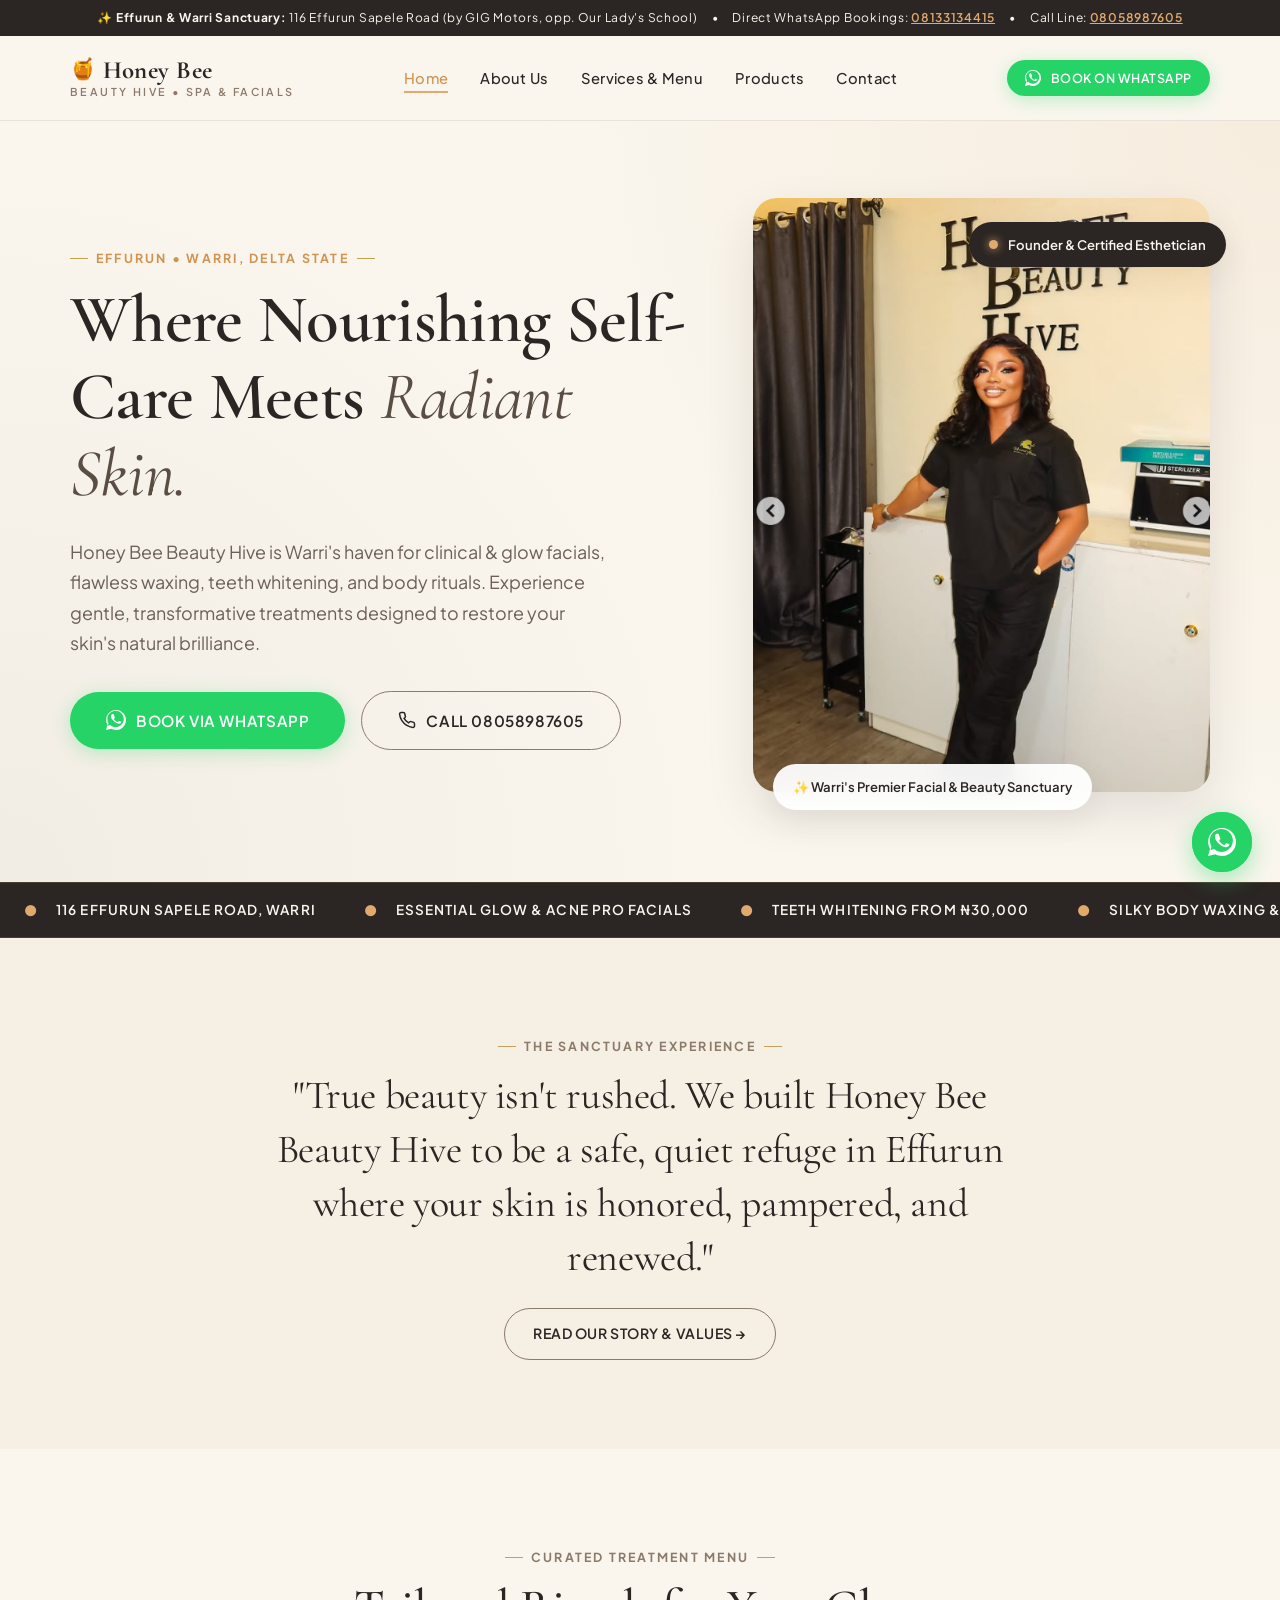
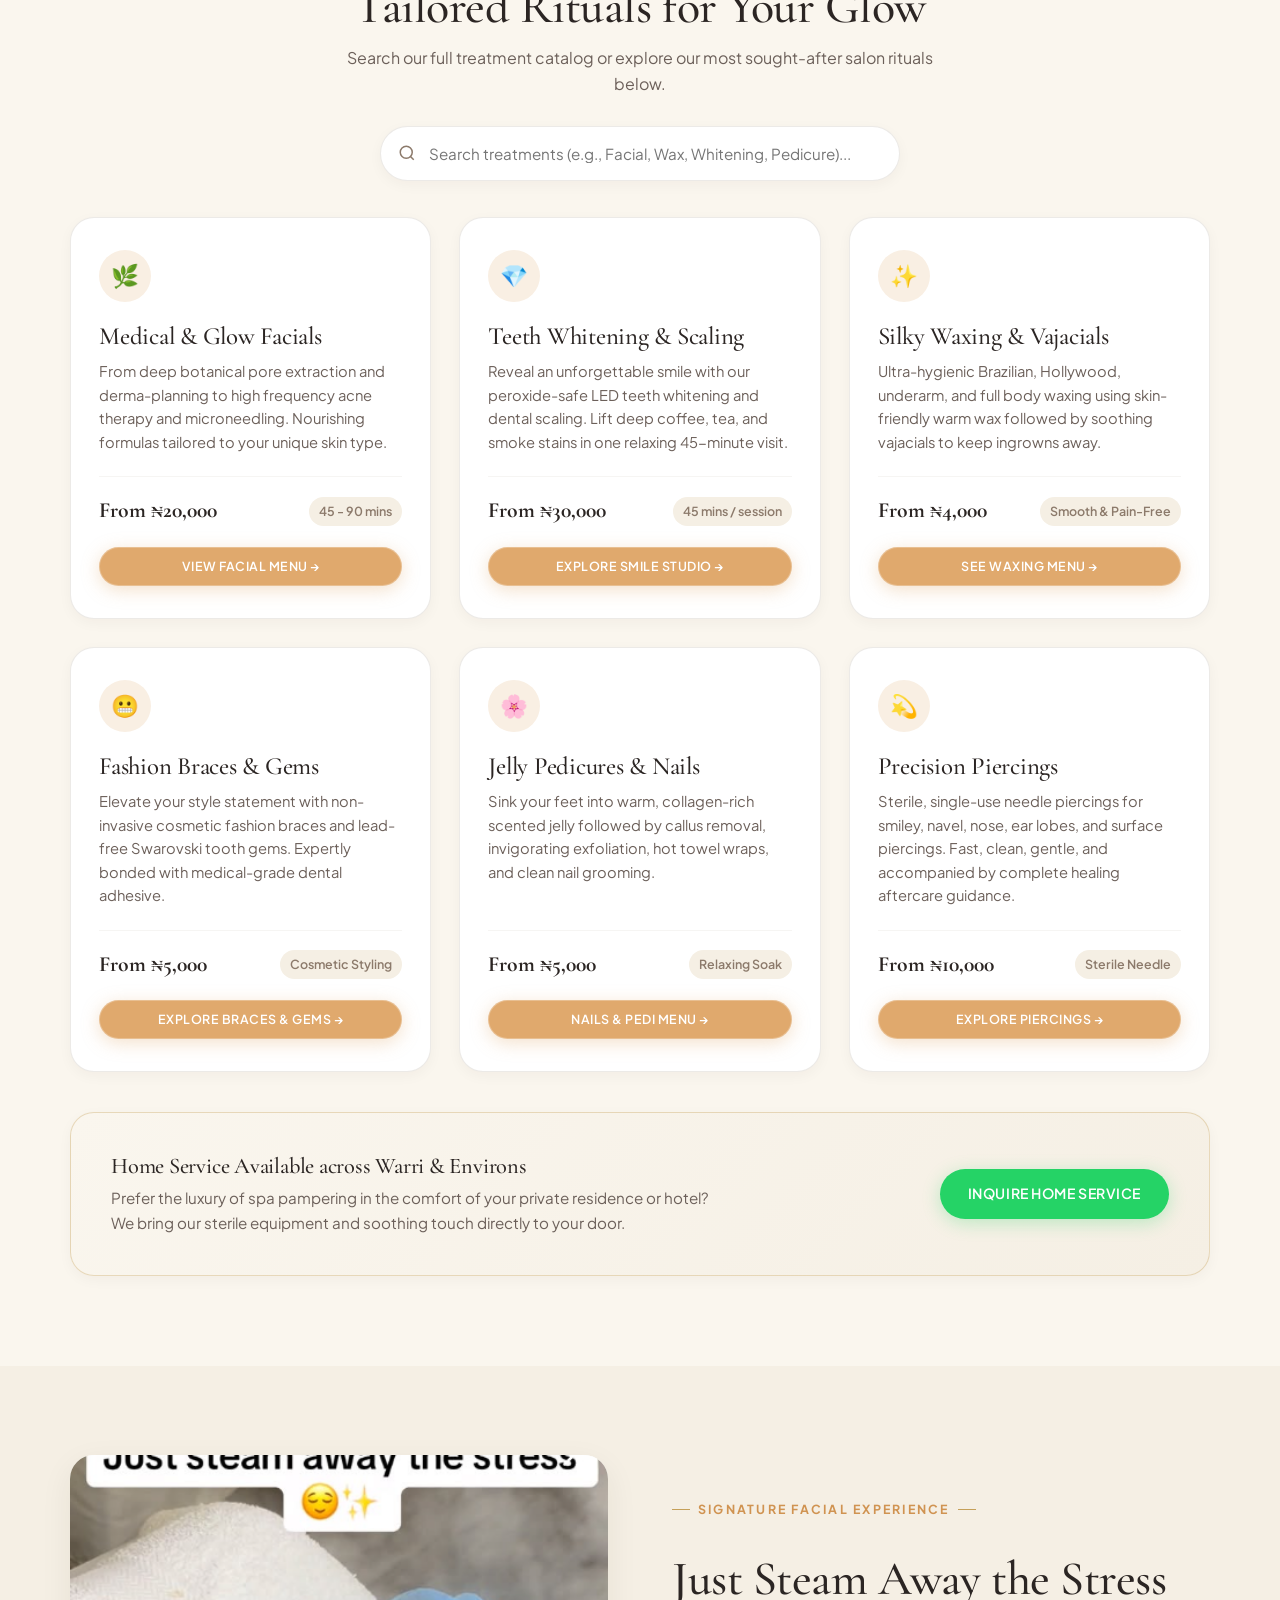
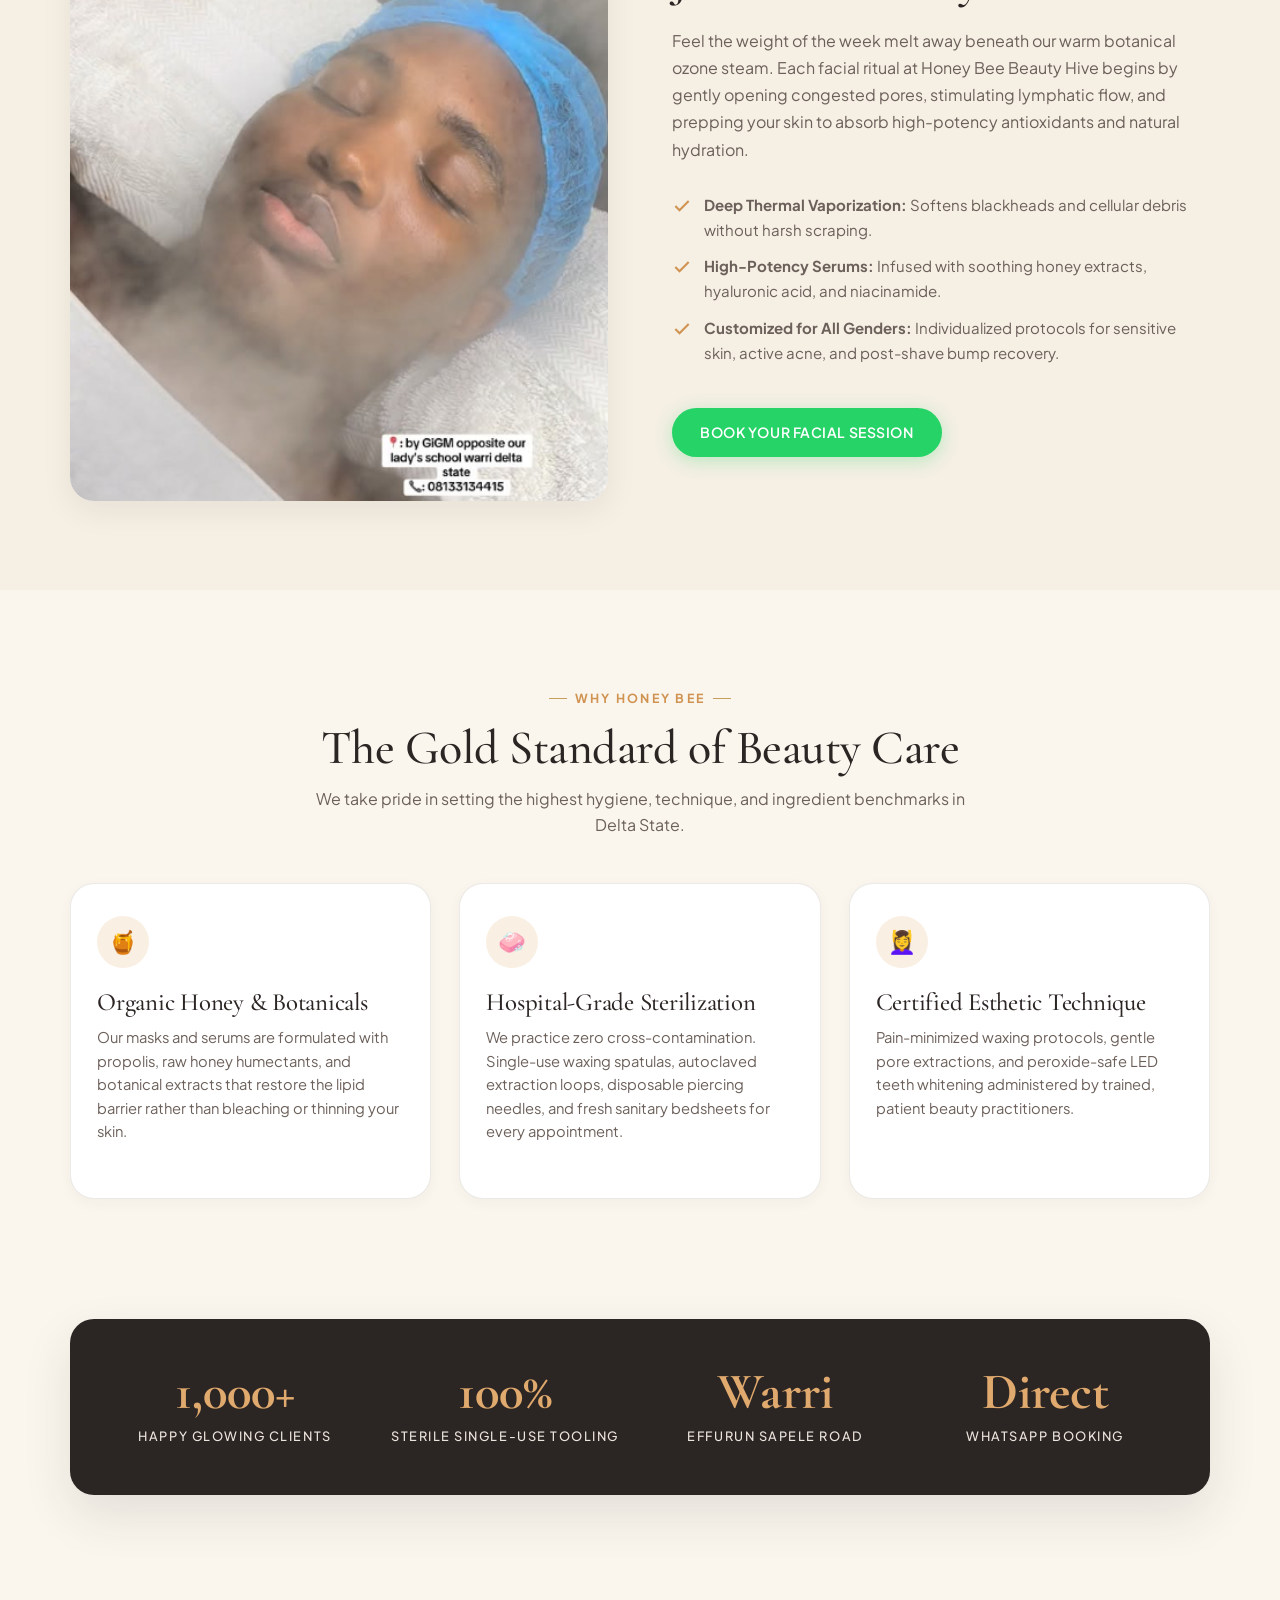
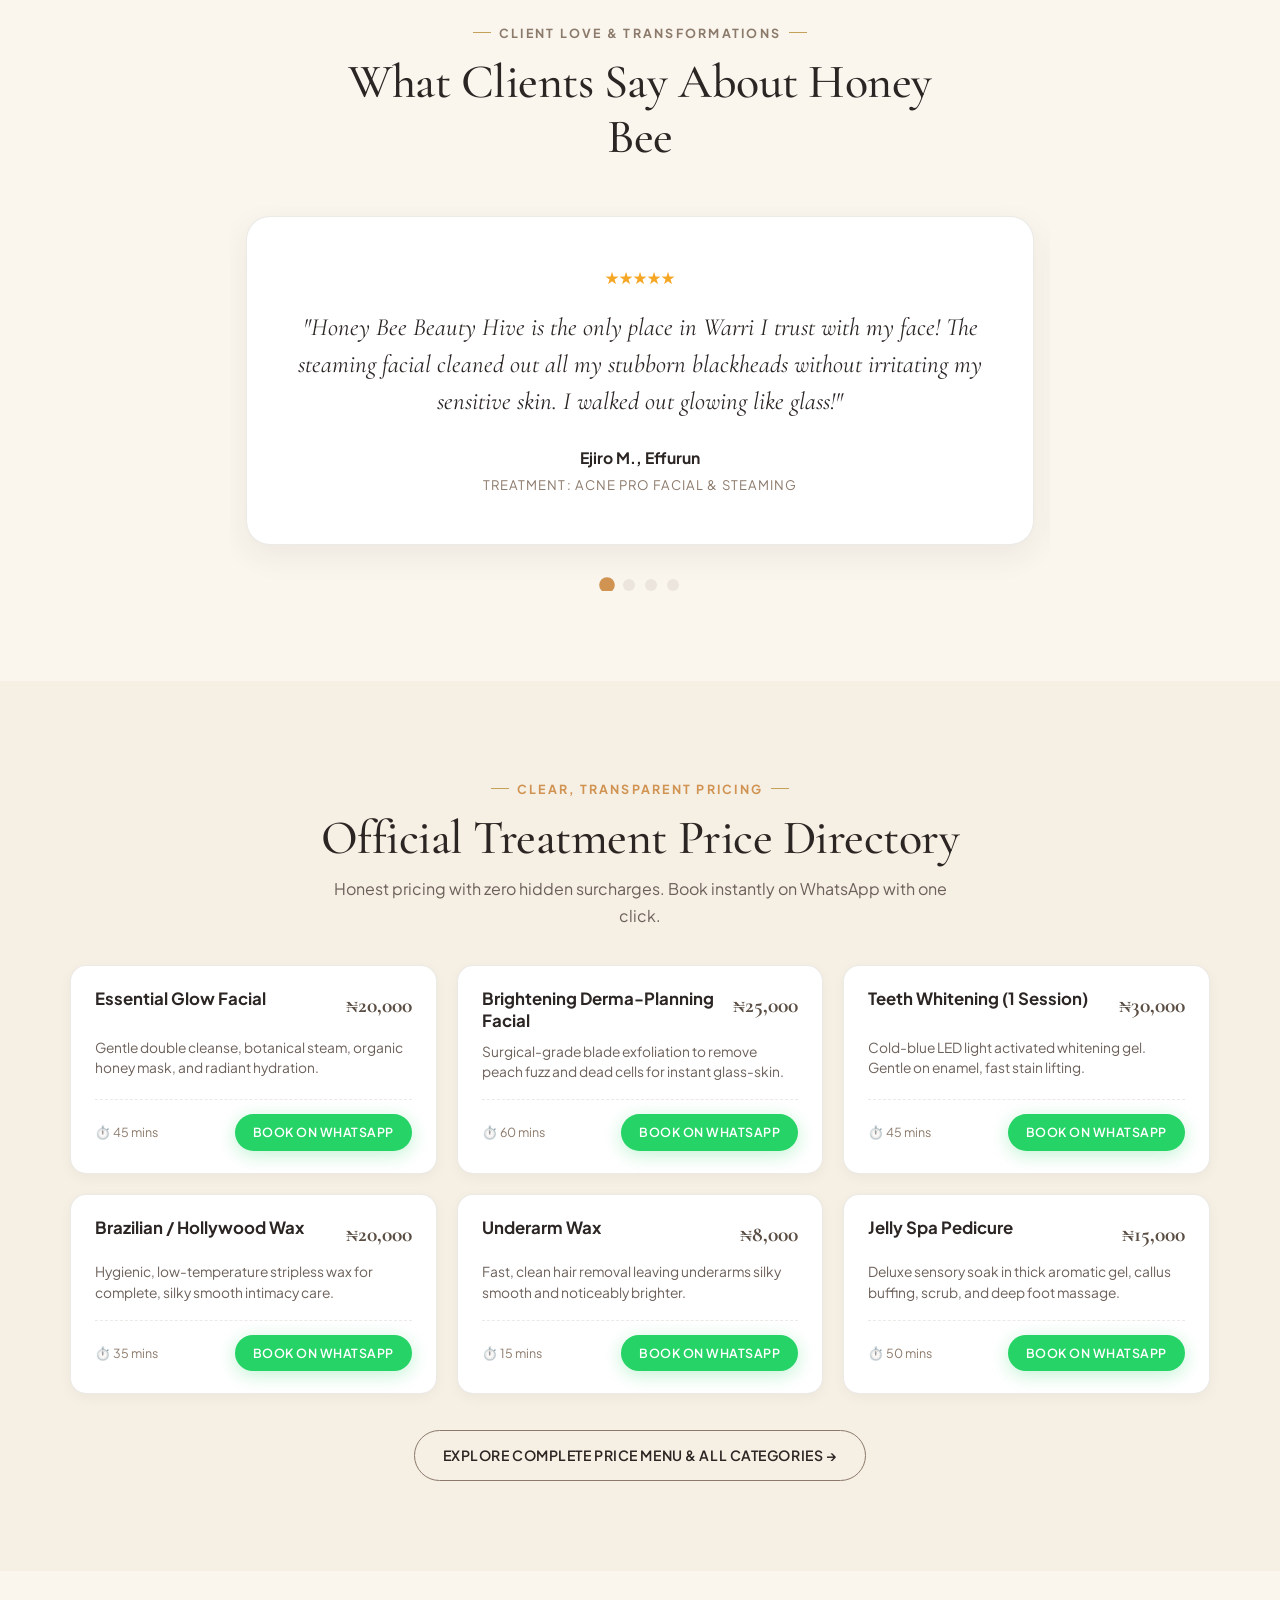
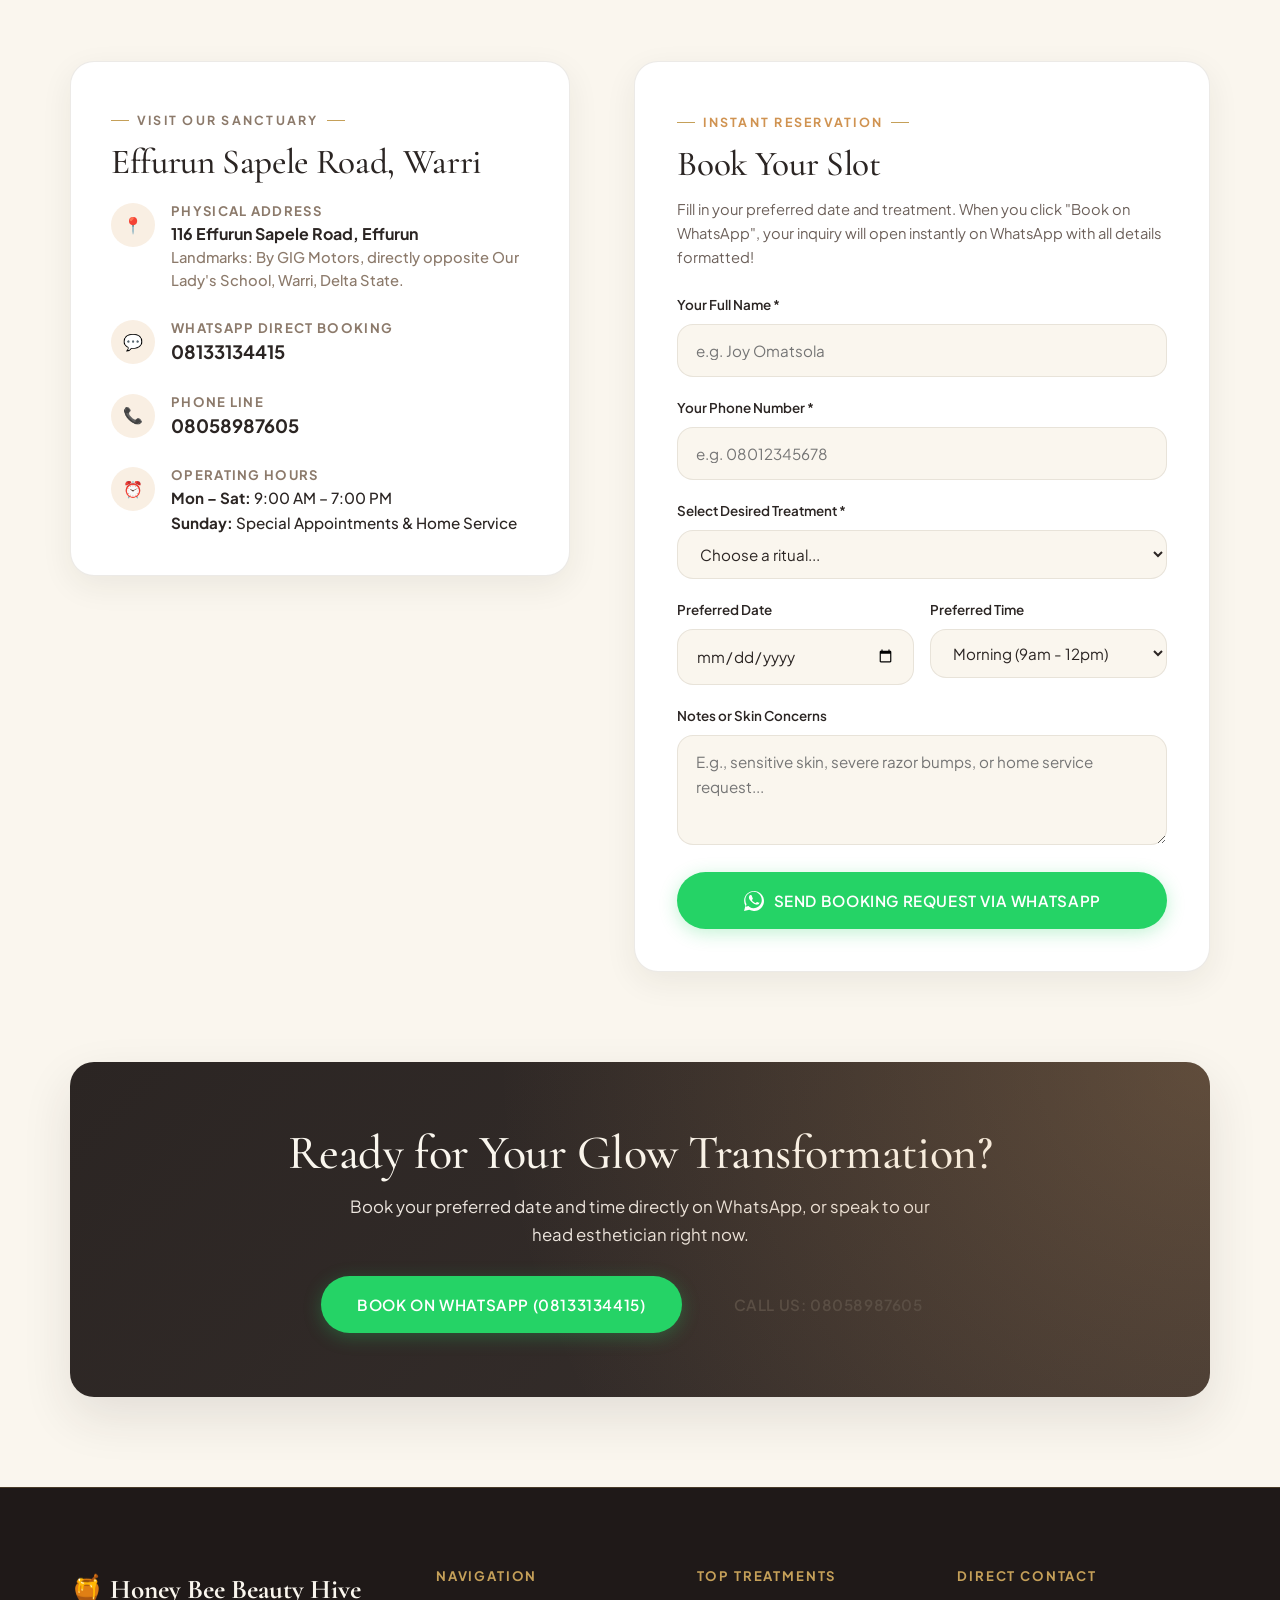
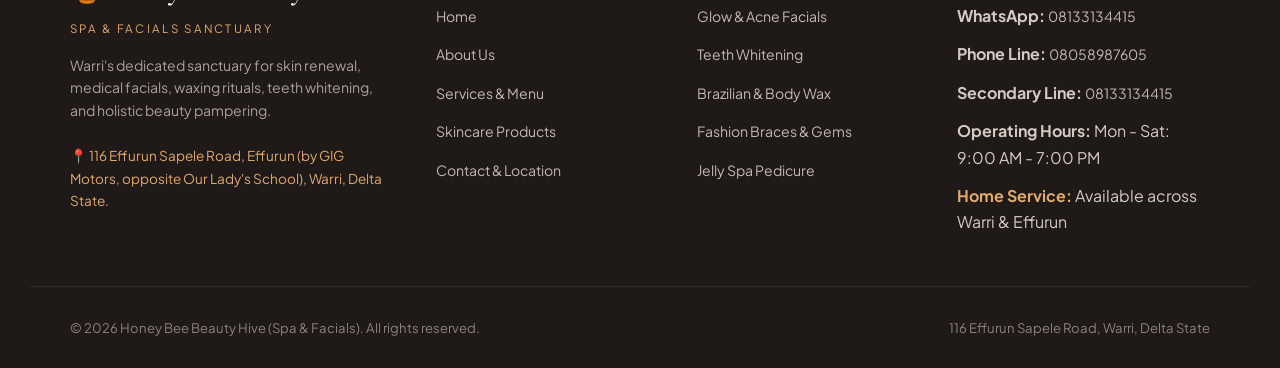
<file: index.html>
<!DOCTYPE html>
<html lang="en">
<head>
  <meta charset="UTF-8" />
  <meta name="viewport" content="width=device-width, initial-scale=1.0" />
  <title>Honey Bee Beauty Hive | Luxury Spa, Facials & Teeth Whitening in Warri, Delta State</title>
  <meta name="description" content="Honey Bee Beauty Hive (Spa & Facials) — Warri's serene beauty sanctuary for medical facials, waxing, teeth whitening, fashion braces, body care, and piercings. Located at 116 Effurun Sapele Road, Effurun, Warri." />
  <meta name="keywords" content="best facial spa in Warri, skincare spa Effurun, teeth whitening Warri, waxing in Delta State, Brazilian wax Warri, Honey Bee Beauty Hive" />
  <meta name="theme-color" content="#FAF6EE" />
  
  <!-- Favicon / Brand Icon -->
  <link rel="icon" href="data:image/svg+xml,<svg xmlns=%22http://www.w3.org/2000/svg%22 viewBox=%220 0 100 100%22><text y=%22.9em%22 font-size=%2290%22>🍯</text></svg>">
  
  <!-- CSS Stylesheet -->
  <link rel="stylesheet" href="assets/css/styles.css" />
</head>
<body>

  <!-- Top Announcement Bar -->
  <aside class="top-notice-bar" aria-label="Announcement">
    <div class="container top-notice-content">
      <span>✨ <strong>Effurun &amp; Warri Sanctuary:</strong> 116 Effurun Sapele Road (by GIG Motors, opp. Our Lady's School)</span>
      <span>•</span>
      <span>Direct WhatsApp Bookings: <a href="https://wa.me/2348133134415" target="_blank" rel="noopener">08133134415</a></span>
      <span>•</span>
      <span>Call Line: <a href="tel:+2348058987605">08058987605</a></span>
    </div>
  </aside>

  <!-- Sticky Luxury Header Navigation -->
  <header class="site-header">
    <div class="container nav-row">
      <a class="logo-lockup" href="index.html" aria-label="Honey Bee Beauty Hive Home">
        <span class="brand-title">
          <span class="bee-icon">🍯</span> Honey Bee
        </span>
        <span class="brand-tagline">Beauty Hive • Spa &amp; Facials</span>
      </a>

      <!-- Desktop Navigation -->
      <nav class="desktop-nav" aria-label="Main Navigation">
        <ul>
          <li><a class="active" href="index.html">Home</a></li>
          <li><a href="about.html">About Us</a></li>
          <li><a href="services.html">Services &amp; Menu</a></li>
          <li><a href="products.html">Products</a></li>
          <li><a href="contact.html">Contact</a></li>
        </ul>
      </nav>

      <!-- Header Direct Actions -->
      <div class="header-actions">
        <a class="btn btn-whatsapp btn-sm" href="https://wa.me/2348133134415?text=Hello%20Honey%20Bee%20Beauty%20Hive,%20I%20would%20like%20to%20book%20an%20appointment%20for%20a%20facial/spa%20treatment." target="_blank" rel="noopener">
          <svg width="16" height="16" viewBox="0 0 24 24" fill="currentColor" aria-hidden="true"><path d="M.057 24l1.687-6.163c-1.041-1.804-1.588-3.849-1.587-5.946C.06 5.348 5.397.01 12.008.01c3.202.001 6.212 1.243 8.477 3.513 2.266 2.27 3.507 5.28 3.505 8.484-.004 6.657-5.34 11.997-11.953 11.997-2.005-.001-3.973-.502-5.724-1.457L0 24zm6.59-4.846c1.6.95 3.188 1.449 4.825 1.451 5.436 0 9.86-4.37 9.864-9.799.002-2.63-1.023-5.101-2.885-6.97C16.638 1.966 14.122.94 11.5.942 6.066.942 1.642 5.312 1.637 10.742c-.002 1.772.464 3.506 1.352 5.04l-.841 3.076 3.199-.824zm11.383-5.05c-.3-.15-1.764-.87-2.038-.97-.274-.1-.474-.15-.674.15-.2.3-.77.97-.945 1.17-.175.2-.35.225-.65.075-.3-.15-1.263-.465-2.407-1.485-.89-.794-1.49-1.775-1.665-2.075-.175-.3-.019-.462.13-.611.135-.135.3-.35.45-.525.15-.175.2-.3.3-.5s.05-.375-.025-.525C10.044 7.6 9.4 6.035 9.13 5.39c-.26-.63-.53-.54-.73-.55-.19-.01-.41-.01-.61-.01-.2 0-.53.075-.81.375-.28.3-1.07 1.05-1.07 2.56 0 1.51 1.1 2.97 1.25 3.17.15.2 2.165 3.31 5.245 4.64.733.317 1.306.505 1.751.646.737.234 1.41.201 1.942.122.593-.088 1.764-.72 2.014-1.415.25-.695.25-1.29.175-1.415-.075-.125-.275-.2-.575-.35z"/></svg>
          Book on WhatsApp
        </a>
        <button id="menu-toggle" class="menu-toggle" aria-label="Toggle navigation menu">
          <svg width="26" height="26" viewBox="0 0 24 24" fill="none" stroke="currentColor" stroke-width="2"><line x1="3" y1="6" x2="21" y2="6"/><line x1="3" y1="12" x2="21" y2="12"/><line x1="3" y1="18" x2="21" y2="18"/></svg>
        </button>
      </div>
    </div>
  </header>

  <!-- Mobile Drawer Menu -->
  <aside class="mobile-drawer" id="mobile-drawer" aria-label="Mobile Navigation Drawer">
    <div class="overlay"></div>
    <div class="panel">
      <div class="drawer-top">
        <span class="logo-lockup">
          <span class="brand-title"><span class="bee-icon">🍯</span> Honey Bee</span>
          <span class="brand-tagline">Spa &amp; Facials</span>
        </span>
        <button id="drawer-close" aria-label="Close navigation menu" style="font-size:30px;line-height:1;color:var(--text-main);">&times;</button>
      </div>
      <nav class="drawer-nav">
        <ul>
          <li><a class="active" href="index.html">Home</a></li>
          <li><a href="about.html">About Us</a></li>
          <li><a href="services.html">Services &amp; Menu</a></li>
          <li><a href="products.html">Skincare Products</a></li>
          <li><a href="contact.html">Contact &amp; Visit</a></li>
        </ul>
      </nav>
      <div class="drawer-footer">
        <a class="btn btn-whatsapp" href="https://wa.me/2348133134415?text=Hello%20Honey%20Bee%20Beauty%20Hive,%20I%20would%20like%20to%20book%20an%20appointment." target="_blank" rel="noopener">Book via WhatsApp</a>
        <a class="btn btn-outline" href="tel:+2348058987605">Call 08058987605</a>
        <div class="drawer-loc">
          116 Effurun Sapele Road, Effurun (by GIG Motors, opp. Our Lady's School), Warri, Delta State
        </div>
      </div>
    </div>
  </aside>

  <!-- Hero Section -->
  <main>
    <section class="hero">
      <div class="container hero-grid">
        <div class="hero-copy">
          <div>
            <span class="eyebrow eyebrow-honey">Effurun • Warri, Delta State</span>
            <h1>Where Nourishing Self-Care Meets <em>Radiant Skin.</em></h1>
          </div>
          <p class="hero-sub">
            Honey Bee Beauty Hive is Warri's haven for clinical &amp; glow facials, flawless waxing, teeth whitening, and body rituals. Experience gentle, transformative treatments designed to restore your skin's natural brilliance.
          </p>
          <div class="hero-ctas">
            <a class="btn btn-whatsapp btn-lg" href="https://wa.me/2348133134415?text=Hello%20Honey%20Bee%20Beauty%20Hive,%20I%20would%20like%20to%20book%20an%20appointment%20for%20a%20facial/spa%20treatment." target="_blank" rel="noopener">
              <svg width="20" height="20" viewBox="0 0 24 24" fill="currentColor" aria-hidden="true"><path d="M.057 24l1.687-6.163c-1.041-1.804-1.588-3.849-1.587-5.946C.06 5.348 5.397.01 12.008.01c3.202.001 6.212 1.243 8.477 3.513 2.266 2.27 3.507 5.28 3.505 8.484-.004 6.657-5.34 11.997-11.953 11.997-2.005-.001-3.973-.502-5.724-1.457L0 24zm6.59-4.846c1.6.95 3.188 1.449 4.825 1.451 5.436 0 9.86-4.37 9.864-9.799.002-2.63-1.023-5.101-2.885-6.97C16.638 1.966 14.122.94 11.5.942 6.066.942 1.642 5.312 1.637 10.742c-.002 1.772.464 3.506 1.352 5.04l-.841 3.076 3.199-.824zm11.383-5.05c-.3-.15-1.764-.87-2.038-.97-.274-.1-.474-.15-.674.15-.2.3-.77.97-.945 1.17-.175.2-.35.225-.65.075-.3-.15-1.263-.465-2.407-1.485-.89-.794-1.49-1.775-1.665-2.075-.175-.3-.019-.462.13-.611.135-.135.3-.35.45-.525.15-.175.2-.3.3-.5s.05-.375-.025-.525C10.044 7.6 9.4 6.035 9.13 5.39c-.26-.63-.53-.54-.73-.55-.19-.01-.41-.01-.61-.01-.2 0-.53.075-.81.375-.28.3-1.07 1.05-1.07 2.56 0 1.51 1.1 2.97 1.25 3.17.15.2 2.165 3.31 5.245 4.64.733.317 1.306.505 1.751.646.737.234 1.41.201 1.942.122.593-.088 1.764-.72 2.014-1.415.25-.695.25-1.29.175-1.415-.075-.125-.275-.2-.575-.35z"/></svg>
              Book via WhatsApp
            </a>
            <a class="btn btn-outline btn-lg" href="tel:+2348058987605">
              <svg width="18" height="18" viewBox="0 0 24 24" fill="none" stroke="currentColor" stroke-width="2" aria-hidden="true"><path d="M22 16.92v3a2 2 0 0 1-2.18 2 19.79 19.79 0 0 1-8.63-3.07 19.5 19.5 0 0 1-6-6 19.79 19.79 0 0 1-3.07-8.67A2 2 0 0 1 4.11 2h3a2 2 0 0 1 2 1.72 12.84 12.84 0 0 0 .7 2.81 2 2 0 0 1-.45 2.11L8.09 9.91a16 16 0 0 0 6 6l1.27-1.27a2 2 0 0 1 2.11-.45 12.84 12.84 0 0 0 2.81.7A2 2 0 0 1 22 16.92z"></path></svg>
              Call 08058987605
            </a>
          </div>
        </div>

        <!-- Hero Featured Media (Founder & Studio Main Picture) -->
        <div class="hero-img-wrap">
          <div class="badge-float badge-float-top">
            <span class="badge-dot"></span>
            Founder &amp; Certified Esthetician
          </div>
          <div class="hero-img-frame">
            <img src="assets/images/founder.png?v=20261025" alt="Honey Bee Beauty Hive Founder &amp; Lead Esthetician at Warri Studio" width="600" height="780" fetchpriority="high" />
          </div>
          <div class="badge-float badge-float-bottom">
            <span>✨ Warri's Premier Facial &amp; Beauty Sanctuary</span>
          </div>
        </div>
      </div>
    </section>

    <!-- Animated Luxury Marquee Ticker -->
    <div class="ticker-band" aria-hidden="true">
      <div class="ticker-track">
        <span class="ticker-item"><span class="dot">●</span> 116 Effurun Sapele Road, Warri</span>
        <span class="ticker-item"><span class="dot">●</span> Essential Glow &amp; Acne Pro Facials</span>
        <span class="ticker-item"><span class="dot">●</span> Teeth Whitening from ₦30,000</span>
        <span class="ticker-item"><span class="dot">●</span> Silky Body Waxing &amp; Vajacials</span>
        <span class="ticker-item"><span class="dot">●</span> Jelly Spa Pedicures &amp; Manicures</span>
        <span class="ticker-item"><span class="dot">●</span> Fashion Braces &amp; Tooth Gems</span>
        <span class="ticker-item"><span class="dot">●</span> Instant WhatsApp Booking</span>
        
        <!-- Duplicated for seamless loop -->
        <span class="ticker-item"><span class="dot">●</span> 116 Effurun Sapele Road, Warri</span>
        <span class="ticker-item"><span class="dot">●</span> Essential Glow &amp; Acne Pro Facials</span>
        <span class="ticker-item"><span class="dot">●</span> Teeth Whitening from ₦30,000</span>
        <span class="ticker-item"><span class="dot">●</span> Silky Body Waxing &amp; Vajacials</span>
        <span class="ticker-item"><span class="dot">●</span> Jelly Spa Pedicures &amp; Manicures</span>
        <span class="ticker-item"><span class="dot">●</span> Fashion Braces &amp; Tooth Gems</span>
        <span class="ticker-item"><span class="dot">●</span> Instant WhatsApp Booking</span>
      </div>
    </div>

    <!-- The Sanctuary Hook Section -->
    <section class="section section-warm">
      <div class="container story-hook-wrap">
        <span class="eyebrow">The Sanctuary Experience</span>
        <h2 class="story-hook-quote">
          "True beauty isn't rushed. We built Honey Bee Beauty Hive to be a safe, quiet refuge in Effurun where your skin is honored, pampered, and renewed."
        </h2>
        <div style="margin-top:24px;">
          <a class="btn btn-outline" href="about.html">Read Our Story &amp; Values →</a>
        </div>
      </div>
    </section>

    <!-- Interactive Search & Featured Services Preview -->
    <section class="section">
      <div class="container">
        <div class="text-center" style="max-width:620px;margin:0 auto 28px;">
          <span class="eyebrow">Curated Treatment Menu</span>
          <h2>Tailored Rituals for Your Glow</h2>
          <p style="color:var(--text-muted);margin-top:10px;">Search our full treatment catalog or explore our most sought-after salon rituals below.</p>
        </div>

        <!-- Interactive Treatment Search (Inspired by annie-aesthetics) -->
        <div class="search-filter-wrap">
          <div class="search-input-box">
            <svg class="search-icon" width="18" height="18" viewBox="0 0 24 24" fill="none" stroke="currentColor" stroke-width="2"><circle cx="11" cy="11" r="8"/><line x1="21" y1="21" x2="16.65" y2="16.65"/></svg>
            <input type="search" id="home-search" placeholder="Search treatments (e.g., Facial, Wax, Whitening, Pedicure)..." autocomplete="off" />
          </div>
          <div class="search-results-dropdown" id="home-search-results"></div>
        </div>

        <!-- Featured Service Cards Grid -->
        <div class="services-grid">
          
          <!-- Card 1: Facials -->
          <article class="service-card">
            <div class="service-card-icon">🌿</div>
            <h3>Medical &amp; Glow Facials</h3>
            <p>From deep botanical pore extraction and derma-planning to high frequency acne therapy and microneedling. Nourishing formulas tailored to your unique skin type.</p>
            <div class="service-card-meta">
              <span class="price-tag">From ₦20,000</span>
              <span class="duration-tag">45 - 90 mins</span>
            </div>
            <a class="btn btn-primary btn-sm" href="services.html#facials">View Facial Menu →</a>
          </article>

          <!-- Card 2: Teeth Aesthetics -->
          <article class="service-card">
            <div class="service-card-icon">💎</div>
            <h3>Teeth Whitening &amp; Scaling</h3>
            <p>Reveal an unforgettable smile with our peroxide-safe LED teeth whitening and dental scaling. Lift deep coffee, tea, and smoke stains in one relaxing 45-minute visit.</p>
            <div class="service-card-meta">
              <span class="price-tag">From ₦30,000</span>
              <span class="duration-tag">45 mins / session</span>
            </div>
            <a class="btn btn-primary btn-sm" href="services.html#teeth">Explore Smile Studio →</a>
          </article>

          <!-- Card 3: Silky Waxing -->
          <article class="service-card">
            <div class="service-card-icon">✨</div>
            <h3>Silky Waxing &amp; Vajacials</h3>
            <p>Ultra-hygienic Brazilian, Hollywood, underarm, and full body waxing using skin-friendly warm wax followed by soothing vajacials to keep ingrowns away.</p>
            <div class="service-card-meta">
              <span class="price-tag">From ₦4,000</span>
              <span class="duration-tag">Smooth &amp; Pain-Free</span>
            </div>
            <a class="btn btn-primary btn-sm" href="services.html#waxing">See Waxing Menu →</a>
          </article>

          <!-- Card 4: Fashion Braces & Gems -->
          <article class="service-card">
            <div class="service-card-icon">😬</div>
            <h3>Fashion Braces &amp; Gems</h3>
            <p>Elevate your style statement with non-invasive cosmetic fashion braces and lead-free Swarovski tooth gems. Expertly bonded with medical-grade dental adhesive.</p>
            <div class="service-card-meta">
              <span class="price-tag">From ₦5,000</span>
              <span class="duration-tag">Cosmetic Styling</span>
            </div>
            <a class="btn btn-primary btn-sm" href="services.html#braces">Explore Braces &amp; Gems →</a>
          </article>

          <!-- Card 5: Pedicure & Manicure -->
          <article class="service-card">
            <div class="service-card-icon">🌸</div>
            <h3>Jelly Pedicures &amp; Nails</h3>
            <p>Sink your feet into warm, collagen-rich scented jelly followed by callus removal, invigorating exfoliation, hot towel wraps, and clean nail grooming.</p>
            <div class="service-card-meta">
              <span class="price-tag">From ₦5,000</span>
              <span class="duration-tag">Relaxing Soak</span>
            </div>
            <a class="btn btn-primary btn-sm" href="services.html#pedicure">Nails &amp; Pedi Menu →</a>
          </article>

          <!-- Card 6: Studio Piercings -->
          <article class="service-card">
            <div class="service-card-icon">💫</div>
            <h3>Precision Piercings</h3>
            <p>Sterile, single-use needle piercings for smiley, navel, nose, ear lobes, and surface piercings. Fast, clean, gentle, and accompanied by complete healing aftercare guidance.</p>
            <div class="service-card-meta">
              <span class="price-tag">From ₦10,000</span>
              <span class="duration-tag">Sterile Needle</span>
            </div>
            <a class="btn btn-primary btn-sm" href="services.html#piercings">Explore Piercings →</a>
          </article>

        </div>

        <!-- Benchmark Feature: Home Service Box -->
        <div class="home-service-banner">
          <div class="home-service-text">
            <h4>Home Service Available across Warri &amp; Environs</h4>
            <p>Prefer the luxury of spa pampering in the comfort of your private residence or hotel? We bring our sterile equipment and soothing touch directly to your door.</p>
          </div>
          <a class="btn btn-whatsapp" href="https://wa.me/2348133134415?text=Hello%20Honey%20Bee%20Beauty%20Hive,%20I%20am%20inquiring%20about%20Home%20Service%20availability%20in%20Warri." target="_blank" rel="noopener">Inquire Home Service</a>
        </div>
      </div>
    </section>

    <!-- Visual Spotlight: Facial Steaming Ritual (User Photo 2) -->
    <section class="section section-warm">
      <div class="container spotlight-grid">
        <div class="spotlight-img-frame">
          <img src="assets/images/facial-steam.png" alt="Steam away stress with our warm facial hydration at Honey Bee Beauty Hive" width="560" height="700" loading="lazy" />
        </div>
        <div class="spotlight-copy">
          <span class="eyebrow eyebrow-honey">Signature Facial Experience</span>
          <h2>Just Steam Away the Stress</h2>
          <p style="color:var(--text-muted);line-height:1.7;">
            Feel the weight of the week melt away beneath our warm botanical ozone steam. Each facial ritual at Honey Bee Beauty Hive begins by gently opening congested pores, stimulating lymphatic flow, and prepping your skin to absorb high-potency antioxidants and natural hydration.
          </p>
          <div class="spotlight-points">
            <div class="spotlight-point">
              <svg width="20" height="20" viewBox="0 0 24 24" fill="none" stroke="currentColor" stroke-width="2.5"><polyline points="20 6 9 17 4 12"/></svg>
              <span><strong>Deep Thermal Vaporization:</strong> Softens blackheads and cellular debris without harsh scraping.</span>
            </div>
            <div class="spotlight-point">
              <svg width="20" height="20" viewBox="0 0 24 24" fill="none" stroke="currentColor" stroke-width="2.5"><polyline points="20 6 9 17 4 12"/></svg>
              <span><strong>High-Potency Serums:</strong> Infused with soothing honey extracts, hyaluronic acid, and niacinamide.</span>
            </div>
            <div class="spotlight-point">
              <svg width="20" height="20" viewBox="0 0 24 24" fill="none" stroke="currentColor" stroke-width="2.5"><polyline points="20 6 9 17 4 12"/></svg>
              <span><strong>Customized for All Genders:</strong> Individualized protocols for sensitive skin, active acne, and post-shave bump recovery.</span>
            </div>
          </div>
          <div style="margin-top:12px;">
            <a class="btn btn-whatsapp" href="https://wa.me/2348133134415?text=Hello%20Honey%20Bee%20Beauty%20Hive,%20I%20would%20like%20to%20book%20a%20Steaming%20Glow%20Facial%20session." target="_blank" rel="noopener">Book Your Facial Session</a>
          </div>
        </div>
      </div>
    </section>

    <!-- Why Choose Us / Benefits Section -->
    <section class="section">
      <div class="container">
        <div class="text-center" style="max-width:650px;margin:0 auto 44px;">
          <span class="eyebrow eyebrow-honey">Why Honey Bee</span>
          <h2>The Gold Standard of Beauty Care</h2>
          <p style="color:var(--text-muted);margin-top:10px;">We take pride in setting the highest hygiene, technique, and ingredient benchmarks in Delta State.</p>
        </div>

        <div class="services-grid">
          <div class="service-card" style="padding:32px 26px;">
            <div class="service-card-icon">🍯</div>
            <h3>Organic Honey &amp; Botanicals</h3>
            <p>Our masks and serums are formulated with propolis, raw honey humectants, and botanical extracts that restore the lipid barrier rather than bleaching or thinning your skin.</p>
          </div>

          <div class="service-card" style="padding:32px 26px;">
            <div class="service-card-icon">🧼</div>
            <h3>Hospital-Grade Sterilization</h3>
            <p>We practice zero cross-contamination. Single-use waxing spatulas, autoclaved extraction loops, disposable piercing needles, and fresh sanitary bedsheets for every appointment.</p>
          </div>

          <div class="service-card" style="padding:32px 26px;">
            <div class="service-card-icon">💆‍♀️</div>
            <h3>Certified Esthetic Technique</h3>
            <p>Pain-minimized waxing protocols, gentle pore extractions, and peroxide-safe LED teeth whitening administered by trained, patient beauty practitioners.</p>
          </div>
        </div>
      </div>
    </section>

    <!-- Key Statistics Row -->
    <section class="container" style="padding-top:10px;padding-bottom:10px;">
      <div class="stats-banner">
        <div class="stats-grid">
          <div>
            <div class="stat-num">1,000+</div>
            <div class="stat-label">Happy Glowing Clients</div>
          </div>
          <div>
            <div class="stat-num">100%</div>
            <div class="stat-label">Sterile Single-Use Tooling</div>
          </div>
          <div>
            <div class="stat-num">Warri</div>
            <div class="stat-label">Effurun Sapele Road</div>
          </div>
          <div>
            <div class="stat-num">Direct</div>
            <div class="stat-label">WhatsApp Booking</div>
          </div>
        </div>
      </div>
    </section>

    <!-- Verified Client Reviews & Testimonials Carousel -->
    <section class="section reviews-section">
      <div class="container">
        <div class="text-center" style="max-width:600px;margin:0 auto;">
          <span class="eyebrow">Client Love &amp; Transformations</span>
          <h2>What Clients Say About Honey Bee</h2>
        </div>

        <div class="review-slider-wrap">
          <div class="review-track" id="review-track">
            
            <!-- Slide 1 -->
            <div class="review-slide">
              <div class="review-card">
                <div class="review-stars">★★★★★</div>
                <blockquote class="review-quote">
                  "Honey Bee Beauty Hive is the only place in Warri I trust with my face! The steaming facial cleaned out all my stubborn blackheads without irritating my sensitive skin. I walked out glowing like glass!"
                </blockquote>
                <div class="review-meta">
                  <span class="author-name">Ejiro M., Effurun</span>
                  <span class="service-booked">Treatment: Acne Pro Facial &amp; Steaming</span>
                </div>
              </div>
            </div>

            <!-- Slide 2 -->
            <div class="review-slide">
              <div class="review-card">
                <div class="review-stars">★★★★★</div>
                <blockquote class="review-quote">
                  "My underarms have never felt this smooth! Their waxing is fast, neat, and virtually painless. Plus, the location by GIG Motors opposite Our Lady's School is super accessible with safe parking."
                </blockquote>
                <div class="review-meta">
                  <span class="author-name">Blessing O., Warri</span>
                  <span class="service-booked">Treatment: Underarm Waxing &amp; Vajacial</span>
                </div>
              </div>
            </div>

            <!-- Slide 3 -->
            <div class="review-slide">
              <div class="review-card">
                <div class="review-stars">★★★★★</div>
                <blockquote class="review-quote">
                  "I was nervous about teeth whitening because of sensitivity, but 45 minutes with Honey Bee gave me 3 shades brighter smile without any ache. Truly top-tier luxury in Delta State."
                </blockquote>
                <div class="review-meta">
                  <span class="author-name">David T., Enerhen</span>
                  <span class="service-booked">Treatment: 45-Min Teeth Whitening Session</span>
                </div>
              </div>
            </div>

            <!-- Slide 4 -->
            <div class="review-slide">
              <div class="review-card">
                <div class="review-stars">★★★★★</div>
                <blockquote class="review-quote">
                  "As a man, finding a spa where you feel comfortable and properly cared for is rare. The beards and bumps treatment cleared my razor bumps within 10 days. Exceptional professionalism!"
                </blockquote>
                <div class="review-meta">
                  <span class="author-name">Kelvin A., Warri</span>
                  <span class="service-booked">Treatment: Men's Facial &amp; Beard Treatment</span>
                </div>
              </div>
            </div>

          </div>
          <div class="review-dots" id="review-dots"></div>
        </div>
      </div>
    </section>

    <!-- Master Price Menu Preview Section (Strictly Separated from Photos) -->
    <section class="section section-warm">
      <div class="container">
        <div class="text-center" style="max-width:650px;margin:0 auto 36px;">
          <span class="eyebrow eyebrow-honey">Clear, Transparent Pricing</span>
          <h2>Official Treatment Price Directory</h2>
          <p style="color:var(--text-muted);margin-top:10px;">Honest pricing with zero hidden surcharges. Book instantly on WhatsApp with one click.</p>
        </div>

        <div class="pricing-list-grid">
          
          <!-- Item 1 -->
          <div class="pricing-item-card">
            <div class="pricing-item-top">
              <div class="pricing-item-name">Essential Glow Facial</div>
              <div class="pricing-item-price">₦20,000</div>
            </div>
            <p class="pricing-item-desc">Gentle double cleanse, botanical steam, organic honey mask, and radiant hydration.</p>
            <div class="pricing-item-actions">
              <span class="pricing-duration">⏱️ 45 mins</span>
              <a class="btn btn-whatsapp btn-sm" href="https://wa.me/2348133134415?text=Hello%20Honey%20Bee,%20I%20would%20like%20to%20book%20the%20Essential%20Glow%20Facial%20(₦20,000)." target="_blank" rel="noopener">Book on WhatsApp</a>
            </div>
          </div>

          <!-- Item 2 -->
          <div class="pricing-item-card">
            <div class="pricing-item-top">
              <div class="pricing-item-name">Brightening Derma-Planning Facial</div>
              <div class="pricing-item-price">₦25,000</div>
            </div>
            <p class="pricing-item-desc">Surgical-grade blade exfoliation to remove peach fuzz and dead cells for instant glass-skin.</p>
            <div class="pricing-item-actions">
              <span class="pricing-duration">⏱️ 60 mins</span>
              <a class="btn btn-whatsapp btn-sm" href="https://wa.me/2348133134415?text=Hello%20Honey%20Bee,%20I%20would%20like%20to%20book%20the%20Brightening%20Derma-planning%20Facial%20(₦25,000)." target="_blank" rel="noopener">Book on WhatsApp</a>
            </div>
          </div>

          <!-- Item 3 -->
          <div class="pricing-item-card">
            <div class="pricing-item-top">
              <div class="pricing-item-name">Teeth Whitening (1 Session)</div>
              <div class="pricing-item-price">₦30,000</div>
            </div>
            <p class="pricing-item-desc">Cold-blue LED light activated whitening gel. Gentle on enamel, fast stain lifting.</p>
            <div class="pricing-item-actions">
              <span class="pricing-duration">⏱️ 45 mins</span>
              <a class="btn btn-whatsapp btn-sm" href="https://wa.me/2348133134415?text=Hello%20Honey%20Bee,%20I%20would%20like%20to%20book%20Teeth%20Whitening%201%20Session%20(₦30,000)." target="_blank" rel="noopener">Book on WhatsApp</a>
            </div>
          </div>

          <!-- Item 4 -->
          <div class="pricing-item-card">
            <div class="pricing-item-top">
              <div class="pricing-item-name">Brazilian / Hollywood Wax</div>
              <div class="pricing-item-price">₦20,000</div>
            </div>
            <p class="pricing-item-desc">Hygienic, low-temperature stripless wax for complete, silky smooth intimacy care.</p>
            <div class="pricing-item-actions">
              <span class="pricing-duration">⏱️ 35 mins</span>
              <a class="btn btn-whatsapp btn-sm" href="https://wa.me/2348133134415?text=Hello%20Honey%20Bee,%20I%20would%20like%20to%20book%20Brazilian/Hollywood%20Wax%20(₦20,000)." target="_blank" rel="noopener">Book on WhatsApp</a>
            </div>
          </div>

          <!-- Item 5 -->
          <div class="pricing-item-card">
            <div class="pricing-item-top">
              <div class="pricing-item-name">Underarm Wax</div>
              <div class="pricing-item-price">₦8,000</div>
            </div>
            <p class="pricing-item-desc">Fast, clean hair removal leaving underarms silky smooth and noticeably brighter.</p>
            <div class="pricing-item-actions">
              <span class="pricing-duration">⏱️ 15 mins</span>
              <a class="btn btn-whatsapp btn-sm" href="https://wa.me/2348133134415?text=Hello%20Honey%20Bee,%20I%20would%20like%20to%20book%20Underarm%20Wax%20(₦8,000)." target="_blank" rel="noopener">Book on WhatsApp</a>
            </div>
          </div>

          <!-- Item 6 -->
          <div class="pricing-item-card">
            <div class="pricing-item-top">
              <div class="pricing-item-name">Jelly Spa Pedicure</div>
              <div class="pricing-item-price">₦15,000</div>
            </div>
            <p class="pricing-item-desc">Deluxe sensory soak in thick aromatic gel, callus buffing, scrub, and deep foot massage.</p>
            <div class="pricing-item-actions">
              <span class="pricing-duration">⏱️ 50 mins</span>
              <a class="btn btn-whatsapp btn-sm" href="https://wa.me/2348133134415?text=Hello%20Honey%20Bee,%20I%20would%20like%20to%20book%20the%20Jelly%20Pedicure%20(₦15,000)." target="_blank" rel="noopener">Book on WhatsApp</a>
            </div>
          </div>

        </div>

        <div class="text-center" style="margin-top:36px;">
          <a class="btn btn-outline" href="services.html">Explore Complete Price Menu &amp; All Categories →</a>
        </div>
      </div>
    </section>

    <!-- On-Page Quick WhatsApp Booking Form & Direct Contact -->
    <section class="section">
      <div class="container contact-grid">
        
        <!-- Sanctuary Location Info -->
        <div class="contact-info-card">
          <span class="eyebrow">Visit Our Sanctuary</span>
          <h2 style="font-size:2.2rem;margin-bottom:20px;">Effurun Sapele Road, Warri</h2>
          
          <div class="contact-detail-row">
            <div class="contact-icon-box">📍</div>
            <div class="contact-text-box">
              <h5>Physical Address</h5>
              <p>
                <strong>116 Effurun Sapele Road, Effurun</strong><br>
                <span style="color:var(--brand-taupe);font-size:0.92rem;">Landmarks: By GIG Motors, directly opposite Our Lady's School, Warri, Delta State.</span>
              </p>
            </div>
          </div>

          <div class="contact-detail-row">
            <div class="contact-icon-box">💬</div>
            <div class="contact-text-box">
              <h5>WhatsApp Direct Booking</h5>
              <p>
                <a href="https://wa.me/2348133134415?text=Hello%20Honey%20Bee%20Beauty%20Hive,%20I%20would%20like%20to%20book%20an%20appointment." target="_blank" rel="noopener" style="font-weight:700;color:var(--text-main);font-size:1.15rem;">
                  08133134415
                </a>
              </p>
            </div>
          </div>

          <div class="contact-detail-row">
            <div class="contact-icon-box">📞</div>
            <div class="contact-text-box">
              <h5>Phone Line</h5>
              <p>
                <a href="tel:+2348058987605" style="font-weight:700;color:var(--text-main);font-size:1.15rem;">
                  08058987605
                </a>
              </p>
            </div>
          </div>

          <div class="contact-detail-row" style="margin-bottom:0;">
            <div class="contact-icon-box">⏰</div>
            <div class="contact-text-box">
              <h5>Operating Hours</h5>
              <p style="font-size:0.95rem;line-height:1.6;">
                <strong>Mon – Sat:</strong> 9:00 AM – 7:00 PM<br>
                <strong>Sunday:</strong> Special Appointments &amp; Home Service
              </p>
            </div>
          </div>
        </div>

        <!-- Direct WhatsApp Booking Form -->
        <div class="booking-form-card">
          <span class="eyebrow eyebrow-honey">Instant Reservation</span>
          <h2 style="font-size:2.2rem;margin-bottom:12px;">Book Your Slot</h2>
          <p style="color:var(--text-muted);font-size:0.92rem;margin-bottom:24px;">
            Fill in your preferred date and treatment. When you click "Book on WhatsApp", your inquiry will open instantly on WhatsApp with all details formatted!
          </p>

          <form id="appointment-inquiry-form">
            <div class="form-group">
              <label for="client-name">Your Full Name *</label>
              <input type="text" id="client-name" class="form-control" placeholder="e.g. Joy Omatsola" required />
            </div>

            <div class="form-group">
              <label for="client-phone">Your Phone Number *</label>
              <input type="tel" id="client-phone" class="form-control" placeholder="e.g. 08012345678" required />
            </div>

            <div class="form-group">
              <label for="treatment-selected">Select Desired Treatment *</label>
              <select id="treatment-selected" class="form-control" required>
                <option value="" disabled selected>Choose a ritual...</option>
                <option value="Essential Glow Facial (₦20,000)">Essential Glow Facial — ₦20,000</option>
                <option value="Brightening Derma-planning Facial (₦25,000)">Brightening Derma-planning Facial — ₦25,000</option>
                <option value="High Frequency Acne Facial (₦30,000)">High Frequency Acne Facial — ₦30,000</option>
                <option value="Acne Pro Clinical Facial (₦40,000)">Acne Pro Clinical Facial — ₦40,000</option>
                <option value="Teeth Whitening 1 Session (₦30,000)">Teeth Whitening 1 Session — ₦30,000</option>
                <option value="Teeth Whitening 2 Sessions (₦55,000)">Teeth Whitening 2 Sessions — ₦55,000</option>
                <option value="Teeth Whitening 3 Sessions (₦80,000)">Teeth Whitening 3 Sessions — ₦80,000</option>
                <option value="Teeth Scaling & Polishing (₦20,000+)">Teeth Scaling & Polishing — ₦20,000+</option>
                <option value="Cosmetic Fashion Braces (₦40,000)">Fashion Braces — ₦40,000</option>
                <option value="Tooth Gems (₦5,000+)">Tooth Gems — ₦5,000+</option>
                <option value="Brazilian / Hollywood Wax (₦20,000)">Brazilian / Hollywood Wax — ₦20,000</option>
                <option value="Underarm Wax (₦8,000)">Underarm Wax — ₦8,000</option>
                <option value="Vajacial & Brazilian Wax Combo (₦30,000)">Vajacial & Brazilian Wax Combo — ₦30,000</option>
                <option value="Full Body Wax (₦80,000)">Full Body Wax — ₦80,000</option>
                <option value="Full Body Wax & Vajacials (₦90,000)">Full Body Wax & Vajacials — ₦90,000</option>
                <option value="Beards / Bumps Treatment (₦20,000)">Beards & Bumps Treatment — ₦20,000</option>
                <option value="Jelly Spa Pedicure (₦15,000)">Jelly Spa Pedicure — ₦15,000</option>
                <option value="Basic Pedicure (₦12,000)">Basic Pedicure — ₦12,000</option>
                <option value="Manicure Care (₦5,000)">Manicure Care — ₦5,000</option>
                <option value="Smiley / Navel / Nose / Ear Piercing (₦10,000)">Piercing — From ₦10,000</option>
              </select>
            </div>

            <div style="display:grid;grid-template-columns:1fr 1fr;gap:16px;">
              <div class="form-group">
                <label for="preferred-date">Preferred Date</label>
                <input type="date" id="preferred-date" class="form-control" />
              </div>

              <div class="form-group">
                <label for="preferred-time">Preferred Time</label>
                <select id="preferred-time" class="form-control">
                  <option value="Morning (9am - 12pm)">Morning (9am - 12pm)</option>
                  <option value="Afternoon (12pm - 3pm)">Afternoon (12pm - 3pm)</option>
                  <option value="Evening (3pm - 6:30pm)">Evening (3pm - 6:30pm)</option>
                  <option value="Flexible">Flexible</option>
                </select>
              </div>
            </div>

            <div class="form-group">
              <label for="client-notes">Notes or Skin Concerns</label>
              <textarea id="client-notes" class="form-control" placeholder="E.g., sensitive skin, severe razor bumps, or home service request..."></textarea>
            </div>

            <button type="submit" class="btn btn-whatsapp btn-lg" style="width:100%;">
              <svg width="20" height="20" viewBox="0 0 24 24" fill="currentColor"><path d="M.057 24l1.687-6.163c-1.041-1.804-1.588-3.849-1.587-5.946C.06 5.348 5.397.01 12.008.01c3.202.001 6.212 1.243 8.477 3.513 2.266 2.27 3.507 5.28 3.505 8.484-.004 6.657-5.34 11.997-11.953 11.997-2.005-.001-3.973-.502-5.724-1.457L0 24zm6.59-4.846c1.6.95 3.188 1.449 4.825 1.451 5.436 0 9.86-4.37 9.864-9.799.002-2.63-1.023-5.101-2.885-6.97C16.638 1.966 14.122.94 11.5.942 6.066.942 1.642 5.312 1.637 10.742c-.002 1.772.464 3.506 1.352 5.04l-.841 3.076 3.199-.824zm11.383-5.05c-.3-.15-1.764-.87-2.038-.97-.274-.1-.474-.15-.674.15-.2.3-.77.97-.945 1.17-.175.2-.35.225-.65.075-.3-.15-1.263-.465-2.407-1.485-.89-.794-1.49-1.775-1.665-2.075-.175-.3-.019-.462.13-.611.135-.135.3-.35.45-.525.15-.175.2-.3.3-.5s.05-.375-.025-.525C10.044 7.6 9.4 6.035 9.13 5.39c-.26-.63-.53-.54-.73-.55-.19-.01-.41-.01-.61-.01-.2 0-.53.075-.81.375-.28.3-1.07 1.05-1.07 2.56 0 1.51 1.1 2.97 1.25 3.17.15.2 2.165 3.31 5.245 4.64.733.317 1.306.505 1.751.646.737.234 1.41.201 1.942.122.593-.088 1.764-.72 2.014-1.415.25-.695.25-1.29.175-1.415-.075-.125-.275-.2-.575-.35z"/></svg>
              Send Booking Request via WhatsApp
            </button>
          </form>
        </div>

      </div>
    </section>

    <!-- Call-to-Action Band -->
    <section class="section" style="padding-top:0;">
      <div class="container">
        <div class="cta-band">
          <h2>Ready for Your Glow Transformation?</h2>
          <p>Book your preferred date and time directly on WhatsApp, or speak to our head esthetician right now.</p>
          <div class="cta-band-btns">
            <a class="btn btn-whatsapp btn-lg" href="https://wa.me/2348133134415?text=Hello%20Honey%20Bee%20Beauty%20Hive,%20I%20would%20like%20to%20reserve%20an%20appointment%20this%20week." target="_blank" rel="noopener">
              Book on WhatsApp (08133134415)
            </a>
            <a class="btn btn-outline-gold btn-lg" href="tel:+2348058987605">
              Call Us: 08058987605
            </a>
          </div>
        </div>
      </div>
    </section>
  </main>

  <!-- Luxury Footer -->
  <footer class="site-footer">
    <div class="container footer-grid">
      <div class="footer-brand">
        <div class="brand-title">🍯 Honey Bee Beauty Hive</div>
        <div class="brand-tagline">Spa &amp; Facials Sanctuary</div>
        <p>Warri's dedicated sanctuary for skin renewal, medical facials, waxing rituals, teeth whitening, and holistic beauty pampering.</p>
        <div style="font-size:0.85rem;color:var(--brand-honey);">
          📍 116 Effurun Sapele Road, Effurun (by GIG Motors, opposite Our Lady's School), Warri, Delta State.
        </div>
      </div>

      <div class="footer-col">
        <h4>Navigation</h4>
        <ul>
          <li><a href="index.html">Home</a></li>
          <li><a href="about.html">About Us</a></li>
          <li><a href="services.html">Services &amp; Menu</a></li>
          <li><a href="products.html">Skincare Products</a></li>
          <li><a href="contact.html">Contact &amp; Location</a></li>
        </ul>
      </div>

      <div class="footer-col">
        <h4>Top Treatments</h4>
        <ul>
          <li><a href="services.html#facials">Glow &amp; Acne Facials</a></li>
          <li><a href="services.html#teeth">Teeth Whitening</a></li>
          <li><a href="services.html#waxing">Brazilian &amp; Body Wax</a></li>
          <li><a href="services.html#braces">Fashion Braces &amp; Gems</a></li>
          <li><a href="services.html#pedicure">Jelly Spa Pedicure</a></li>
        </ul>
      </div>

      <div class="footer-col">
        <h4>Direct Contact</h4>
        <ul>
          <li><strong>WhatsApp:</strong> <a href="https://wa.me/2348133134415" target="_blank" rel="noopener">08133134415</a></li>
          <li><strong>Phone Line:</strong> <a href="tel:+2348058987605">08058987605</a></li>
          <li><strong>Secondary Line:</strong> <a href="tel:+2348133134415">08133134415</a></li>
          <li><strong>Operating Hours:</strong> Mon - Sat: 9:00 AM - 7:00 PM</li>
          <li><strong style="color:var(--brand-honey);">Home Service:</strong> Available across Warri &amp; Effurun</li>
        </ul>
      </div>
    </div>

    <div class="container footer-bottom">
      <span>&copy; 2026 Honey Bee Beauty Hive (Spa &amp; Facials). All rights reserved.</span>
      <span>116 Effurun Sapele Road, Warri, Delta State</span>
    </div>
  </footer>

  <!-- Floating Direct WhatsApp Button -->
  <a class="wa-fab" href="https://wa.me/2348133134415?text=Hello%20Honey%20Bee%20Beauty%20Hive,%20I%20would%20like%20to%20book%20an%20appointment." target="_blank" rel="noopener" aria-label="Chat with Honey Bee Beauty Hive on WhatsApp">
    <div class="wa-fab-pulse"></div>
    <svg width="28" height="28" viewBox="0 0 24 24" fill="currentColor" aria-hidden="true"><path d="M.057 24l1.687-6.163c-1.041-1.804-1.588-3.849-1.587-5.946C.06 5.348 5.397.01 12.008.01c3.202.001 6.212 1.243 8.477 3.513 2.266 2.27 3.507 5.28 3.505 8.484-.004 6.657-5.34 11.997-11.953 11.997-2.005-.001-3.973-.502-5.724-1.457L0 24zm6.59-4.846c1.6.95 3.188 1.449 4.825 1.451 5.436 0 9.86-4.37 9.864-9.799.002-2.63-1.023-5.101-2.885-6.97C16.638 1.966 14.122.94 11.5.942 6.066.942 1.642 5.312 1.637 10.742c-.002 1.772.464 3.506 1.352 5.04l-.841 3.076 3.199-.824zm11.383-5.05c-.3-.15-1.764-.87-2.038-.97-.274-.1-.474-.15-.674.15-.2.3-.77.97-.945 1.17-.175.2-.35.225-.65.075-.3-.15-1.263-.465-2.407-1.485-.89-.794-1.49-1.775-1.665-2.075-.175-.3-.019-.462.13-.611.135-.135.3-.35.45-.525.15-.175.2-.3.3-.5s.05-.375-.025-.525C10.044 7.6 9.4 6.035 9.13 5.39c-.26-.63-.53-.54-.73-.55-.19-.01-.41-.01-.61-.01-.2 0-.53.075-.81.375-.28.3-1.07 1.05-1.07 2.56 0 1.51 1.1 2.97 1.25 3.17.15.2 2.165 3.31 5.245 4.64.733.317 1.306.505 1.751.646.737.234 1.41.201 1.942.122.593-.088 1.764-.72 2.014-1.415.25-.695.25-1.29.175-1.415-.075-.125-.275-.2-.575-.35z"/></svg>
  </a>

  <!-- Back to Top Button -->
  <button id="back-to-top" aria-label="Back to top">
    <svg width="20" height="20" viewBox="0 0 24 24" fill="none" stroke="currentColor" stroke-width="2"><polyline points="18 15 12 9 6 15"/></svg>
  </button>

  <!-- JavaScript -->
  <script src="assets/js/main.js"></script>
</body>
</html>
</file>
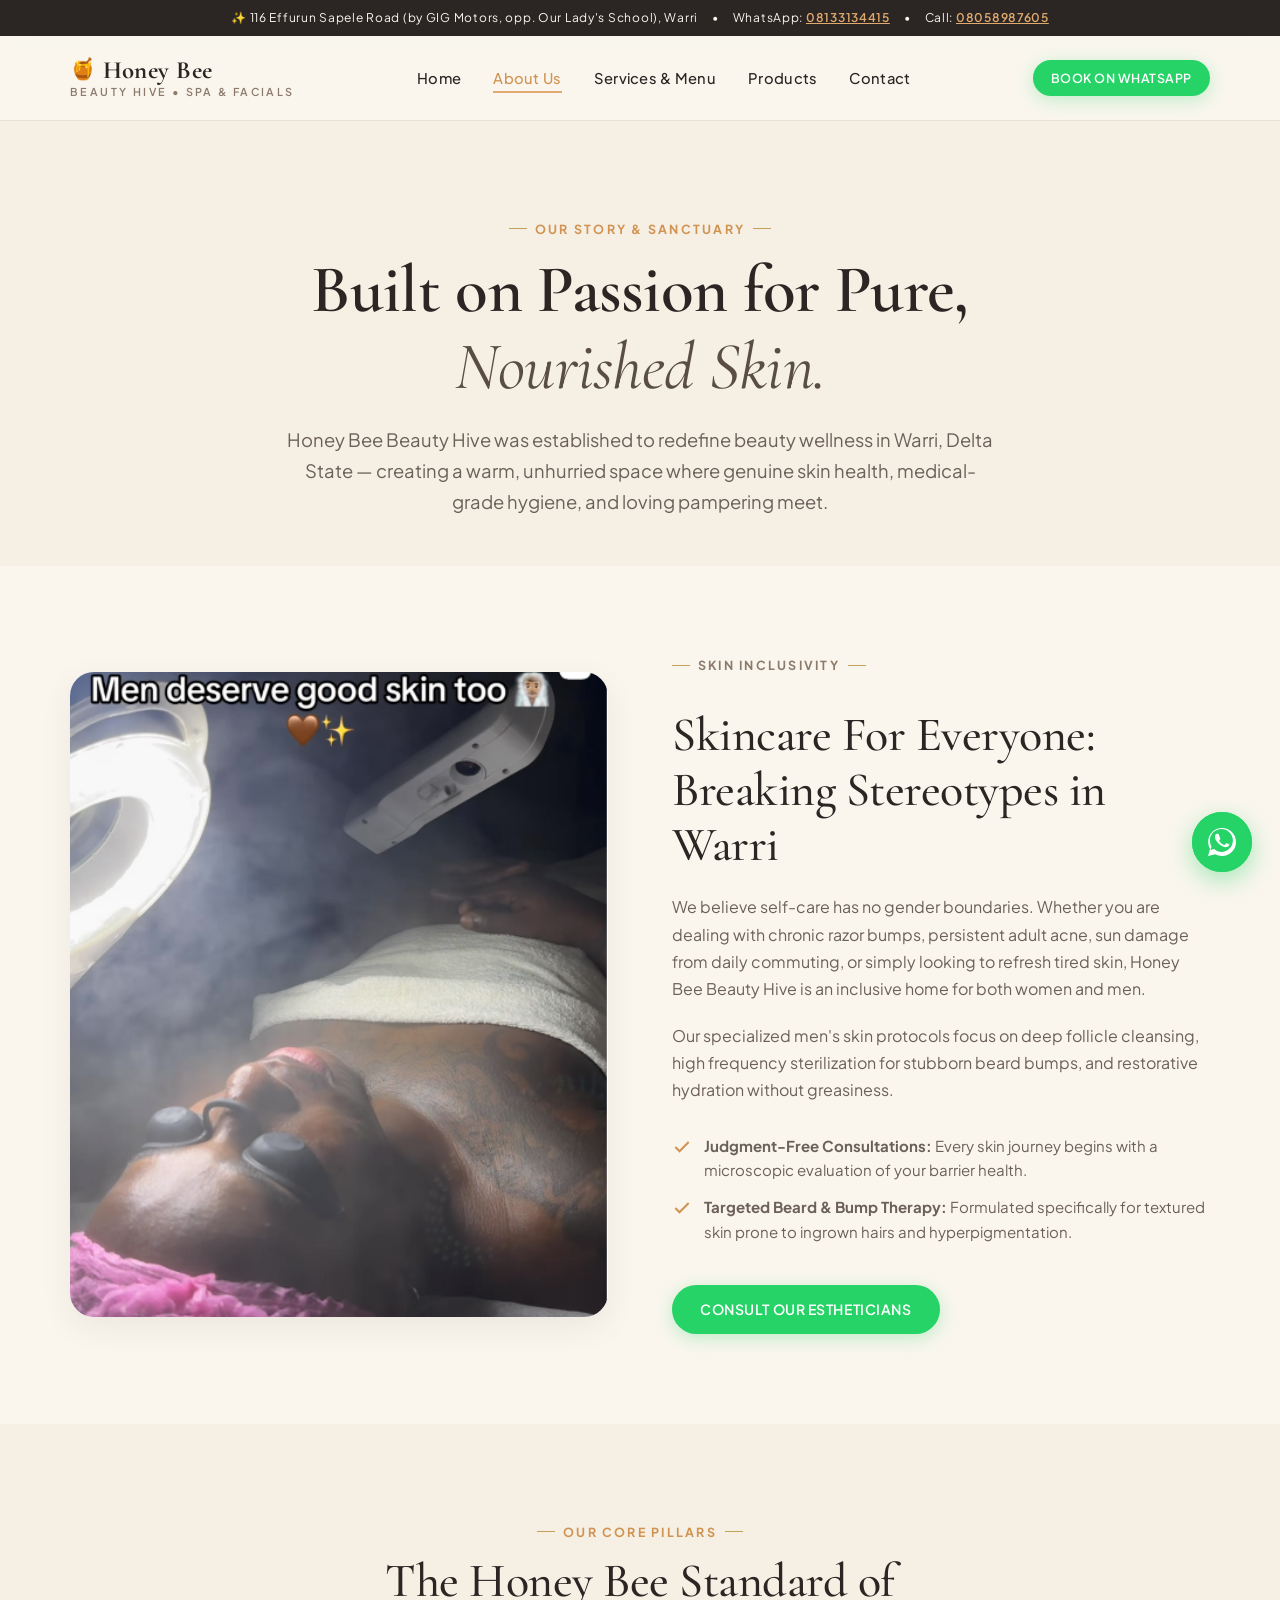
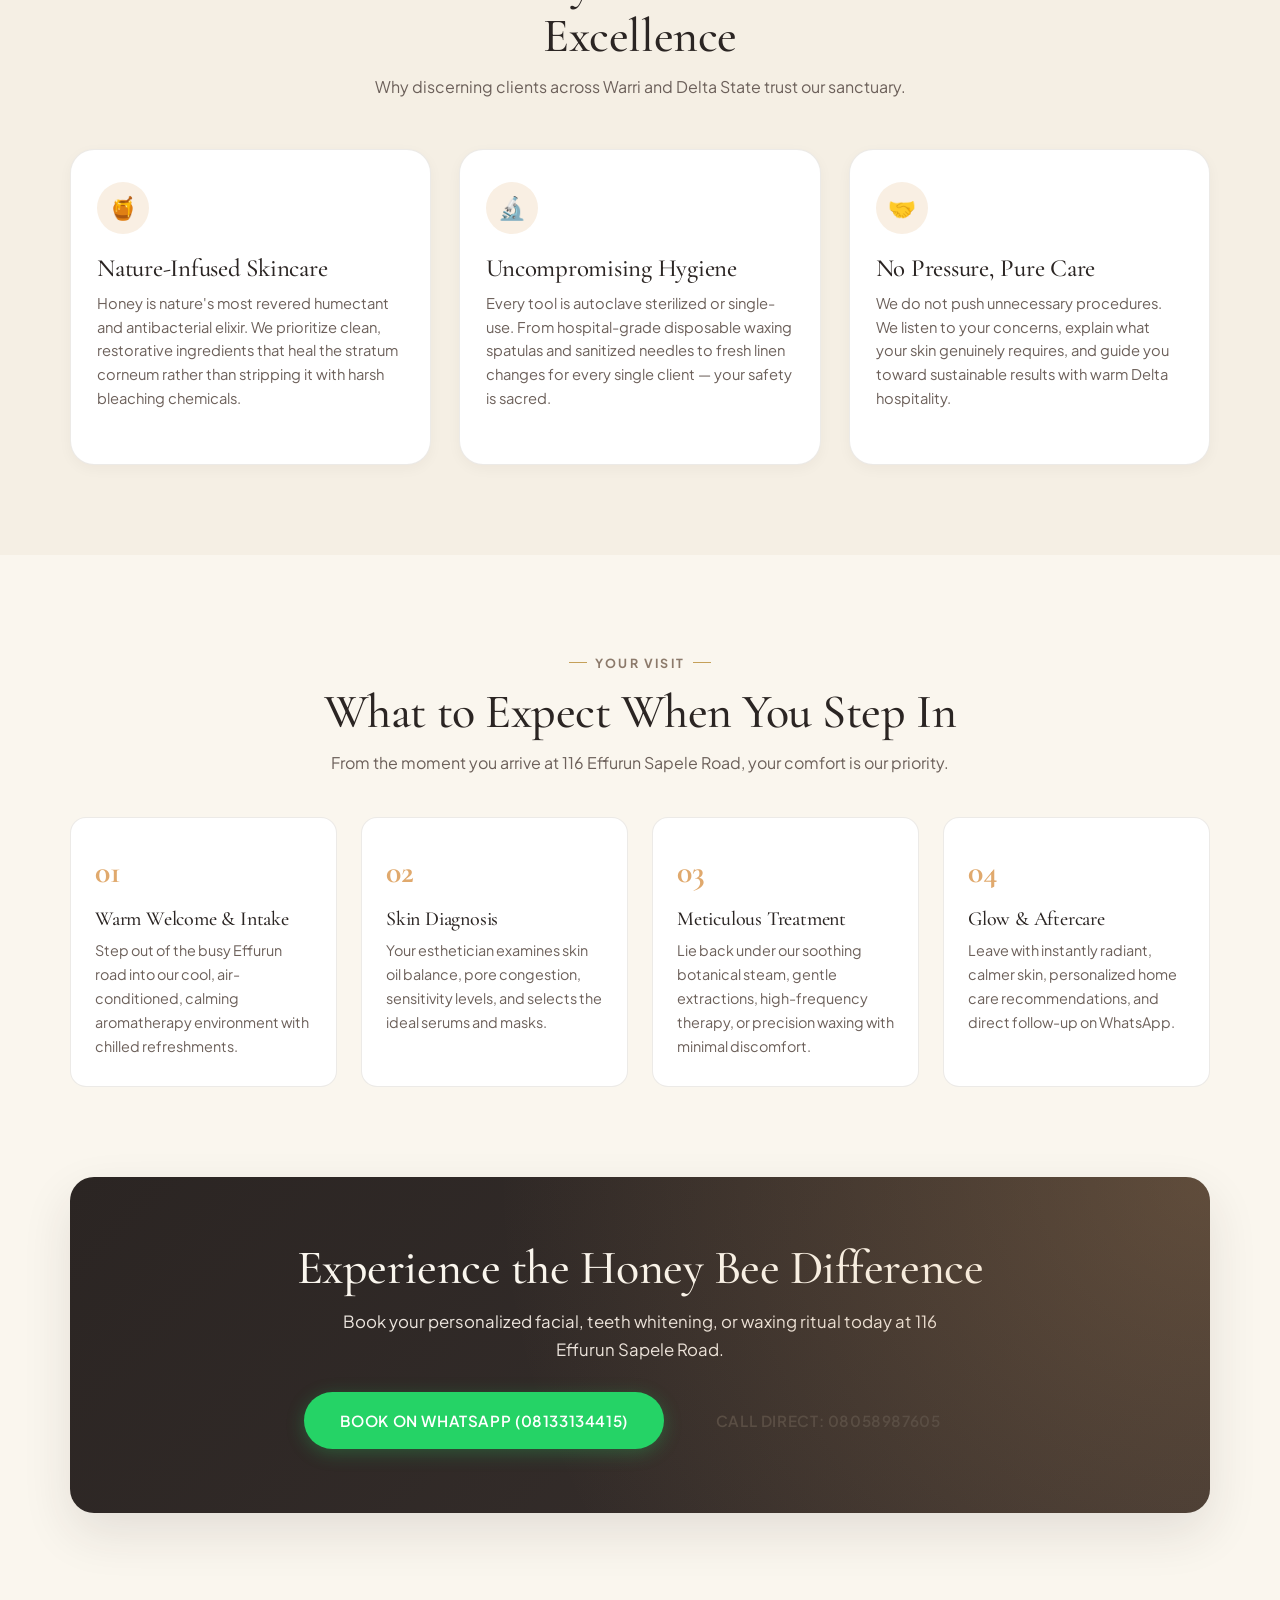
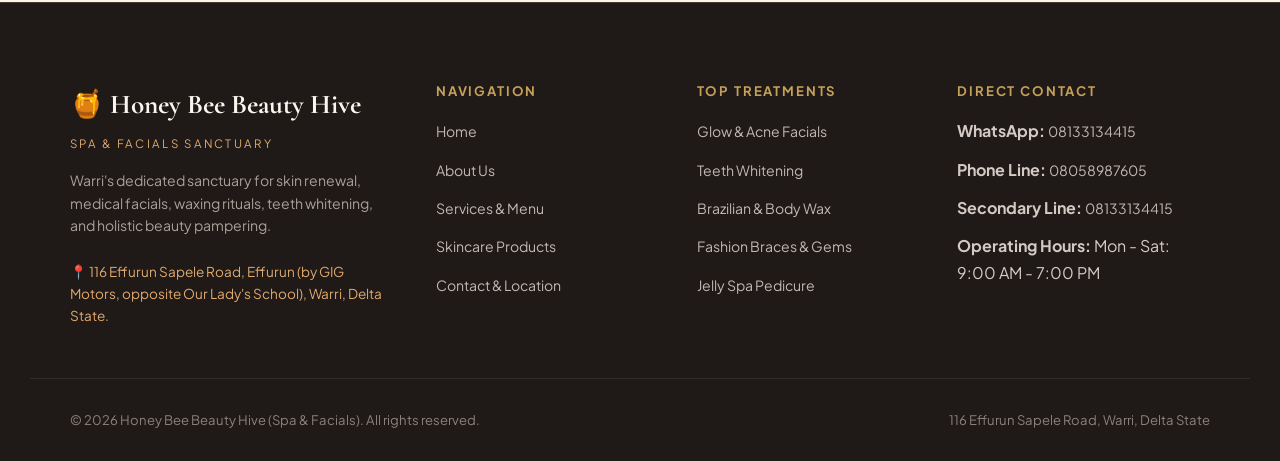
<file: about.html>
<!DOCTYPE html>
<html lang="en">
<head>
  <meta charset="UTF-8" />
  <meta name="viewport" content="width=device-width, initial-scale=1.0" />
  <title>About Us | Honey Bee Beauty Hive (Spa & Facials) Warri, Delta State</title>
  <meta name="description" content="Learn the story, mission, and philosophy behind Honey Bee Beauty Hive — a sanctuary dedicated to skin health, non-invasive facial therapy, and relaxation in Effurun, Warri." />
  <meta name="theme-color" content="#FAF6EE" />
  <link rel="icon" href="data:image/svg+xml,<svg xmlns=%22http://www.w3.org/2000/svg%22 viewBox=%220 0 100 100%22><text y=%22.9em%22 font-size=%2290%22>🍯</text></svg>">
  <link rel="stylesheet" href="assets/css/styles.css" />
</head>
<body>

  <!-- Top Announcement Bar -->
  <aside class="top-notice-bar">
    <div class="container top-notice-content">
      <span>✨ 116 Effurun Sapele Road (by GIG Motors, opp. Our Lady's School), Warri</span>
      <span>•</span>
      <span>WhatsApp: <a href="https://wa.me/2348133134415" target="_blank" rel="noopener">08133134415</a></span>
      <span>•</span>
      <span>Call: <a href="tel:+2348058987605">08058987605</a></span>
    </div>
  </aside>

  <!-- Sticky Luxury Header Navigation -->
  <header class="site-header">
    <div class="container nav-row">
      <a class="logo-lockup" href="index.html">
        <span class="brand-title"><span class="bee-icon">🍯</span> Honey Bee</span>
        <span class="brand-tagline">Beauty Hive • Spa &amp; Facials</span>
      </a>

      <nav class="desktop-nav">
        <ul>
          <li><a href="index.html">Home</a></li>
          <li><a class="active" href="about.html">About Us</a></li>
          <li><a href="services.html">Services &amp; Menu</a></li>
          <li><a href="products.html">Products</a></li>
          <li><a href="contact.html">Contact</a></li>
        </ul>
      </nav>

      <div class="header-actions">
        <a class="btn btn-whatsapp btn-sm" href="https://wa.me/2348133134415?text=Hello%20Honey%20Bee%20Beauty%20Hive,%20I%20would%20like%20to%20learn%20more%20about%20your%20services%20and%20book." target="_blank" rel="noopener">
          Book on WhatsApp
        </a>
        <button id="menu-toggle" class="menu-toggle" aria-label="Toggle navigation menu">
          <svg width="26" height="26" viewBox="0 0 24 24" fill="none" stroke="currentColor" stroke-width="2"><line x1="3" y1="6" x2="21" y2="6"/><line x1="3" y1="12" x2="21" y2="12"/><line x1="3" y1="18" x2="21" y2="18"/></svg>
        </button>
      </div>
    </div>
  </header>

  <!-- Mobile Drawer Menu -->
  <aside class="mobile-drawer" id="mobile-drawer">
    <div class="overlay"></div>
    <div class="panel">
      <div class="drawer-top">
        <span class="logo-lockup">
          <span class="brand-title"><span class="bee-icon">🍯</span> Honey Bee</span>
          <span class="brand-tagline">Spa &amp; Facials</span>
        </span>
        <button id="drawer-close" style="font-size:30px;line-height:1;color:var(--text-main);">&times;</button>
      </div>
      <nav class="drawer-nav">
        <ul>
          <li><a href="index.html">Home</a></li>
          <li><a class="active" href="about.html">About Us</a></li>
          <li><a href="services.html">Services &amp; Menu</a></li>
          <li><a href="products.html">Skincare Products</a></li>
          <li><a href="contact.html">Contact &amp; Visit</a></li>
        </ul>
      </nav>
      <div class="drawer-footer">
        <a class="btn btn-whatsapp" href="https://wa.me/2348133134415?text=Hello%20Honey%20Bee%20Beauty%20Hive,%20I%20would%20like%20to%20book%20an%20appointment." target="_blank" rel="noopener">Book via WhatsApp</a>
        <a class="btn btn-outline" href="tel:+2348058987605">Call 08058987605</a>
        <div class="drawer-loc">
          116 Effurun Sapele Road, Effurun (by GIG Motors, opp. Our Lady's School), Warri, Delta State
        </div>
      </div>
    </div>
  </aside>

  <main>
    <!-- About Hero Banner -->
    <section class="section section-warm text-center" style="padding-bottom:3rem;">
      <div class="container" style="max-width:800px;">
        <span class="eyebrow eyebrow-honey">Our Story &amp; Sanctuary</span>
        <h1 style="margin-bottom:18px;">Built on Passion for Pure, <em>Nourished Skin.</em></h1>
        <p style="font-size:1.15rem;color:var(--text-muted);line-height:1.7;">
          Honey Bee Beauty Hive was established to redefine beauty wellness in Warri, Delta State — creating a warm, unhurried space where genuine skin health, medical-grade hygiene, and loving pampering meet.
        </p>
      </div>
    </section>

    <!-- The Origin Story & Spotlight on Inclusive Care (User Photo 3) -->
    <section class="section">
      <div class="container spotlight-grid">
        <div class="spotlight-img-frame">
          <img src="assets/images/mens-skincare.png" alt="Men deserve good skin too - clinical facials and beard bump treatment at Honey Bee Beauty Hive" width="560" height="700" loading="lazy" />
        </div>
        <div class="spotlight-copy">
          <span class="eyebrow">Skin Inclusivity</span>
          <h2>Skincare For Everyone: Breaking Stereotypes in Warri</h2>
          <p style="color:var(--text-muted);line-height:1.7;">
            We believe self-care has no gender boundaries. Whether you are dealing with chronic razor bumps, persistent adult acne, sun damage from daily commuting, or simply looking to refresh tired skin, Honey Bee Beauty Hive is an inclusive home for both women and men.
          </p>
          <p style="color:var(--text-muted);line-height:1.7;">
            Our specialized men's skin protocols focus on deep follicle cleansing, high frequency sterilization for stubborn beard bumps, and restorative hydration without greasiness.
          </p>
          <div class="spotlight-points">
            <div class="spotlight-point">
              <svg width="20" height="20" viewBox="0 0 24 24" fill="none" stroke="currentColor" stroke-width="2.5"><polyline points="20 6 9 17 4 12"/></svg>
              <span><strong>Judgment-Free Consultations:</strong> Every skin journey begins with a microscopic evaluation of your barrier health.</span>
            </div>
            <div class="spotlight-point">
              <svg width="20" height="20" viewBox="0 0 24 24" fill="none" stroke="currentColor" stroke-width="2.5"><polyline points="20 6 9 17 4 12"/></svg>
              <span><strong>Targeted Beard &amp; Bump Therapy:</strong> Formulated specifically for textured skin prone to ingrown hairs and hyperpigmentation.</span>
            </div>
          </div>
          <div style="margin-top:10px;">
            <a class="btn btn-whatsapp" href="https://wa.me/2348133134415?text=Hello%20Honey%20Bee%20Beauty%20Hive,%20I%20would%20like%20to%20consult%20about%20a%20skin/beard%20treatment." target="_blank" rel="noopener">Consult Our Estheticians</a>
          </div>
        </div>
      </div>
    </section>

    <!-- Core Values & Philosophy -->
    <section class="section section-warm">
      <div class="container">
        <div class="text-center" style="max-width:640px;margin:0 auto 48px;">
          <span class="eyebrow eyebrow-honey">Our Core Pillars</span>
          <h2>The Honey Bee Standard of Excellence</h2>
          <p style="color:var(--text-muted);margin-top:10px;">Why discerning clients across Warri and Delta State trust our sanctuary.</p>
        </div>

        <div class="services-grid">
          
          <div class="service-card" style="padding:32px 26px;">
            <div class="service-card-icon">🍯</div>
            <h3>Nature-Infused Skincare</h3>
            <p>Honey is nature's most revered humectant and antibacterial elixir. We prioritize clean, restorative ingredients that heal the stratum corneum rather than stripping it with harsh bleaching chemicals.</p>
          </div>

          <div class="service-card" style="padding:32px 26px;">
            <div class="service-card-icon">🔬</div>
            <h3>Uncompromising Hygiene</h3>
            <p>Every tool is autoclave sterilized or single-use. From hospital-grade disposable waxing spatulas and sanitized needles to fresh linen changes for every single client — your safety is sacred.</p>
          </div>

          <div class="service-card" style="padding:32px 26px;">
            <div class="service-card-icon">🤝</div>
            <h3>No Pressure, Pure Care</h3>
            <p>We do not push unnecessary procedures. We listen to your concerns, explain what your skin genuinely requires, and guide you toward sustainable results with warm Delta hospitality.</p>
          </div>

        </div>
      </div>
    </section>

    <!-- The Client Sanctuary Experience -->
    <section class="section">
      <div class="container">
        <div class="text-center" style="max-width:700px;margin:0 auto 40px;">
          <span class="eyebrow">Your Visit</span>
          <h2>What to Expect When You Step In</h2>
          <p style="color:var(--text-muted);margin-top:10px;">From the moment you arrive at 116 Effurun Sapele Road, your comfort is our priority.</p>
        </div>

        <div style="display:grid;grid-template-columns:repeat(auto-fit, minmax(260px, 1fr));gap:24px;">
          <div style="background:var(--bg-card);border:1px solid var(--border-color);border-radius:var(--radius-md);padding:28px 24px;">
            <span style="font-family:var(--font-serif);font-size:2rem;font-weight:700;color:var(--brand-honey);">01</span>
            <h4 style="margin:10px 0 8px;">Warm Welcome &amp; Intake</h4>
            <p style="font-size:0.9rem;color:var(--text-muted);">Step out of the busy Effurun road into our cool, air-conditioned, calming aromatherapy environment with chilled refreshments.</p>
          </div>

          <div style="background:var(--bg-card);border:1px solid var(--border-color);border-radius:var(--radius-md);padding:28px 24px;">
            <span style="font-family:var(--font-serif);font-size:2rem;font-weight:700;color:var(--brand-honey);">02</span>
            <h4 style="margin:10px 0 8px;">Skin Diagnosis</h4>
            <p style="font-size:0.9rem;color:var(--text-muted);">Your esthetician examines skin oil balance, pore congestion, sensitivity levels, and selects the ideal serums and masks.</p>
          </div>

          <div style="background:var(--bg-card);border:1px solid var(--border-color);border-radius:var(--radius-md);padding:28px 24px;">
            <span style="font-family:var(--font-serif);font-size:2rem;font-weight:700;color:var(--brand-honey);">03</span>
            <h4 style="margin:10px 0 8px;">Meticulous Treatment</h4>
            <p style="font-size:0.9rem;color:var(--text-muted);">Lie back under our soothing botanical steam, gentle extractions, high-frequency therapy, or precision waxing with minimal discomfort.</p>
          </div>

          <div style="background:var(--bg-card);border:1px solid var(--border-color);border-radius:var(--radius-md);padding:28px 24px;">
            <span style="font-family:var(--font-serif);font-size:2rem;font-weight:700;color:var(--brand-honey);">04</span>
            <h4 style="margin:10px 0 8px;">Glow &amp; Aftercare</h4>
            <p style="font-size:0.9rem;color:var(--text-muted);">Leave with instantly radiant, calmer skin, personalized home care recommendations, and direct follow-up on WhatsApp.</p>
          </div>
        </div>
      </div>
    </section>

    <!-- CTA Band -->
    <section class="section" style="padding-top:0;">
      <div class="container">
        <div class="cta-band">
          <h2>Experience the Honey Bee Difference</h2>
          <p>Book your personalized facial, teeth whitening, or waxing ritual today at 116 Effurun Sapele Road.</p>
          <div class="cta-band-btns">
            <a class="btn btn-whatsapp btn-lg" href="https://wa.me/2348133134415?text=Hello%20Honey%20Bee%20Beauty%20Hive,%20I%20would%20like%20to%20book%20a%20treatment%20session." target="_blank" rel="noopener">
              Book on WhatsApp (08133134415)
            </a>
            <a class="btn btn-outline-gold btn-lg" href="tel:+2348058987605">
              Call Direct: 08058987605
            </a>
          </div>
        </div>
      </div>
    </section>
  </main>

  <!-- Footer -->
  <footer class="site-footer">
    <div class="container footer-grid">
      <div class="footer-brand">
        <div class="brand-title">🍯 Honey Bee Beauty Hive</div>
        <div class="brand-tagline">Spa &amp; Facials Sanctuary</div>
        <p>Warri's dedicated sanctuary for skin renewal, medical facials, waxing rituals, teeth whitening, and holistic beauty pampering.</p>
        <div style="font-size:0.85rem;color:var(--brand-honey);">
          📍 116 Effurun Sapele Road, Effurun (by GIG Motors, opposite Our Lady's School), Warri, Delta State.
        </div>
      </div>

      <div class="footer-col">
        <h4>Navigation</h4>
        <ul>
          <li><a href="index.html">Home</a></li>
          <li><a href="about.html">About Us</a></li>
          <li><a href="services.html">Services &amp; Menu</a></li>
          <li><a href="products.html">Skincare Products</a></li>
          <li><a href="contact.html">Contact &amp; Location</a></li>
        </ul>
      </div>

      <div class="footer-col">
        <h4>Top Treatments</h4>
        <ul>
          <li><a href="services.html#facials">Glow &amp; Acne Facials</a></li>
          <li><a href="services.html#teeth">Teeth Whitening</a></li>
          <li><a href="services.html#waxing">Brazilian &amp; Body Wax</a></li>
          <li><a href="services.html#braces">Fashion Braces &amp; Gems</a></li>
          <li><a href="services.html#pedicure">Jelly Spa Pedicure</a></li>
        </ul>
      </div>

      <div class="footer-col">
        <h4>Direct Contact</h4>
        <ul>
          <li><strong>WhatsApp:</strong> <a href="https://wa.me/2348133134415" target="_blank" rel="noopener">08133134415</a></li>
          <li><strong>Phone Line:</strong> <a href="tel:+2348058987605">08058987605</a></li>
          <li><strong>Secondary Line:</strong> <a href="tel:+2348133134415">08133134415</a></li>
          <li><strong>Operating Hours:</strong> Mon - Sat: 9:00 AM - 7:00 PM</li>
        </ul>
      </div>
    </div>

    <div class="container footer-bottom">
      <span>&copy; 2026 Honey Bee Beauty Hive (Spa &amp; Facials). All rights reserved.</span>
      <span>116 Effurun Sapele Road, Warri, Delta State</span>
    </div>
  </footer>

  <!-- WhatsApp Floating Button -->
  <a class="wa-fab" href="https://wa.me/2348133134415?text=Hello%20Honey%20Bee%20Beauty%20Hive,%20I%20would%20like%20to%20book%20an%20appointment." target="_blank" rel="noopener" aria-label="Chat on WhatsApp">
    <div class="wa-fab-pulse"></div>
    <svg width="28" height="28" viewBox="0 0 24 24" fill="currentColor"><path d="M.057 24l1.687-6.163c-1.041-1.804-1.588-3.849-1.587-5.946C.06 5.348 5.397.01 12.008.01c3.202.001 6.212 1.243 8.477 3.513 2.266 2.27 3.507 5.28 3.505 8.484-.004 6.657-5.34 11.997-11.953 11.997-2.005-.001-3.973-.502-5.724-1.457L0 24zm6.59-4.846c1.6.95 3.188 1.449 4.825 1.451 5.436 0 9.86-4.37 9.864-9.799.002-2.63-1.023-5.101-2.885-6.97C16.638 1.966 14.122.94 11.5.942 6.066.942 1.642 5.312 1.637 10.742c-.002 1.772.464 3.506 1.352 5.04l-.841 3.076 3.199-.824zm11.383-5.05c-.3-.15-1.764-.87-2.038-.97-.274-.1-.474-.15-.674.15-.2.3-.77.97-.945 1.17-.175.2-.35.225-.65.075-.3-.15-1.263-.465-2.407-1.485-.89-.794-1.49-1.775-1.665-2.075-.175-.3-.019-.462.13-.611.135-.135.3-.35.45-.525.15-.175.2-.3.3-.5s.05-.375-.025-.525C10.044 7.6 9.4 6.035 9.13 5.39c-.26-.63-.53-.54-.73-.55-.19-.01-.41-.01-.61-.01-.2 0-.53.075-.81.375-.28.3-1.07 1.05-1.07 2.56 0 1.51 1.1 2.97 1.25 3.17.15.2 2.165 3.31 5.245 4.64.733.317 1.306.505 1.751.646.737.234 1.41.201 1.942.122.593-.088 1.764-.72 2.014-1.415.25-.695.25-1.29.175-1.415-.075-.125-.275-.2-.575-.35z"/></svg>
  </a>

  <!-- Back to Top Button -->
  <button id="back-to-top" aria-label="Back to top">
    <svg width="20" height="20" viewBox="0 0 24 24" fill="none" stroke="currentColor" stroke-width="2"><polyline points="18 15 12 9 6 15"/></svg>
  </button>

  <script src="assets/js/main.js"></script>
</body>
</html>
</file>
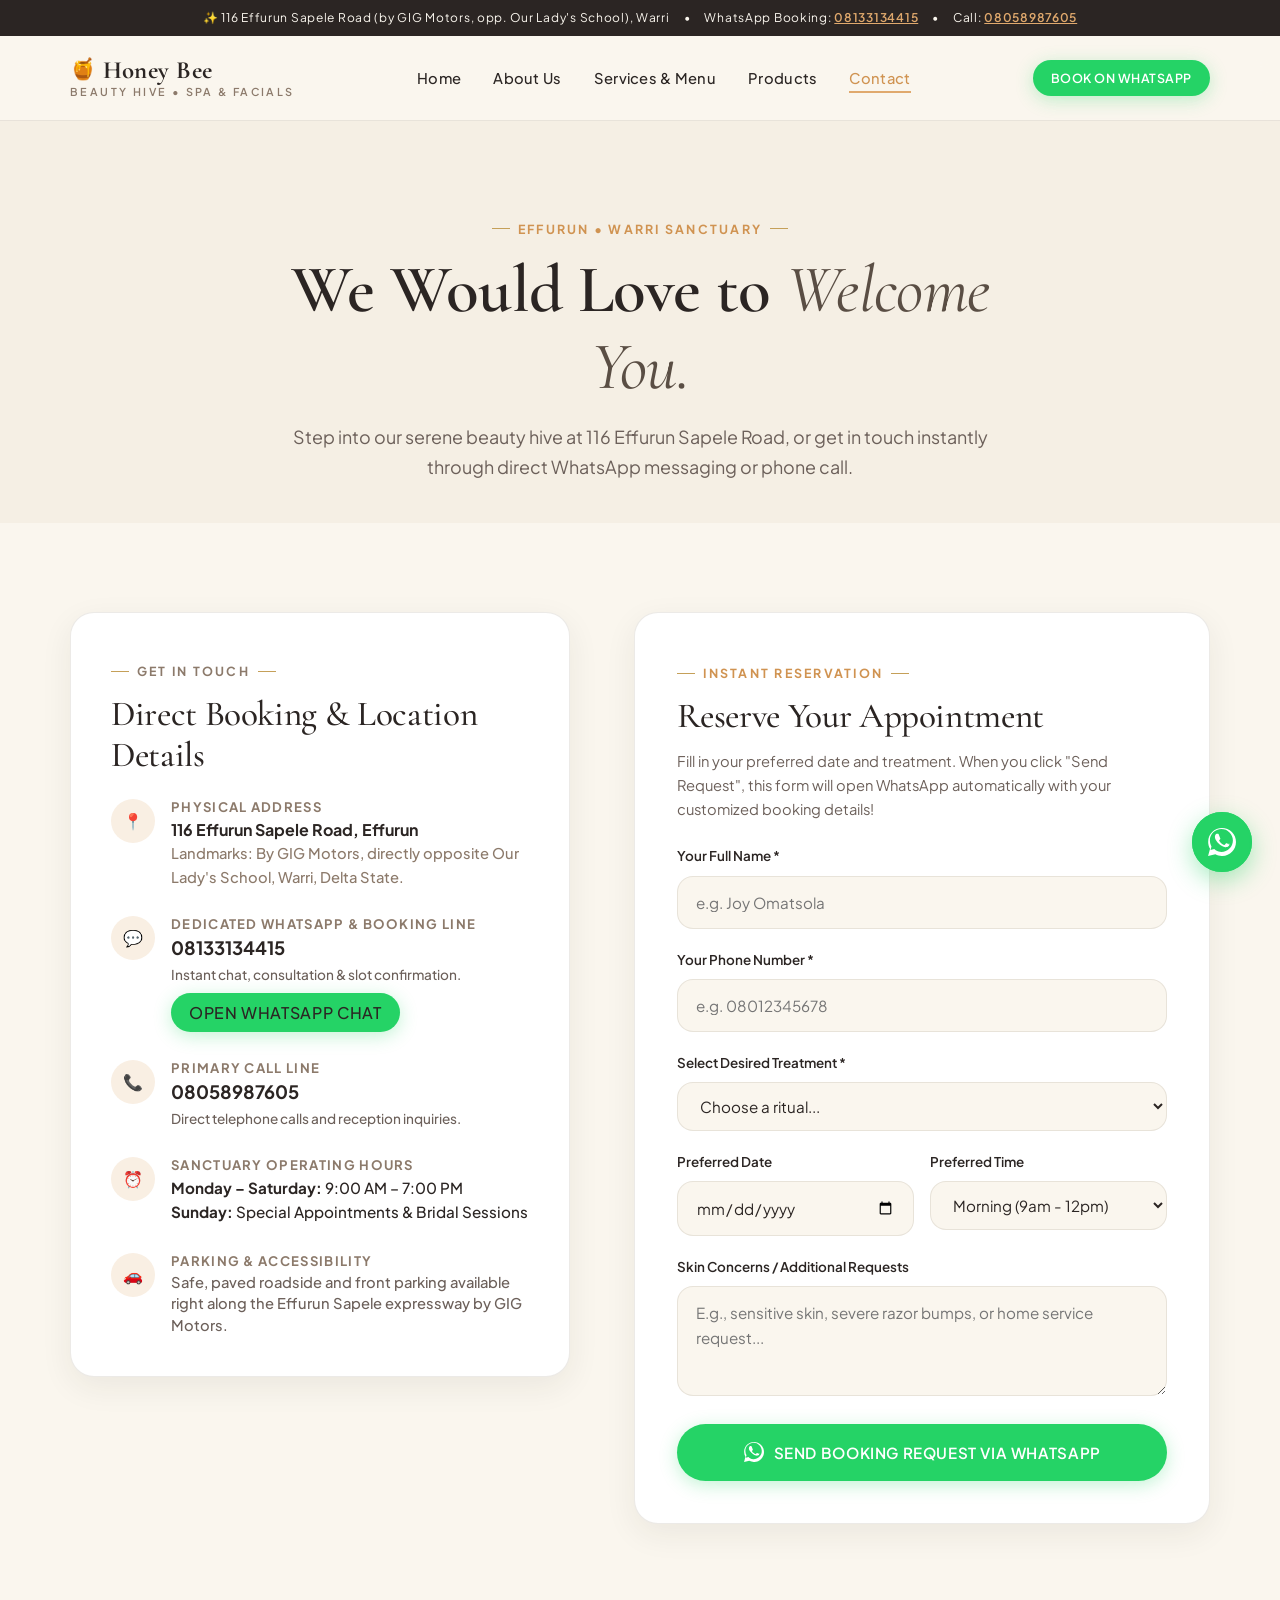
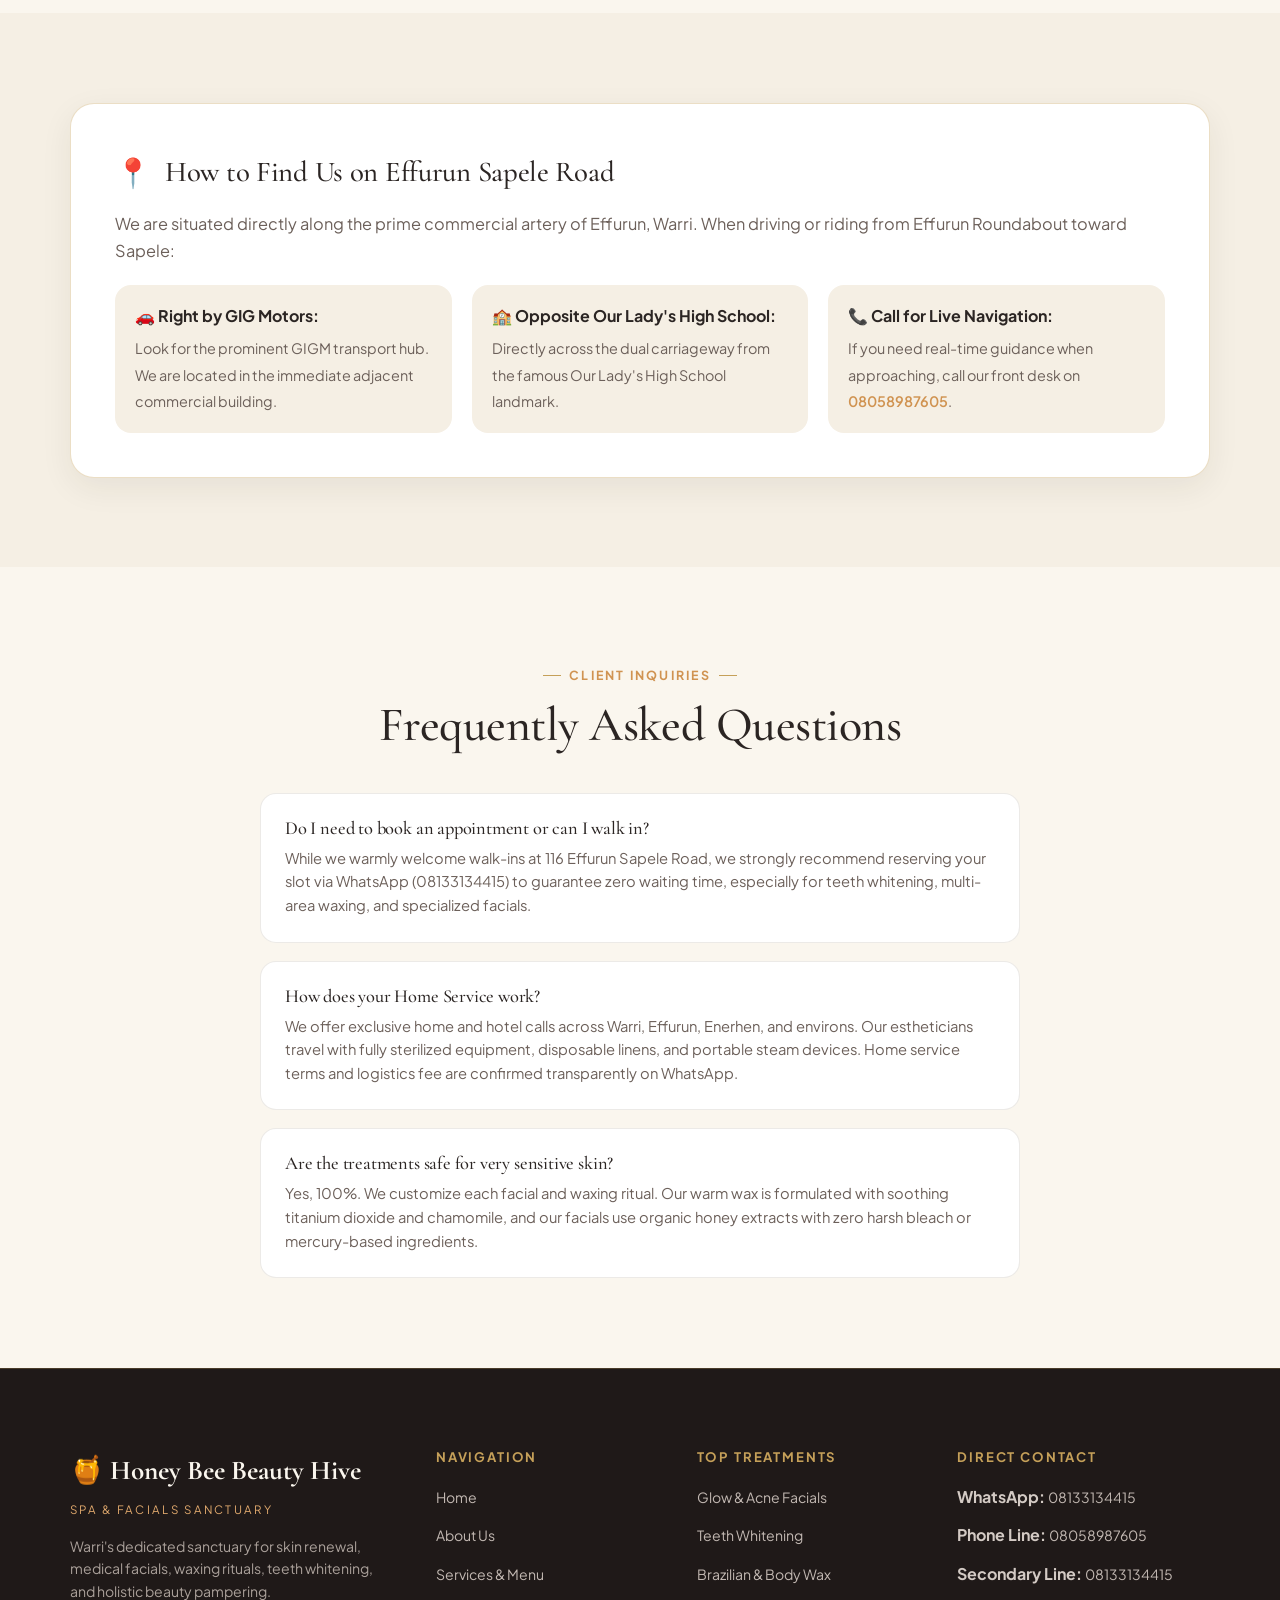
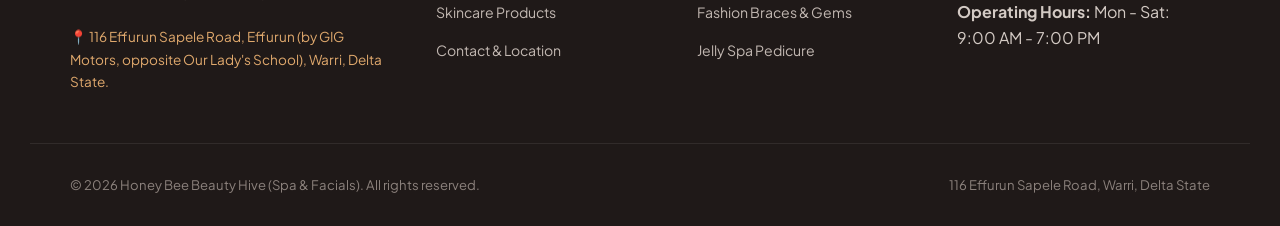
<file: contact.html>
<!DOCTYPE html>
<html lang="en">
<head>
  <meta charset="UTF-8" />
  <meta name="viewport" content="width=device-width, initial-scale=1.0" />
  <title>Contact & Direct Booking | Honey Bee Beauty Hive Warri, Delta State</title>
  <meta name="description" content="Contact Honey Bee Beauty Hive (Spa & Facials) at 116 Effurun Sapele Road (by GIG Motors, opp. Our Lady's School), Warri. Book via WhatsApp 08133134415 or call 08058987605." />
  <meta name="theme-color" content="#FAF6EE" />
  <link rel="icon" href="data:image/svg+xml,<svg xmlns=%22http://www.w3.org/2000/svg%22 viewBox=%220 0 100 100%22><text y=%22.9em%22 font-size=%2290%22>🍯</text></svg>">
  <link rel="stylesheet" href="assets/css/styles.css" />
</head>
<body>

  <!-- Top Announcement Bar -->
  <aside class="top-notice-bar">
    <div class="container top-notice-content">
      <span>✨ 116 Effurun Sapele Road (by GIG Motors, opp. Our Lady's School), Warri</span>
      <span>•</span>
      <span>WhatsApp Booking: <a href="https://wa.me/2348133134415" target="_blank" rel="noopener">08133134415</a></span>
      <span>•</span>
      <span>Call: <a href="tel:+2348058987605">08058987605</a></span>
    </div>
  </aside>

  <!-- Sticky Luxury Header Navigation -->
  <header class="site-header">
    <div class="container nav-row">
      <a class="logo-lockup" href="index.html">
        <span class="brand-title"><span class="bee-icon">🍯</span> Honey Bee</span>
        <span class="brand-tagline">Beauty Hive • Spa &amp; Facials</span>
      </a>

      <nav class="desktop-nav">
        <ul>
          <li><a href="index.html">Home</a></li>
          <li><a href="about.html">About Us</a></li>
          <li><a href="services.html">Services &amp; Menu</a></li>
          <li><a href="products.html">Products</a></li>
          <li><a href="contact.html" class="active">Contact</a></li>
        </ul>
      </nav>

      <div class="header-actions">
        <a class="btn btn-whatsapp btn-sm" href="https://wa.me/2348133134415?text=Hello%20Honey%20Bee%20Beauty%20Hive,%20I%20would%20like%20to%20book%20an%20appointment%20for%20a%20facial/spa%20treatment." target="_blank" rel="noopener">
          Book on WhatsApp
        </a>
        <button id="menu-toggle" class="menu-toggle" aria-label="Toggle navigation menu">
          <svg width="26" height="26" viewBox="0 0 24 24" fill="none" stroke="currentColor" stroke-width="2"><line x1="3" y1="6" x2="21" y2="6"/><line x1="3" y1="12" x2="21" y2="12"/><line x1="3" y1="18" x2="21" y2="18"/></svg>
        </button>
      </div>
    </div>
  </header>

  <!-- Mobile Drawer Menu -->
  <aside class="mobile-drawer" id="mobile-drawer">
    <div class="overlay"></div>
    <div class="panel">
      <div class="drawer-top">
        <span class="logo-lockup">
          <span class="brand-title"><span class="bee-icon">🍯</span> Honey Bee</span>
          <span class="brand-tagline">Spa &amp; Facials</span>
        </span>
        <button id="drawer-close" style="font-size:30px;line-height:1;color:var(--text-main);">&times;</button>
      </div>
      <nav class="drawer-nav">
        <ul>
          <li><a href="index.html">Home</a></li>
          <li><a href="about.html">About Us</a></li>
          <li><a href="services.html">Services &amp; Menu</a></li>
          <li><a href="products.html">Skincare Products</a></li>
          <li><a href="contact.html" class="active">Contact &amp; Visit</a></li>
        </ul>
      </nav>
      <div class="drawer-footer">
        <a class="btn btn-whatsapp" href="https://wa.me/2348133134415?text=Hello%20Honey%20Bee%20Beauty%20Hive,%20I%20would%20like%20to%20book%20an%20appointment." target="_blank" rel="noopener">Book via WhatsApp</a>
        <a class="btn btn-outline" href="tel:+2348058987605">Call 08058987605</a>
        <div class="drawer-loc">
          116 Effurun Sapele Road, Effurun (by GIG Motors, opp. Our Lady's School), Warri, Delta State
        </div>
      </div>
    </div>
  </aside>

  <main>
    <!-- Contact Hero Banner -->
    <section class="section section-warm text-center" style="padding-bottom:2.5rem;">
      <div class="container" style="max-width:820px;">
        <span class="eyebrow eyebrow-honey">Effurun • Warri Sanctuary</span>
        <h1 style="margin-bottom:16px;">We Would Love to <em>Welcome You.</em></h1>
        <p style="font-size:1.12rem;color:var(--text-muted);line-height:1.7;">
          Step into our serene beauty hive at 116 Effurun Sapele Road, or get in touch instantly through direct WhatsApp messaging or phone call.
        </p>
      </div>
    </section>

    <!-- Contact & Direct Booking Grid -->
    <section class="section">
      <div class="container contact-grid">
        
        <!-- Contact Information Column -->
        <div class="contact-info-card">
          <span class="eyebrow">Get in Touch</span>
          <h2 style="font-size:2.2rem;margin-bottom:24px;">Direct Booking &amp; Location Details</h2>
          
          <!-- Detail: Address -->
          <div class="contact-detail-row">
            <div class="contact-icon-box">📍</div>
            <div class="contact-text-box">
              <h5>Physical Address</h5>
              <p>
                <strong>116 Effurun Sapele Road, Effurun</strong><br>
                <span style="color:var(--brand-taupe);font-size:0.92rem;">Landmarks: By GIG Motors, directly opposite Our Lady's School, Warri, Delta State.</span>
              </p>
            </div>
          </div>

          <!-- Detail: WhatsApp Line -->
          <div class="contact-detail-row">
            <div class="contact-icon-box">💬</div>
            <div class="contact-text-box">
              <h5>Dedicated WhatsApp &amp; Booking Line</h5>
              <p>
                <a href="https://wa.me/2348133134415?text=Hello%20Honey%20Bee%20Beauty%20Hive,%20I%20would%20like%20to%20book%20an%20appointment%20for%20a%20facial/spa%20treatment." target="_blank" rel="noopener" style="font-weight:700;color:var(--text-main);font-size:1.15rem;">
                  08133134415
                </a>
                <br>
                <span style="font-size:0.85rem;color:var(--text-muted);">Instant chat, consultation &amp; slot confirmation.</span>
              </p>
              <div style="margin-top:8px;">
                <a class="btn btn-whatsapp btn-sm" href="https://wa.me/2348133134415?text=Hello%20Honey%20Bee%20Beauty%20Hive,%20I%20would%20like%20to%20book%20an%20appointment%20for%20a%20facial/spa%20treatment." target="_blank" rel="noopener">
                  Open WhatsApp Chat
                </a>
              </div>
            </div>
          </div>

          <!-- Detail: Phone Call Line -->
          <div class="contact-detail-row">
            <div class="contact-icon-box">📞</div>
            <div class="contact-text-box">
              <h5>Primary Call Line</h5>
              <p>
                <a href="tel:+2348058987605" style="font-weight:700;color:var(--text-main);font-size:1.15rem;">
                  08058987605
                </a>
                <br>
                <span style="font-size:0.85rem;color:var(--text-muted);">Direct telephone calls and reception inquiries.</span>
              </p>
            </div>
          </div>

          <!-- Detail: Operating Hours -->
          <div class="contact-detail-row">
            <div class="contact-icon-box">⏰</div>
            <div class="contact-text-box">
              <h5>Sanctuary Operating Hours</h5>
              <p style="font-size:0.95rem;line-height:1.6;">
                <strong>Monday – Saturday:</strong> 9:00 AM – 7:00 PM<br>
                <strong>Sunday:</strong> Special Appointments &amp; Bridal Sessions
              </p>
            </div>
          </div>

          <!-- Detail: Parking & Access -->
          <div class="contact-detail-row" style="margin-bottom:0;">
            <div class="contact-icon-box">🚗</div>
            <div class="contact-text-box">
              <h5>Parking &amp; Accessibility</h5>
              <p style="font-size:0.92rem;color:var(--text-muted);">
                Safe, paved roadside and front parking available right along the Effurun Sapele expressway by GIG Motors.
              </p>
            </div>
          </div>

        </div>

        <!-- Interactive Direct Booking / Inquiry Form Column -->
        <div class="booking-form-card">
          <span class="eyebrow eyebrow-honey">Instant Reservation</span>
          <h2 style="font-size:2.2rem;margin-bottom:12px;">Reserve Your Appointment</h2>
          <p style="color:var(--text-muted);font-size:0.92rem;margin-bottom:24px;">
            Fill in your preferred date and treatment. When you click "Send Request", this form will open WhatsApp automatically with your customized booking details!
          </p>

          <form id="appointment-inquiry-form">
            <div class="form-group">
              <label for="client-name">Your Full Name *</label>
              <input type="text" id="client-name" class="form-control" placeholder="e.g. Joy Omatsola" required />
            </div>

            <div class="form-group">
              <label for="client-phone">Your Phone Number *</label>
              <input type="tel" id="client-phone" class="form-control" placeholder="e.g. 08012345678" required />
            </div>

            <div class="form-group">
              <label for="treatment-selected">Select Desired Treatment *</label>
              <select id="treatment-selected" class="form-control" required>
                <option value="" disabled selected>Choose a ritual...</option>
                <optgroup label="🌿 Facial Treatments">
                  <option value="Essential Glow Facial (₦20,000)">Essential Glow Facial — ₦20,000</option>
                  <option value="Brightening Derma-planning Facial (₦25,000)">Brightening Derma-planning Facial — ₦25,000</option>
                  <option value="High Frequency Acne Facial (₦30,000)">High Frequency Acne Facial — ₦30,000</option>
                  <option value="Acne Pro Clinical Facial (₦40,000)">Acne Pro Clinical Facial — ₦40,000</option>
                  <option value="Microneedling Collagen Therapy">Microneedling Collagen Therapy</option>
                </optgroup>
                <optgroup label="💎 Teeth & Smile Aesthetics">
                  <option value="Teeth Whitening 1 Session (₦30,000)">Teeth Whitening 1 Session — ₦30,000</option>
                  <option value="Teeth Whitening 2 Sessions (₦55,000)">Teeth Whitening 2 Sessions — ₦55,000</option>
                  <option value="Teeth Whitening 3 Sessions (₦80,000)">Teeth Whitening 3 Sessions — ₦80,000</option>
                  <option value="Teeth Scaling & Polishing (₦20,000+)">Teeth Scaling & Polishing — ₦20,000+</option>
                  <option value="Cosmetic Fashion Braces (₦40,000)">Fashion Braces — ₦40,000</option>
                  <option value="Tooth Gems Crystal Placement (₦5,000+)">Tooth Gems — ₦5,000+</option>
                </optgroup>
                <optgroup label="✨ Waxing & Intimate Care">
                  <option value="Brazilian / Hollywood Wax (₦20,000)">Brazilian / Hollywood Wax — ₦20,000</option>
                  <option value="Underarm Wax (₦8,000)">Underarm Wax — ₦8,000</option>
                  <option value="Vajacial & Brazilian Wax Combo (₦30,000)">Vajacial & Brazilian Wax Combo — ₦30,000</option>
                  <option value="Full Body Wax (₦80,000)">Full Body Wax — ₦80,000</option>
                  <option value="Full Body Wax & Vajacials (₦90,000)">Full Body Wax & Vajacials — ₦90,000</option>
                  <option value="Beards / Bumps Treatment (₦20,000)">Beards & Bumps Treatment — ₦20,000</option>
                  <option value="Full Leg Wax (₦30,000)">Full Leg Wax — ₦30,000</option>
                  <option value="Chest Waxing (₦15,000)">Chest Waxing — ₦15,000</option>
                </optgroup>
                <optgroup label="🌸 Nails & Pedicures">
                  <option value="Jelly Spa Pedicure (₦15,000)">Jelly Spa Pedicure — ₦15,000</option>
                  <option value="Basic Pedicure (₦12,000)">Basic Pedicure — ₦12,000</option>
                  <option value="Clean Manicure Care (₦5,000)">Clean Manicure — ₦5,000</option>
                </optgroup>
                <optgroup label="💫 Body Piercings">
                  <option value="Smiley Piercing (₦10,000)">Smiley Piercing — ₦10,000</option>
                  <option value="Navel Belly Piercing (₦10,000)">Navel Piercing — ₦10,000</option>
                  <option value="Nose Piercing (₦10,000)">Nose Piercing — ₦10,000</option>
                  <option value="Ear Piercing (₦10,000)">Ear Piercing — ₦10,000</option>
                  <option value="Spectrum Piercing (₦12,000)">Spectrum Piercing — ₦12,000</option>
                  <option value="Surface Piercing (₦15,000)">Surface Piercing — ₦15,000</option>
                </optgroup>
              </select>
            </div>

            <div style="display:grid;grid-template-columns:1fr 1fr;gap:16px;">
              <div class="form-group">
                <label for="preferred-date">Preferred Date</label>
                <input type="date" id="preferred-date" class="form-control" />
              </div>

              <div class="form-group">
                <label for="preferred-time">Preferred Time</label>
                <select id="preferred-time" class="form-control">
                  <option value="Morning (9am - 12pm)">Morning (9am - 12pm)</option>
                  <option value="Afternoon (12pm - 3pm)">Afternoon (12pm - 3pm)</option>
                  <option value="Evening (3pm - 6:30pm)">Evening (3pm - 6:30pm)</option>
                  <option value="Flexible">Flexible</option>
                </select>
              </div>
            </div>

            <div class="form-group">
              <label for="client-notes">Skin Concerns / Additional Requests</label>
              <textarea id="client-notes" class="form-control" placeholder="E.g., sensitive skin, severe razor bumps, or home service request..."></textarea>
            </div>

            <button type="submit" class="btn btn-whatsapp btn-lg" style="width:100%;">
              <svg width="20" height="20" viewBox="0 0 24 24" fill="currentColor"><path d="M.057 24l1.687-6.163c-1.041-1.804-1.588-3.849-1.587-5.946C.06 5.348 5.397.01 12.008.01c3.202.001 6.212 1.243 8.477 3.513 2.266 2.27 3.507 5.28 3.505 8.484-.004 6.657-5.34 11.997-11.953 11.997-2.005-.001-3.973-.502-5.724-1.457L0 24zm6.59-4.846c1.6.95 3.188 1.449 4.825 1.451 5.436 0 9.86-4.37 9.864-9.799.002-2.63-1.023-5.101-2.885-6.97C16.638 1.966 14.122.94 11.5.942 6.066.942 1.642 5.312 1.637 10.742c-.002 1.772.464 3.506 1.352 5.04l-.841 3.076 3.199-.824zm11.383-5.05c-.3-.15-1.764-.87-2.038-.97-.274-.1-.474-.15-.674.15-.2.3-.77.97-.945 1.17-.175.2-.35.225-.65.075-.3-.15-1.263-.465-2.407-1.485-.89-.794-1.49-1.775-1.665-2.075-.175-.3-.019-.462.13-.611.135-.135.3-.35.45-.525.15-.175.2-.3.3-.5s.05-.375-.025-.525C10.044 7.6 9.4 6.035 9.13 5.39c-.26-.63-.53-.54-.73-.55-.19-.01-.41-.01-.61-.01-.2 0-.53.075-.81.375-.28.3-1.07 1.05-1.07 2.56 0 1.51 1.1 2.97 1.25 3.17.15.2 2.165 3.31 5.245 4.64.733.317 1.306.505 1.751.646.737.234 1.41.201 1.942.122.593-.088 1.764-.72 2.014-1.415.25-.695.25-1.29.175-1.415-.075-.125-.275-.2-.575-.35z"/></svg>
              Send Booking Request via WhatsApp
            </button>
          </form>
        </div>

      </div>
    </section>

    <!-- Location Landmarks & Directions Callout -->
    <section class="section section-warm">
      <div class="container">
        <div style="background:var(--bg-card);border:1.5px solid var(--brand-gold-border);border-radius:var(--radius-lg);padding:clamp(28px, 4vw, 44px);box-shadow:var(--shadow-md);">
          <div style="display:flex;align-items:center;gap:14px;margin-bottom:14px;">
            <span style="font-size:1.8rem;">📍</span>
            <h3 style="font-size:1.8rem;">How to Find Us on Effurun Sapele Road</h3>
          </div>
          <p style="font-size:1.02rem;color:var(--text-muted);line-height:1.7;margin-bottom:20px;">
            We are situated directly along the prime commercial artery of Effurun, Warri. When driving or riding from Effurun Roundabout toward Sapele:
          </p>
          <div style="display:grid;grid-template-columns:repeat(auto-fit, minmax(280px, 1fr));gap:20px;">
            <div style="background:var(--bg-surface);padding:18px 20px;border-radius:var(--radius-md);">
              <strong style="color:var(--text-main);display:block;margin-bottom:6px;">🚗 Right by GIG Motors:</strong>
              <span style="font-size:0.9rem;color:var(--text-muted);">Look for the prominent GIGM transport hub. We are located in the immediate adjacent commercial building.</span>
            </div>
            <div style="background:var(--bg-surface);padding:18px 20px;border-radius:var(--radius-md);">
              <strong style="color:var(--text-main);display:block;margin-bottom:6px;">🏫 Opposite Our Lady's High School:</strong>
              <span style="font-size:0.9rem;color:var(--text-muted);">Directly across the dual carriageway from the famous Our Lady's High School landmark.</span>
            </div>
            <div style="background:var(--bg-surface);padding:18px 20px;border-radius:var(--radius-md);">
              <strong style="color:var(--text-main);display:block;margin-bottom:6px;">📞 Call for Live Navigation:</strong>
              <span style="font-size:0.9rem;color:var(--text-muted);">If you need real-time guidance when approaching, call our front desk on <a href="tel:+2348058987605" style="color:var(--brand-honey-hover);font-weight:600;">08058987605</a>.</span>
            </div>
          </div>
        </div>
      </div>
    </section>

    <!-- FAQ Accordion / Quick Answers -->
    <section class="section">
      <div class="container" style="max-width:840px;">
        <div class="text-center" style="margin-bottom:40px;">
          <span class="eyebrow eyebrow-honey">Client Inquiries</span>
          <h2>Frequently Asked Questions</h2>
        </div>

        <div style="display:flex;flex-direction:column;gap:18px;">
          <div style="background:var(--bg-card);border:1px solid var(--border-color);border-radius:var(--radius-md);padding:24px;">
            <h4 style="margin-bottom:8px;font-size:1.15rem;">Do I need to book an appointment or can I walk in?</h4>
            <p style="font-size:0.92rem;color:var(--text-muted);line-height:1.6;">
              While we warmly welcome walk-ins at 116 Effurun Sapele Road, we strongly recommend reserving your slot via WhatsApp (08133134415) to guarantee zero waiting time, especially for teeth whitening, multi-area waxing, and specialized facials.
            </p>
          </div>

          <div style="background:var(--bg-card);border:1px solid var(--border-color);border-radius:var(--radius-md);padding:24px;">
            <h4 style="margin-bottom:8px;font-size:1.15rem;">How does your Home Service work?</h4>
            <p style="font-size:0.92rem;color:var(--text-muted);line-height:1.6;">
              We offer exclusive home and hotel calls across Warri, Effurun, Enerhen, and environs. Our estheticians travel with fully sterilized equipment, disposable linens, and portable steam devices. Home service terms and logistics fee are confirmed transparently on WhatsApp.
            </p>
          </div>

          <div style="background:var(--bg-card);border:1px solid var(--border-color);border-radius:var(--radius-md);padding:24px;">
            <h4 style="margin-bottom:8px;font-size:1.15rem;">Are the treatments safe for very sensitive skin?</h4>
            <p style="font-size:0.92rem;color:var(--text-muted);line-height:1.6;">
              Yes, 100%. We customize each facial and waxing ritual. Our warm wax is formulated with soothing titanium dioxide and chamomile, and our facials use organic honey extracts with zero harsh bleach or mercury-based ingredients.
            </p>
          </div>
        </div>
      </div>
    </section>
  </main>

  <!-- Footer -->
  <footer class="site-footer">
    <div class="container footer-grid">
      <div class="footer-brand">
        <div class="brand-title">🍯 Honey Bee Beauty Hive</div>
        <div class="brand-tagline">Spa &amp; Facials Sanctuary</div>
        <p>Warri's dedicated sanctuary for skin renewal, medical facials, waxing rituals, teeth whitening, and holistic beauty pampering.</p>
        <div style="font-size:0.85rem;color:var(--brand-honey);">
          📍 116 Effurun Sapele Road, Effurun (by GIG Motors, opposite Our Lady's School), Warri, Delta State.
        </div>
      </div>

      <div class="footer-col">
        <h4>Navigation</h4>
        <ul>
          <li><a href="index.html">Home</a></li>
          <li><a href="about.html">About Us</a></li>
          <li><a href="services.html">Services &amp; Menu</a></li>
          <li><a href="products.html">Skincare Products</a></li>
          <li><a href="contact.html">Contact &amp; Location</a></li>
        </ul>
      </div>

      <div class="footer-col">
        <h4>Top Treatments</h4>
        <ul>
          <li><a href="services.html#facials">Glow &amp; Acne Facials</a></li>
          <li><a href="services.html#teeth">Teeth Whitening</a></li>
          <li><a href="services.html#waxing">Brazilian &amp; Body Wax</a></li>
          <li><a href="services.html#braces">Fashion Braces &amp; Gems</a></li>
          <li><a href="services.html#pedicure">Jelly Spa Pedicure</a></li>
        </ul>
      </div>

      <div class="footer-col">
        <h4>Direct Contact</h4>
        <ul>
          <li><strong>WhatsApp:</strong> <a href="https://wa.me/2348133134415" target="_blank" rel="noopener">08133134415</a></li>
          <li><strong>Phone Line:</strong> <a href="tel:+2348058987605">08058987605</a></li>
          <li><strong>Secondary Line:</strong> <a href="tel:+2348133134415">08133134415</a></li>
          <li><strong>Operating Hours:</strong> Mon - Sat: 9:00 AM - 7:00 PM</li>
        </ul>
      </div>
    </div>

    <div class="container footer-bottom">
      <span>&copy; 2026 Honey Bee Beauty Hive (Spa &amp; Facials). All rights reserved.</span>
      <span>116 Effurun Sapele Road, Warri, Delta State</span>
    </div>
  </footer>

  <!-- WhatsApp Floating Button -->
  <a class="wa-fab" href="https://wa.me/2348133134415?text=Hello%20Honey%20Bee%20Beauty%20Hive,%20I%20would%20like%20to%20book%20an%20appointment." target="_blank" rel="noopener" aria-label="Chat on WhatsApp">
    <div class="wa-fab-pulse"></div>
    <svg width="28" height="28" viewBox="0 0 24 24" fill="currentColor"><path d="M.057 24l1.687-6.163c-1.041-1.804-1.588-3.849-1.587-5.946C.06 5.348 5.397.01 12.008.01c3.202.001 6.212 1.243 8.477 3.513 2.266 2.27 3.507 5.28 3.505 8.484-.004 6.657-5.34 11.997-11.953 11.997-2.005-.001-3.973-.502-5.724-1.457L0 24zm6.59-4.846c1.6.95 3.188 1.449 4.825 1.451 5.436 0 9.86-4.37 9.864-9.799.002-2.63-1.023-5.101-2.885-6.97C16.638 1.966 14.122.94 11.5.942 6.066.942 1.642 5.312 1.637 10.742c-.002 1.772.464 3.506 1.352 5.04l-.841 3.076 3.199-.824zm11.383-5.05c-.3-.15-1.764-.87-2.038-.97-.274-.1-.474-.15-.674.15-.2.3-.77.97-.945 1.17-.175.2-.35.225-.65.075-.3-.15-1.263-.465-2.407-1.485-.89-.794-1.49-1.775-1.665-2.075-.175-.3-.019-.462.13-.611.135-.135.3-.35.45-.525.15-.175.2-.3.3-.5s.05-.375-.025-.525C10.044 7.6 9.4 6.035 9.13 5.39c-.26-.63-.53-.54-.73-.55-.19-.01-.41-.01-.61-.01-.2 0-.53.075-.81.375-.28.3-1.07 1.05-1.07 2.56 0 1.51 1.1 2.97 1.25 3.17.15.2 2.165 3.31 5.245 4.64.733.317 1.306.505 1.751.646.737.234 1.41.201 1.942.122.593-.088 1.764-.72 2.014-1.415.25-.695.25-1.29.175-1.415-.075-.125-.275-.2-.575-.35z"/></svg>
  </a>

  <!-- Back to Top Button -->
  <button id="back-to-top" aria-label="Back to top">
    <svg width="20" height="20" viewBox="0 0 24 24" fill="none" stroke="currentColor" stroke-width="2"><polyline points="18 15 12 9 6 15"/></svg>
  </button>

  <script src="assets/js/main.js"></script>
</body>
</html>
</file>
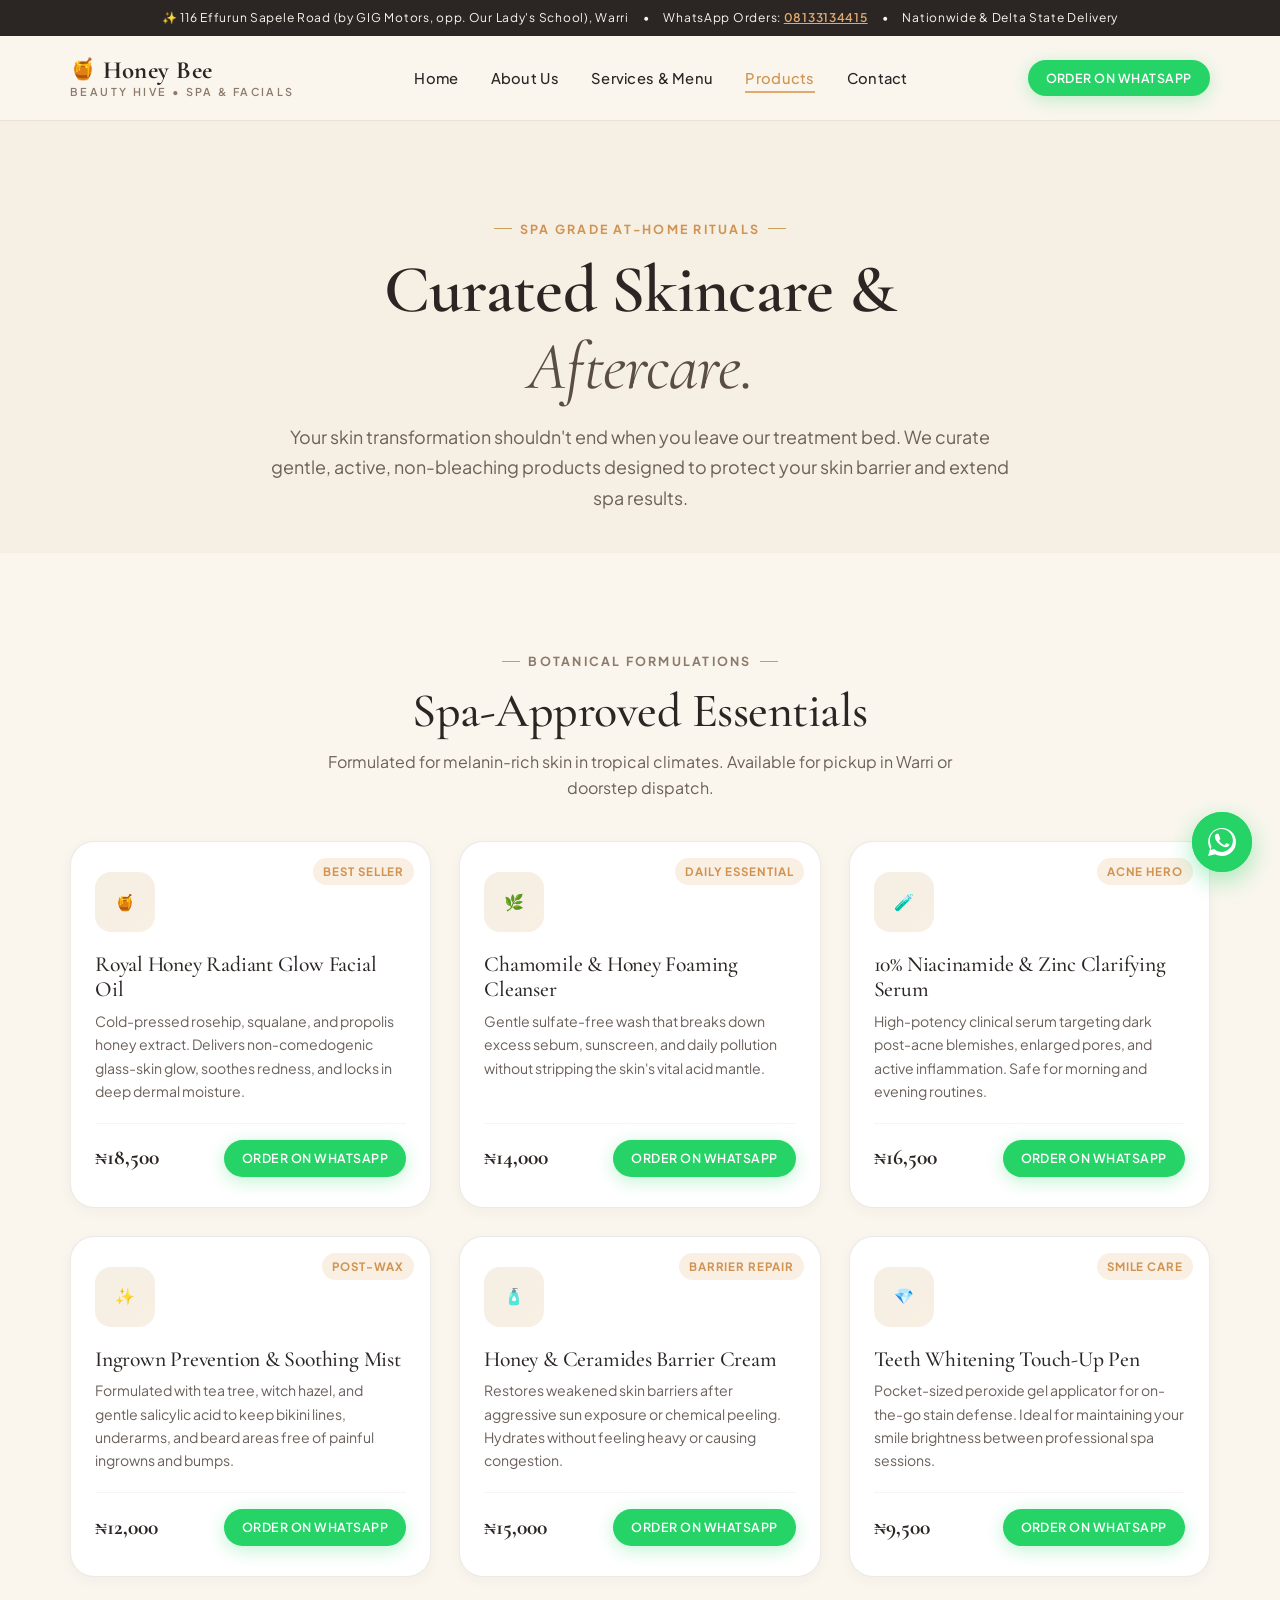
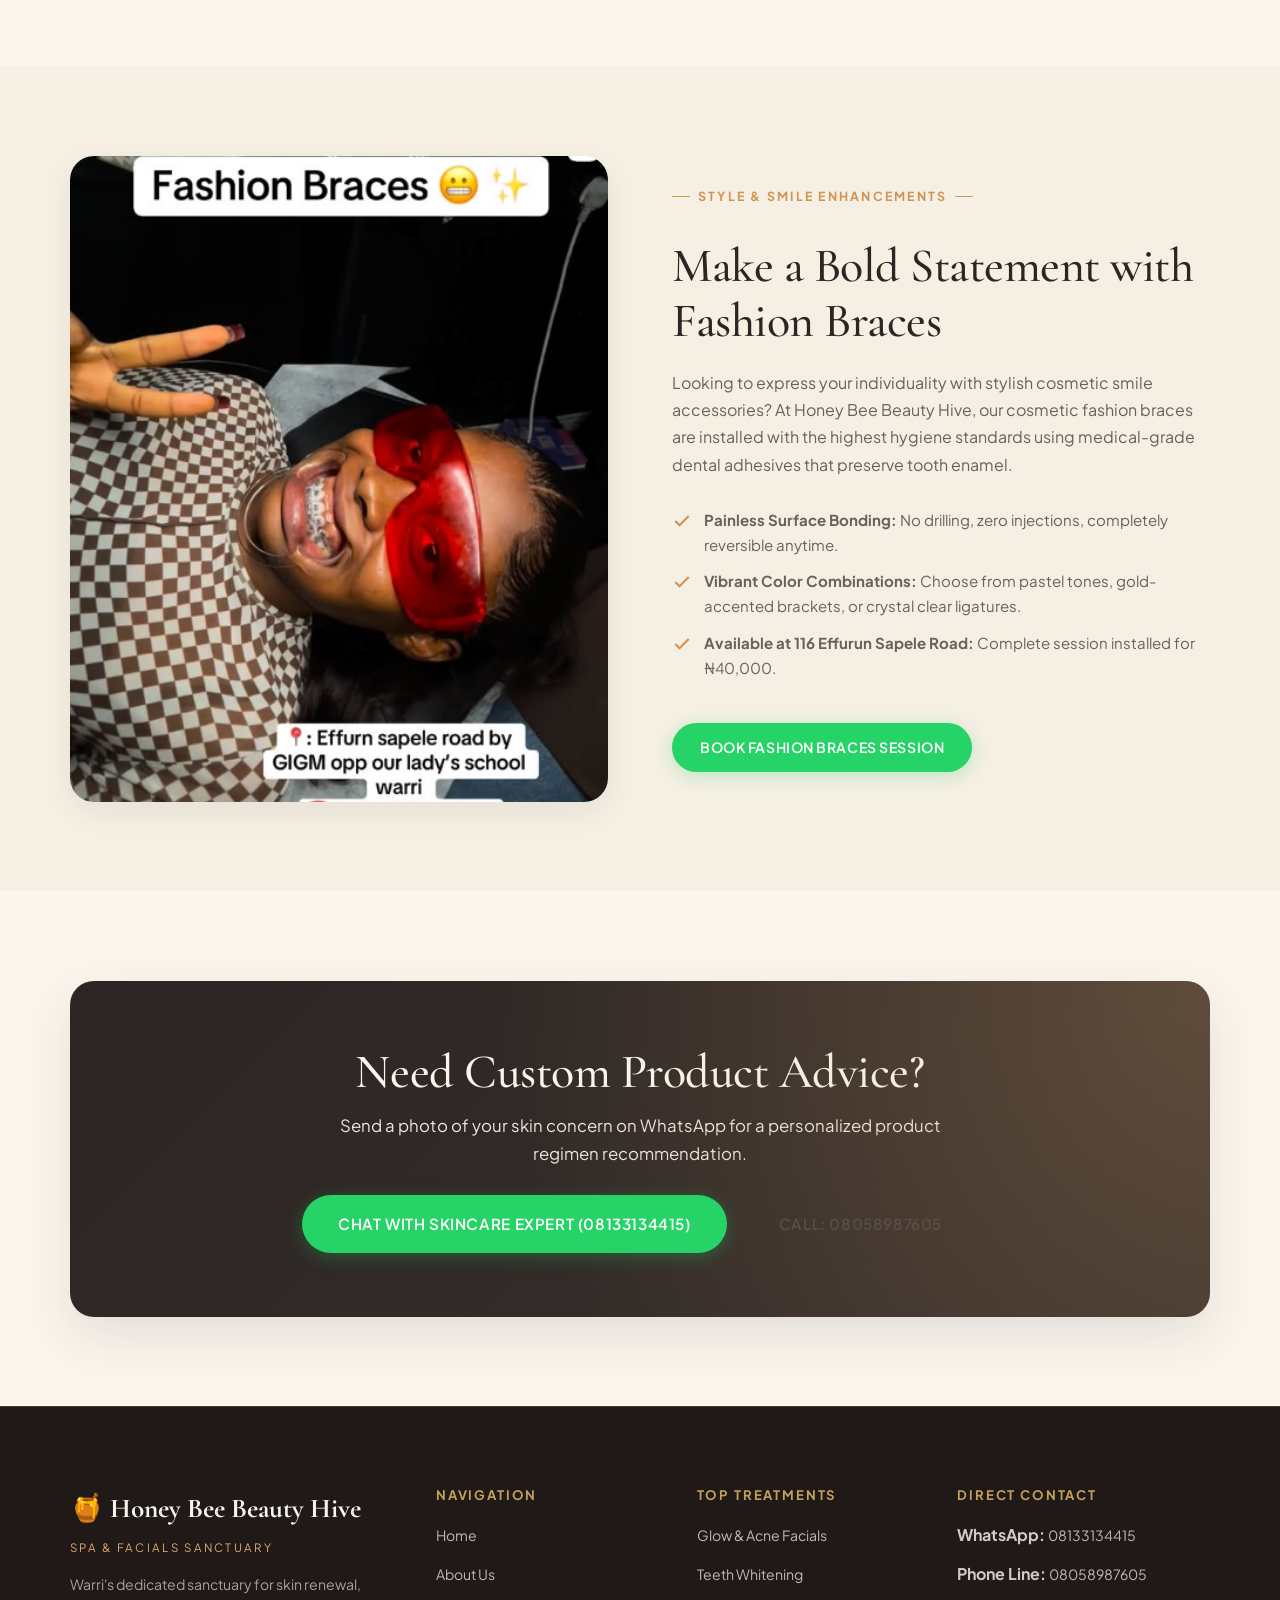
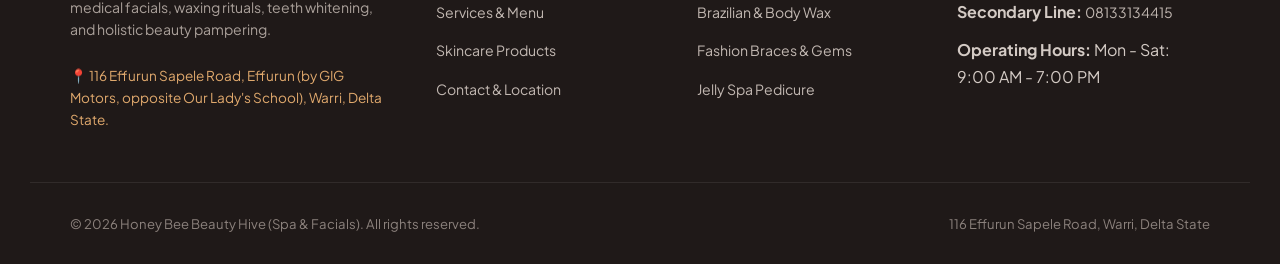
<file: products.html>
<!DOCTYPE html>
<html lang="en">
<head>
  <meta charset="UTF-8" />
  <meta name="viewport" content="width=device-width, initial-scale=1.0" />
  <title>Curated Skincare & Products | Honey Bee Beauty Hive Warri</title>
  <meta name="description" content="Shop curated post-treatment skincare and aftercare essentials by Honey Bee Beauty Hive in Warri: honey radiant glow oils, clarifying serums, barrier creams, and smile care." />
  <meta name="theme-color" content="#FAF6EE" />
  <link rel="icon" href="data:image/svg+xml,<svg xmlns=%22http://www.w3.org/2000/svg%22 viewBox=%220 0 100 100%22><text y=%22.9em%22 font-size=%2290%22>🍯</text></svg>">
  <link rel="stylesheet" href="assets/css/styles.css" />
</head>
<body>

  <!-- Top Announcement Bar -->
  <aside class="top-notice-bar">
    <div class="container top-notice-content">
      <span>✨ 116 Effurun Sapele Road (by GIG Motors, opp. Our Lady's School), Warri</span>
      <span>•</span>
      <span>WhatsApp Orders: <a href="https://wa.me/2348133134415" target="_blank" rel="noopener">08133134415</a></span>
      <span>•</span>
      <span>Nationwide &amp; Delta State Delivery</span>
    </div>
  </aside>

  <!-- Sticky Luxury Header Navigation -->
  <header class="site-header">
    <div class="container nav-row">
      <a class="logo-lockup" href="index.html">
        <span class="brand-title"><span class="bee-icon">🍯</span> Honey Bee</span>
        <span class="brand-tagline">Beauty Hive • Spa &amp; Facials</span>
      </a>

      <nav class="desktop-nav">
        <ul>
          <li><a href="index.html">Home</a></li>
          <li><a href="about.html">About Us</a></li>
          <li><a href="services.html">Services &amp; Menu</a></li>
          <li><a href="products.html" class="active">Products</a></li>
          <li><a href="contact.html">Contact</a></li>
        </ul>
      </nav>

      <div class="header-actions">
        <a class="btn btn-whatsapp btn-sm" href="https://wa.me/2348133134415?text=Hello%20Honey%20Bee%20Beauty%20Hive,%20I%20would%20like%20to%20order%20skincare%20products." target="_blank" rel="noopener">
          Order on WhatsApp
        </a>
        <button id="menu-toggle" class="menu-toggle" aria-label="Toggle navigation menu">
          <svg width="26" height="26" viewBox="0 0 24 24" fill="none" stroke="currentColor" stroke-width="2"><line x1="3" y1="6" x2="21" y2="6"/><line x1="3" y1="12" x2="21" y2="12"/><line x1="3" y1="18" x2="21" y2="18"/></svg>
        </button>
      </div>
    </div>
  </header>

  <!-- Mobile Drawer Menu -->
  <aside class="mobile-drawer" id="mobile-drawer">
    <div class="overlay"></div>
    <div class="panel">
      <div class="drawer-top">
        <span class="logo-lockup">
          <span class="brand-title"><span class="bee-icon">🍯</span> Honey Bee</span>
          <span class="brand-tagline">Spa &amp; Facials</span>
        </span>
        <button id="drawer-close" style="font-size:30px;line-height:1;color:var(--text-main);">&times;</button>
      </div>
      <nav class="drawer-nav">
        <ul>
          <li><a href="index.html">Home</a></li>
          <li><a href="about.html">About Us</a></li>
          <li><a href="services.html">Services &amp; Menu</a></li>
          <li><a href="products.html" class="active">Skincare Products</a></li>
          <li><a href="contact.html">Contact &amp; Visit</a></li>
        </ul>
      </nav>
      <div class="drawer-footer">
        <a class="btn btn-whatsapp" href="https://wa.me/2348133134415?text=Hello%20Honey%20Bee%20Beauty%20Hive,%20I%20would%20like%20to%20order%20skincare%20products." target="_blank" rel="noopener">Order via WhatsApp</a>
        <a class="btn btn-outline" href="tel:+2348058987605">Call 08058987605</a>
        <div class="drawer-loc">
          116 Effurun Sapele Road, Effurun (by GIG Motors, opp. Our Lady's School), Warri, Delta State
        </div>
      </div>
    </div>
  </aside>

  <main>
    <!-- Page Header Banner -->
    <section class="section section-warm text-center" style="padding-bottom:2.5rem;">
      <div class="container" style="max-width:820px;">
        <span class="eyebrow eyebrow-honey">Spa Grade At-Home Rituals</span>
        <h1 style="margin-bottom:16px;">Curated Skincare &amp; <em>Aftercare.</em></h1>
        <p style="font-size:1.12rem;color:var(--text-muted);line-height:1.7;">
          Your skin transformation shouldn't end when you leave our treatment bed. We curate gentle, active, non-bleaching products designed to protect your skin barrier and extend spa results.
        </p>
      </div>
    </section>

    <!-- Curated Products Showcase Grid -->
    <section class="section">
      <div class="container">
        <div class="text-center" style="max-width:650px;margin:0 auto 40px;">
          <span class="eyebrow">Botanical Formulations</span>
          <h2>Spa-Approved Essentials</h2>
          <p style="color:var(--text-muted);margin-top:10px;">Formulated for melanin-rich skin in tropical climates. Available for pickup in Warri or doorstep dispatch.</p>
        </div>

        <div class="products-grid">
          
          <!-- Product 1 -->
          <article class="product-card">
            <span class="product-badge">Best Seller</span>
            <div class="product-icon-wrap">🍯</div>
            <h3>Royal Honey Radiant Glow Facial Oil</h3>
            <p>Cold-pressed rosehip, squalane, and propolis honey extract. Delivers non-comedogenic glass-skin glow, soothes redness, and locks in deep dermal moisture.</p>
            <div class="product-footer">
              <span class="product-price">₦18,500</span>
              <a class="btn btn-whatsapp btn-sm" href="https://wa.me/2348133134415?text=Hello%20Honey%20Bee,%20I%20would%20like%20to%20order%20the%20Royal%20Honey%20Radiant%20Glow%20Facial%20Oil%20(₦18,500)." target="_blank" rel="noopener">Order on WhatsApp</a>
            </div>
          </article>

          <!-- Product 2 -->
          <article class="product-card">
            <span class="product-badge">Daily Essential</span>
            <div class="product-icon-wrap">🌿</div>
            <h3>Chamomile &amp; Honey Foaming Cleanser</h3>
            <p>Gentle sulfate-free wash that breaks down excess sebum, sunscreen, and daily pollution without stripping the skin's vital acid mantle.</p>
            <div class="product-footer">
              <span class="product-price">₦14,000</span>
              <a class="btn btn-whatsapp btn-sm" href="https://wa.me/2348133134415?text=Hello%20Honey%20Bee,%20I%20would%20like%20to%20order%20the%20Chamomile%20Honey%20Cleanser%20(₦14,000)." target="_blank" rel="noopener">Order on WhatsApp</a>
            </div>
          </article>

          <!-- Product 3 -->
          <article class="product-card">
            <span class="product-badge">Acne Hero</span>
            <div class="product-icon-wrap">🧪</div>
            <h3>10% Niacinamide &amp; Zinc Clarifying Serum</h3>
            <p>High-potency clinical serum targeting dark post-acne blemishes, enlarged pores, and active inflammation. Safe for morning and evening routines.</p>
            <div class="product-footer">
              <span class="product-price">₦16,500</span>
              <a class="btn btn-whatsapp btn-sm" href="https://wa.me/2348133134415?text=Hello%20Honey%20Bee,%20I%20would%20like%20to%20order%20the%2010%25%20Niacinamide%20Serum%20(₦16,500)." target="_blank" rel="noopener">Order on WhatsApp</a>
            </div>
          </article>

          <!-- Product 4 -->
          <article class="product-card">
            <span class="product-badge">Post-Wax</span>
            <div class="product-icon-wrap">✨</div>
            <h3>Ingrown Prevention &amp; Soothing Mist</h3>
            <p>Formulated with tea tree, witch hazel, and gentle salicylic acid to keep bikini lines, underarms, and beard areas free of painful ingrowns and bumps.</p>
            <div class="product-footer">
              <span class="product-price">₦12,000</span>
              <a class="btn btn-whatsapp btn-sm" href="https://wa.me/2348133134415?text=Hello%20Honey%20Bee,%20I%20would%20like%20to%20order%20the%20Ingrown%20Prevention%20Mist%20(₦12,000)." target="_blank" rel="noopener">Order on WhatsApp</a>
            </div>
          </article>

          <!-- Product 5 -->
          <article class="product-card">
            <span class="product-badge">Barrier Repair</span>
            <div class="product-icon-wrap">🧴</div>
            <h3>Honey &amp; Ceramides Barrier Cream</h3>
            <p>Restores weakened skin barriers after aggressive sun exposure or chemical peeling. Hydrates without feeling heavy or causing congestion.</p>
            <div class="product-footer">
              <span class="product-price">₦15,000</span>
              <a class="btn btn-whatsapp btn-sm" href="https://wa.me/2348133134415?text=Hello%20Honey%20Bee,%20I%20would%20like%20to%20order%20the%20Honey%20Ceramides%20Barrier%20Cream%20(₦15,000)." target="_blank" rel="noopener">Order on WhatsApp</a>
            </div>
          </article>

          <!-- Product 6 -->
          <article class="product-card">
            <span class="product-badge">Smile Care</span>
            <div class="product-icon-wrap">💎</div>
            <h3>Teeth Whitening Touch-Up Pen</h3>
            <p>Pocket-sized peroxide gel applicator for on-the-go stain defense. Ideal for maintaining your smile brightness between professional spa sessions.</p>
            <div class="product-footer">
              <span class="product-price">₦9,500</span>
              <a class="btn btn-whatsapp btn-sm" href="https://wa.me/2348133134415?text=Hello%20Honey%20Bee,%20I%20would%20like%20to%20order%20the%20Teeth%20Whitening%20Pen%20(₦9,500)." target="_blank" rel="noopener">Order on WhatsApp</a>
            </div>
          </article>

        </div>
      </div>
    </section>

    <!-- Visual Spotlight: Fashion Braces & Smile Aesthetics (User Photo 4) -->
    <section class="section section-warm">
      <div class="container spotlight-grid">
        <div class="spotlight-img-frame">
          <img src="assets/images/fashion-braces.png" alt="Trendy cosmetic fashion braces installation at Honey Bee Beauty Hive Warri" width="560" height="700" loading="lazy" />
        </div>
        <div class="spotlight-copy">
          <span class="eyebrow eyebrow-honey">Style &amp; Smile Enhancements</span>
          <h2>Make a Bold Statement with Fashion Braces</h2>
          <p style="color:var(--text-muted);line-height:1.7;">
            Looking to express your individuality with stylish cosmetic smile accessories? At Honey Bee Beauty Hive, our cosmetic fashion braces are installed with the highest hygiene standards using medical-grade dental adhesives that preserve tooth enamel.
          </p>
          <div class="spotlight-points">
            <div class="spotlight-point">
              <svg width="20" height="20" viewBox="0 0 24 24" fill="none" stroke="currentColor" stroke-width="2.5"><polyline points="20 6 9 17 4 12"/></svg>
              <span><strong>Painless Surface Bonding:</strong> No drilling, zero injections, completely reversible anytime.</span>
            </div>
            <div class="spotlight-point">
              <svg width="20" height="20" viewBox="0 0 24 24" fill="none" stroke="currentColor" stroke-width="2.5"><polyline points="20 6 9 17 4 12"/></svg>
              <span><strong>Vibrant Color Combinations:</strong> Choose from pastel tones, gold-accented brackets, or crystal clear ligatures.</span>
            </div>
            <div class="spotlight-point">
              <svg width="20" height="20" viewBox="0 0 24 24" fill="none" stroke="currentColor" stroke-width="2.5"><polyline points="20 6 9 17 4 12"/></svg>
              <span><strong>Available at 116 Effurun Sapele Road:</strong> Complete session installed for ₦40,000.</span>
            </div>
          </div>
          <div style="margin-top:12px;">
            <a class="btn btn-whatsapp" href="https://wa.me/2348133134415?text=Hello%20Honey%20Bee%20Beauty%20Hive,%20I%20would%20like%20to%20book%20Fashion%20Braces%20(₦40,000)." target="_blank" rel="noopener">Book Fashion Braces Session</a>
          </div>
        </div>
      </div>
    </section>

    <!-- Bottom CTA Band -->
    <section class="section">
      <div class="container">
        <div class="cta-band">
          <h2>Need Custom Product Advice?</h2>
          <p>Send a photo of your skin concern on WhatsApp for a personalized product regimen recommendation.</p>
          <div class="cta-band-btns">
            <a class="btn btn-whatsapp btn-lg" href="https://wa.me/2348133134415?text=Hello%20Honey%20Bee%20Beauty%20Hive,%20I%20would%20like%20a%20skin%20consultation%20to%20pick%20the%20right%20products." target="_blank" rel="noopener">
              Chat With Skincare Expert (08133134415)
            </a>
            <a class="btn btn-outline-gold btn-lg" href="tel:+2348058987605">
              Call: 08058987605
            </a>
          </div>
        </div>
      </div>
    </section>
  </main>

  <!-- Footer -->
  <footer class="site-footer">
    <div class="container footer-grid">
      <div class="footer-brand">
        <div class="brand-title">🍯 Honey Bee Beauty Hive</div>
        <div class="brand-tagline">Spa &amp; Facials Sanctuary</div>
        <p>Warri's dedicated sanctuary for skin renewal, medical facials, waxing rituals, teeth whitening, and holistic beauty pampering.</p>
        <div style="font-size:0.85rem;color:var(--brand-honey);">
          📍 116 Effurun Sapele Road, Effurun (by GIG Motors, opposite Our Lady's School), Warri, Delta State.
        </div>
      </div>

      <div class="footer-col">
        <h4>Navigation</h4>
        <ul>
          <li><a href="index.html">Home</a></li>
          <li><a href="about.html">About Us</a></li>
          <li><a href="services.html">Services &amp; Menu</a></li>
          <li><a href="products.html">Skincare Products</a></li>
          <li><a href="contact.html">Contact &amp; Location</a></li>
        </ul>
      </div>

      <div class="footer-col">
        <h4>Top Treatments</h4>
        <ul>
          <li><a href="services.html#facials">Glow &amp; Acne Facials</a></li>
          <li><a href="services.html#teeth">Teeth Whitening</a></li>
          <li><a href="services.html#waxing">Brazilian &amp; Body Wax</a></li>
          <li><a href="services.html#braces">Fashion Braces &amp; Gems</a></li>
          <li><a href="services.html#pedicure">Jelly Spa Pedicure</a></li>
        </ul>
      </div>

      <div class="footer-col">
        <h4>Direct Contact</h4>
        <ul>
          <li><strong>WhatsApp:</strong> <a href="https://wa.me/2348133134415" target="_blank" rel="noopener">08133134415</a></li>
          <li><strong>Phone Line:</strong> <a href="tel:+2348058987605">08058987605</a></li>
          <li><strong>Secondary Line:</strong> <a href="tel:+2348133134415">08133134415</a></li>
          <li><strong>Operating Hours:</strong> Mon - Sat: 9:00 AM - 7:00 PM</li>
        </ul>
      </div>
    </div>

    <div class="container footer-bottom">
      <span>&copy; 2026 Honey Bee Beauty Hive (Spa &amp; Facials). All rights reserved.</span>
      <span>116 Effurun Sapele Road, Warri, Delta State</span>
    </div>
  </footer>

  <!-- WhatsApp Floating Button -->
  <a class="wa-fab" href="https://wa.me/2348133134415?text=Hello%20Honey%20Bee%20Beauty%20Hive,%20I%20would%20like%20to%20order%20products." target="_blank" rel="noopener" aria-label="Chat on WhatsApp">
    <div class="wa-fab-pulse"></div>
    <svg width="28" height="28" viewBox="0 0 24 24" fill="currentColor"><path d="M.057 24l1.687-6.163c-1.041-1.804-1.588-3.849-1.587-5.946C.06 5.348 5.397.01 12.008.01c3.202.001 6.212 1.243 8.477 3.513 2.266 2.27 3.507 5.28 3.505 8.484-.004 6.657-5.34 11.997-11.953 11.997-2.005-.001-3.973-.502-5.724-1.457L0 24zm6.59-4.846c1.6.95 3.188 1.449 4.825 1.451 5.436 0 9.86-4.37 9.864-9.799.002-2.63-1.023-5.101-2.885-6.97C16.638 1.966 14.122.94 11.5.942 6.066.942 1.642 5.312 1.637 10.742c-.002 1.772.464 3.506 1.352 5.04l-.841 3.076 3.199-.824zm11.383-5.05c-.3-.15-1.764-.87-2.038-.97-.274-.1-.474-.15-.674.15-.2.3-.77.97-.945 1.17-.175.2-.35.225-.65.075-.3-.15-1.263-.465-2.407-1.485-.89-.794-1.49-1.775-1.665-2.075-.175-.3-.019-.462.13-.611.135-.135.3-.35.45-.525.15-.175.2-.3.3-.5s.05-.375-.025-.525C10.044 7.6 9.4 6.035 9.13 5.39c-.26-.63-.53-.54-.73-.55-.19-.01-.41-.01-.61-.01-.2 0-.53.075-.81.375-.28.3-1.07 1.05-1.07 2.56 0 1.51 1.1 2.97 1.25 3.17.15.2 2.165 3.31 5.245 4.64.733.317 1.306.505 1.751.646.737.234 1.41.201 1.942.122.593-.088 1.764-.72 2.014-1.415.25-.695.25-1.29.175-1.415-.075-.125-.275-.2-.575-.35z"/></svg>
  </a>

  <!-- Back to Top Button -->
  <button id="back-to-top" aria-label="Back to top">
    <svg width="20" height="20" viewBox="0 0 24 24" fill="none" stroke="currentColor" stroke-width="2"><polyline points="18 15 12 9 6 15"/></svg>
  </button>

  <script src="assets/js/main.js"></script>
</body>
</html>
</file>
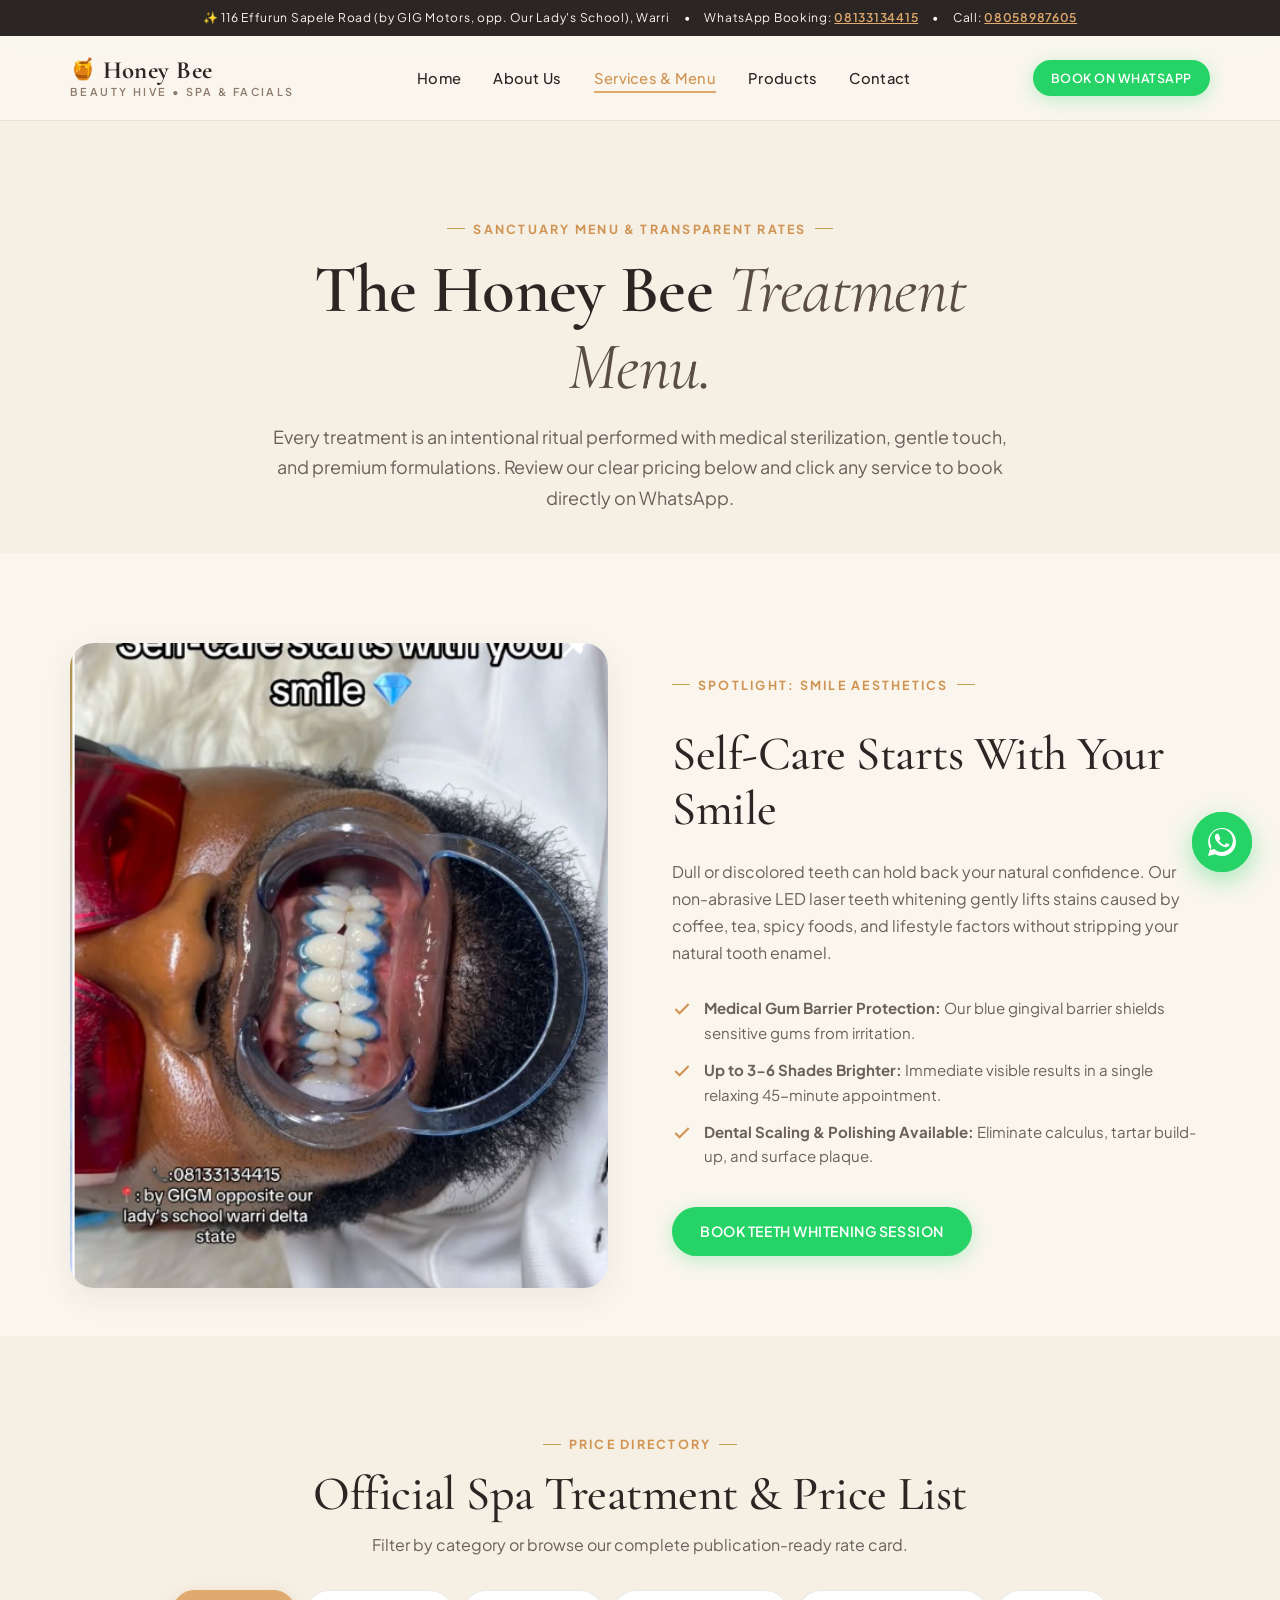
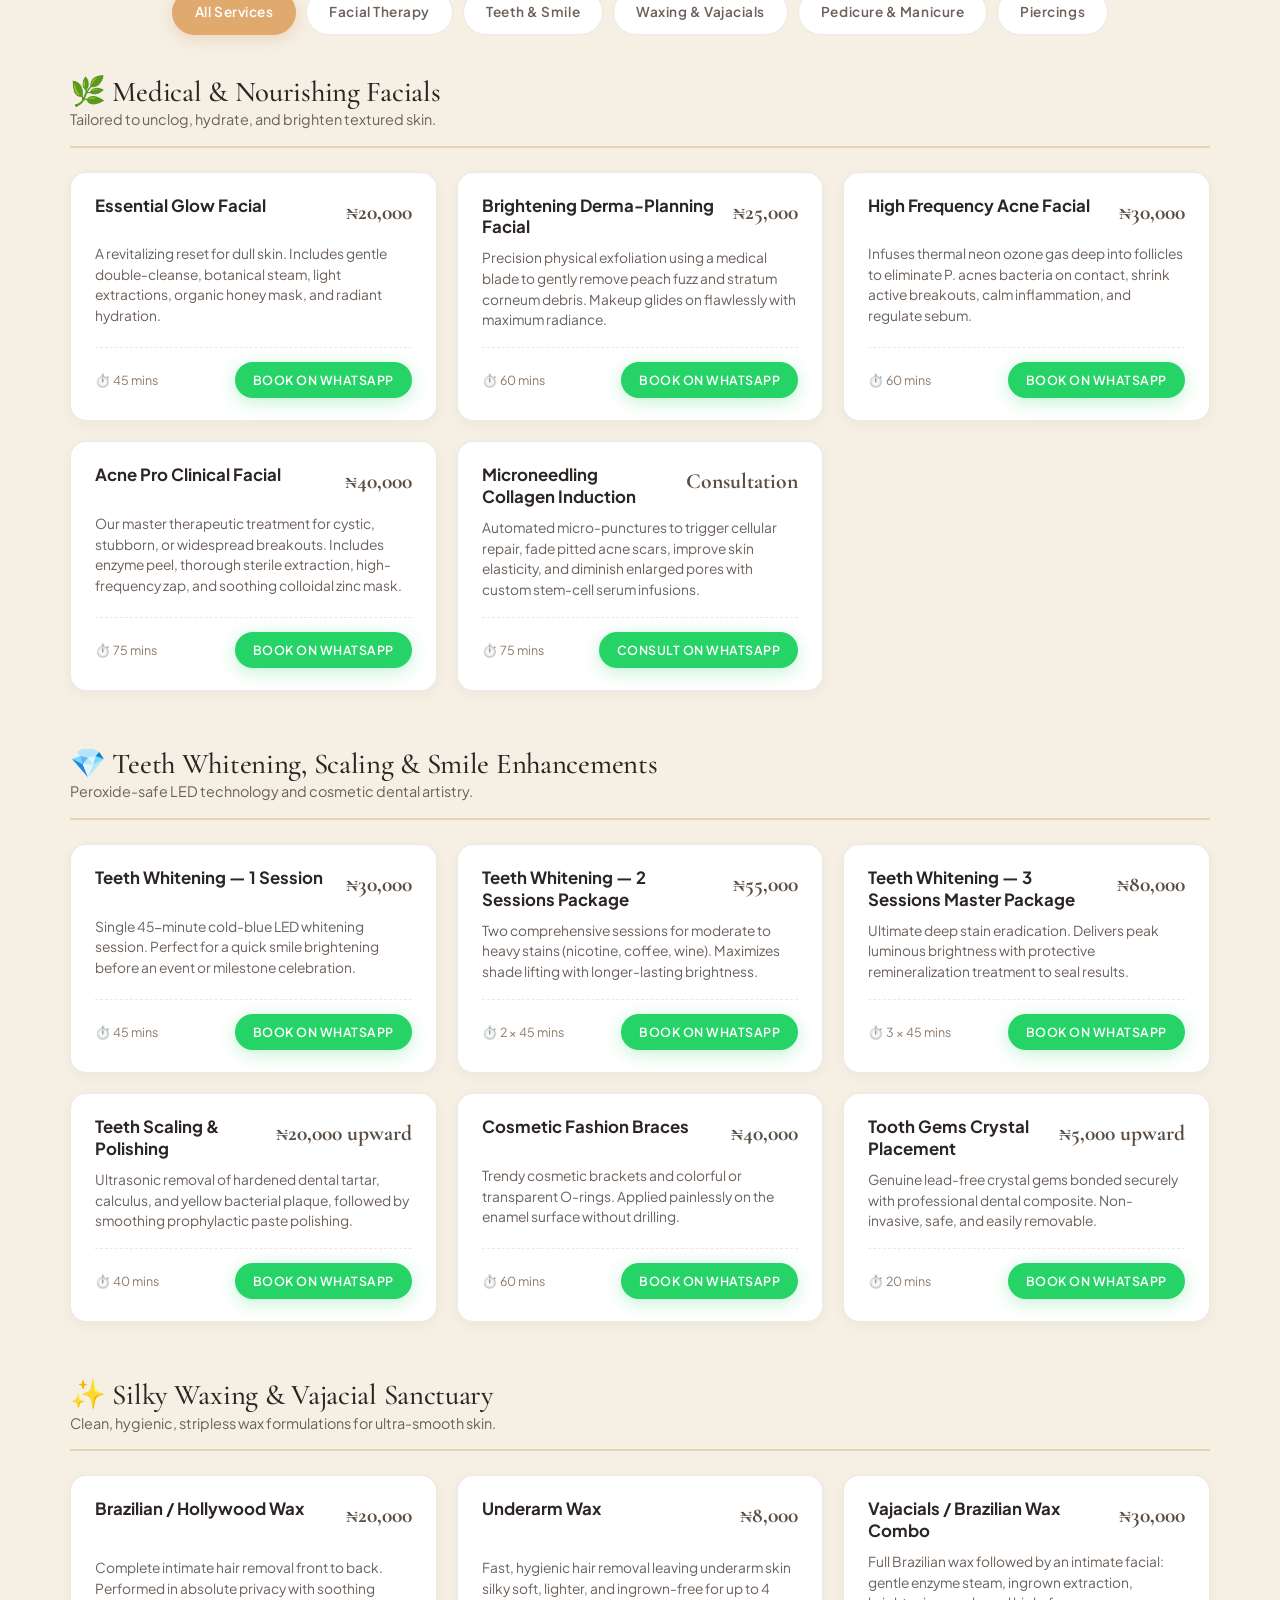
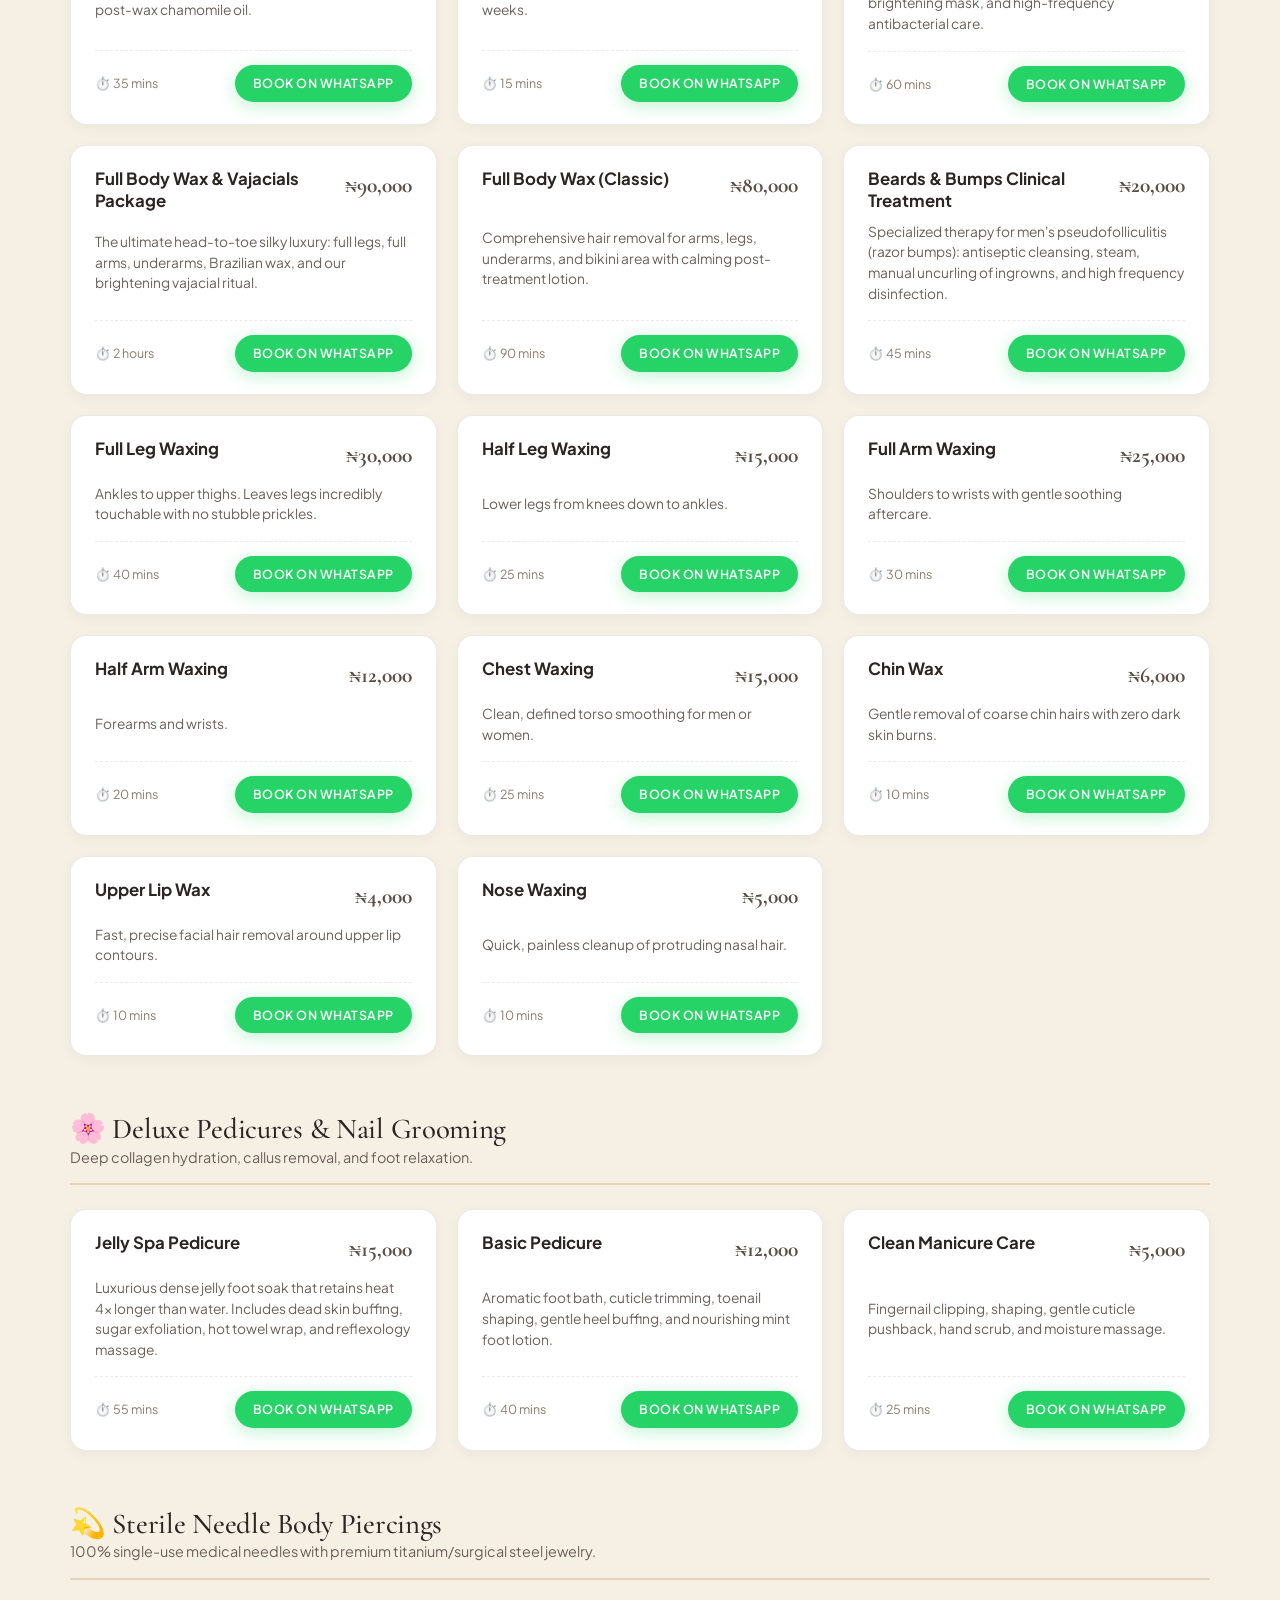
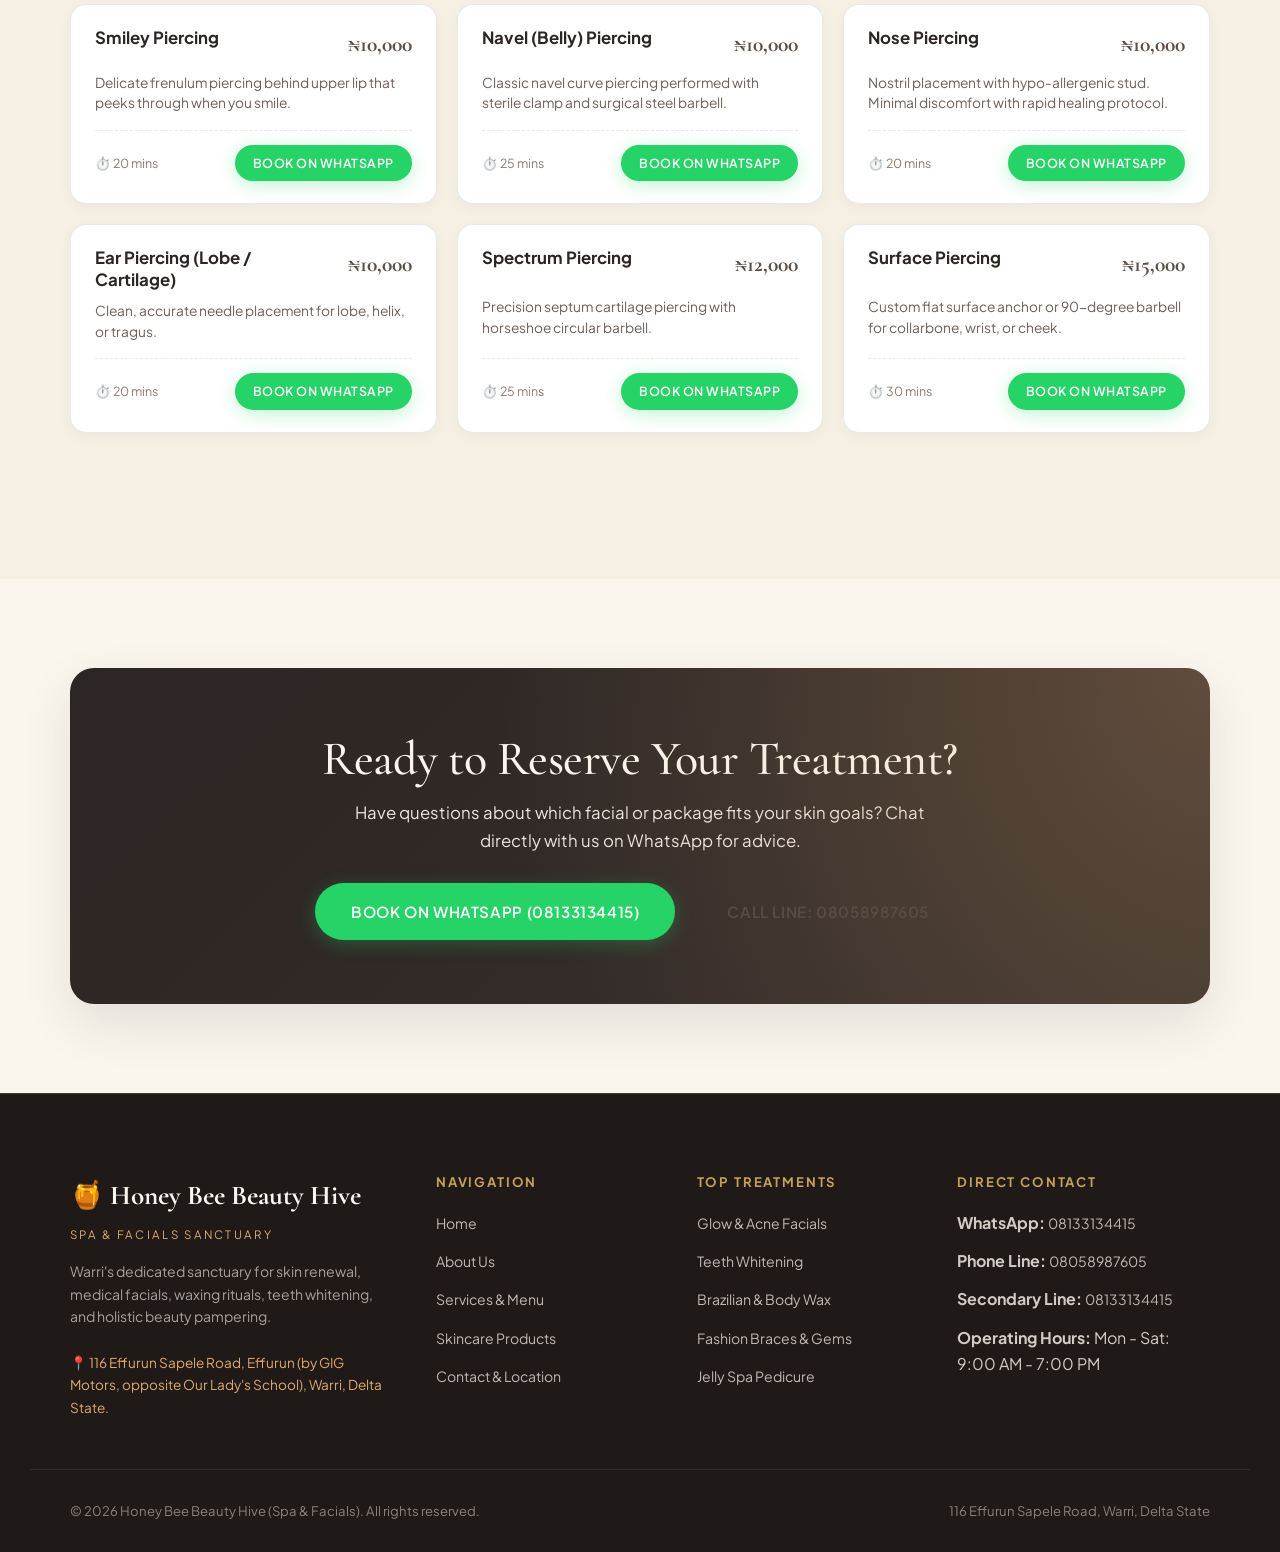
<file: services.html>
<!DOCTYPE html>
<html lang="en">
<head>
  <meta charset="UTF-8" />
  <meta name="viewport" content="width=device-width, initial-scale=1.0" />
  <title>Services & Price Menu | Honey Bee Beauty Hive (Spa & Facials) Warri</title>
  <meta name="description" content="Official treatment menu and price directory for Honey Bee Beauty Hive in Warri: facials, waxing, teeth whitening, vajacials, pedicure, and piercings with instant WhatsApp booking." />
  <meta name="theme-color" content="#FAF6EE" />
  <link rel="icon" href="data:image/svg+xml,<svg xmlns=%22http://www.w3.org/2000/svg%22 viewBox=%220 0 100 100%22><text y=%22.9em%22 font-size=%2290%22>🍯</text></svg>">
  <link rel="stylesheet" href="assets/css/styles.css" />
</head>
<body>

  <!-- Top Announcement Bar -->
  <aside class="top-notice-bar">
    <div class="container top-notice-content">
      <span>✨ 116 Effurun Sapele Road (by GIG Motors, opp. Our Lady's School), Warri</span>
      <span>•</span>
      <span>WhatsApp Booking: <a href="https://wa.me/2348133134415" target="_blank" rel="noopener">08133134415</a></span>
      <span>•</span>
      <span>Call: <a href="tel:+2348058987605">08058987605</a></span>
    </div>
  </aside>

  <!-- Sticky Luxury Header Navigation -->
  <header class="site-header">
    <div class="container nav-row">
      <a class="logo-lockup" href="index.html">
        <span class="brand-title"><span class="bee-icon">🍯</span> Honey Bee</span>
        <span class="brand-tagline">Beauty Hive • Spa &amp; Facials</span>
      </a>

      <nav class="desktop-nav">
        <ul>
          <li><a href="index.html">Home</a></li>
          <li><a href="about.html">About Us</a></li>
          <li><a href="services.html" class="active">Services &amp; Menu</a></li>
          <li><a href="products.html">Products</a></li>
          <li><a href="contact.html">Contact</a></li>
        </ul>
      </nav>

      <div class="header-actions">
        <a class="btn btn-whatsapp btn-sm" href="https://wa.me/2348133134415?text=Hello%20Honey%20Bee%20Beauty%20Hive,%20I%20would%20like%20to%20book%20a%20treatment%20from%20your%20menu." target="_blank" rel="noopener">
          Book on WhatsApp
        </a>
        <button id="menu-toggle" class="menu-toggle" aria-label="Toggle navigation menu">
          <svg width="26" height="26" viewBox="0 0 24 24" fill="none" stroke="currentColor" stroke-width="2"><line x1="3" y1="6" x2="21" y2="6"/><line x1="3" y1="12" x2="21" y2="12"/><line x1="3" y1="18" x2="21" y2="18"/></svg>
        </button>
      </div>
    </div>
  </header>

  <!-- Mobile Drawer Menu -->
  <aside class="mobile-drawer" id="mobile-drawer">
    <div class="overlay"></div>
    <div class="panel">
      <div class="drawer-top">
        <span class="logo-lockup">
          <span class="brand-title"><span class="bee-icon">🍯</span> Honey Bee</span>
          <span class="brand-tagline">Spa &amp; Facials</span>
        </span>
        <button id="drawer-close" style="font-size:30px;line-height:1;color:var(--text-main);">&times;</button>
      </div>
      <nav class="drawer-nav">
        <ul>
          <li><a href="index.html">Home</a></li>
          <li><a href="about.html">About Us</a></li>
          <li><a href="services.html" class="active">Services &amp; Menu</a></li>
          <li><a href="products.html">Skincare Products</a></li>
          <li><a href="contact.html">Contact &amp; Visit</a></li>
        </ul>
      </nav>
      <div class="drawer-footer">
        <a class="btn btn-whatsapp" href="https://wa.me/2348133134415?text=Hello%20Honey%20Bee%20Beauty%20Hive,%20I%20would%20like%20to%20book%20an%20appointment." target="_blank" rel="noopener">Book via WhatsApp</a>
        <a class="btn btn-outline" href="tel:+2348058987605">Call 08058987605</a>
        <div class="drawer-loc">
          116 Effurun Sapele Road, Effurun (by GIG Motors, opp. Our Lady's School), Warri, Delta State
        </div>
      </div>
    </div>
  </aside>

  <main>
    <!-- Page Header Banner -->
    <section class="section section-warm text-center" style="padding-bottom:2.5rem;">
      <div class="container" style="max-width:820px;">
        <span class="eyebrow eyebrow-honey">Sanctuary Menu &amp; Transparent Rates</span>
        <h1 style="margin-bottom:16px;">The Honey Bee <em>Treatment Menu.</em></h1>
        <p style="font-size:1.12rem;color:var(--text-muted);line-height:1.7;">
          Every treatment is an intentional ritual performed with medical sterilization, gentle touch, and premium formulations. Review our clear pricing below and click any service to book directly on WhatsApp.
        </p>
      </div>
    </section>

    <!-- Visual Spotlight: Teeth Whitening & Smile Aesthetics (User Photo 1) -->
    <section class="section" style="padding-bottom:3rem;">
      <div class="container spotlight-grid">
        <div class="spotlight-img-frame">
          <img src="assets/images/teeth-whitening.png" alt="Teeth whitening session with blue gum barrier at Honey Bee Beauty Hive Warri" width="560" height="700" loading="lazy" />
        </div>
        <div class="spotlight-copy">
          <span class="eyebrow eyebrow-honey">Spotlight: Smile Aesthetics</span>
          <h2>Self-Care Starts With Your Smile</h2>
          <p style="color:var(--text-muted);line-height:1.7;">
            Dull or discolored teeth can hold back your natural confidence. Our non-abrasive LED laser teeth whitening gently lifts stains caused by coffee, tea, spicy foods, and lifestyle factors without stripping your natural tooth enamel.
          </p>
          <div class="spotlight-points">
            <div class="spotlight-point">
              <svg width="20" height="20" viewBox="0 0 24 24" fill="none" stroke="currentColor" stroke-width="2.5"><polyline points="20 6 9 17 4 12"/></svg>
              <span><strong>Medical Gum Barrier Protection:</strong> Our blue gingival barrier shields sensitive gums from irritation.</span>
            </div>
            <div class="spotlight-point">
              <svg width="20" height="20" viewBox="0 0 24 24" fill="none" stroke="currentColor" stroke-width="2.5"><polyline points="20 6 9 17 4 12"/></svg>
              <span><strong>Up to 3-6 Shades Brighter:</strong> Immediate visible results in a single relaxing 45-minute appointment.</span>
            </div>
            <div class="spotlight-point">
              <svg width="20" height="20" viewBox="0 0 24 24" fill="none" stroke="currentColor" stroke-width="2.5"><polyline points="20 6 9 17 4 12"/></svg>
              <span><strong>Dental Scaling &amp; Polishing Available:</strong> Eliminate calculus, tartar build-up, and surface plaque.</span>
            </div>
          </div>
          <div style="margin-top:8px;">
            <a class="btn btn-whatsapp" href="https://wa.me/2348133134415?text=Hello%20Honey%20Bee%20Beauty%20Hive,%20I%20would%20like%20to%20book%20a%20Teeth%20Whitening%20session." target="_blank" rel="noopener">Book Teeth Whitening Session</a>
          </div>
        </div>
      </div>
    </section>

    <!-- Master Price Directory (Separated Section) -->
    <section class="section section-warm" id="price-directory">
      <div class="container">
        <div class="text-center" style="max-width:700px;margin:0 auto 32px;">
          <span class="eyebrow eyebrow-honey">Price Directory</span>
          <h2>Official Spa Treatment &amp; Price List</h2>
          <p style="color:var(--text-muted);margin-top:10px;">Filter by category or browse our complete publication-ready rate card.</p>
        </div>

        <!-- Category Filter Tabs -->
        <div class="pricing-tabs-nav">
          <button class="pricing-tab-btn active" data-category="all">All Services</button>
          <button class="pricing-tab-btn" data-category="facials">Facial Therapy</button>
          <button class="pricing-tab-btn" data-category="teeth">Teeth &amp; Smile</button>
          <button class="pricing-tab-btn" data-category="waxing">Waxing &amp; Vajacials</button>
          <button class="pricing-tab-btn" data-category="pedicure">Pedicure &amp; Manicure</button>
          <button class="pricing-tab-btn" data-category="piercings">Piercings</button>
        </div>

        <!-- ================= CATEGORY 1: FACIAL THERAPY ================= -->
        <div class="pricing-category-block" data-category="facials" id="facials">
          <div class="pricing-category-header">
            <div>
              <h3>🌿 Medical &amp; Nourishing Facials</h3>
              <p style="color:var(--text-muted);font-size:0.9rem;">Tailored to unclog, hydrate, and brighten textured skin.</p>
            </div>
          </div>

          <div class="pricing-list-grid">
            
            <div class="pricing-item-card">
              <div class="pricing-item-top">
                <div class="pricing-item-name">Essential Glow Facial</div>
                <div class="pricing-item-price">₦20,000</div>
              </div>
              <p class="pricing-item-desc">A revitalizing reset for dull skin. Includes gentle double-cleanse, botanical steam, light extractions, organic honey mask, and radiant hydration.</p>
              <div class="pricing-item-actions">
                <span class="pricing-duration">⏱️ 45 mins</span>
                <a class="btn btn-whatsapp btn-sm" href="https://wa.me/2348133134415?text=Hello%20Honey%20Bee,%20I%20would%20like%20to%20book%20the%20Essential%20Glow%20Facial%20(₦20,000)." target="_blank" rel="noopener">Book on WhatsApp</a>
              </div>
            </div>

            <div class="pricing-item-card">
              <div class="pricing-item-top">
                <div class="pricing-item-name">Brightening Derma-Planning Facial</div>
                <div class="pricing-item-price">₦25,000</div>
              </div>
              <p class="pricing-item-desc">Precision physical exfoliation using a medical blade to gently remove peach fuzz and stratum corneum debris. Makeup glides on flawlessly with maximum radiance.</p>
              <div class="pricing-item-actions">
                <span class="pricing-duration">⏱️ 60 mins</span>
                <a class="btn btn-whatsapp btn-sm" href="https://wa.me/2348133134415?text=Hello%20Honey%20Bee,%20I%20would%20like%20to%20book%20the%20Brightening%20Derma-planning%20Facial%20(₦25,000)." target="_blank" rel="noopener">Book on WhatsApp</a>
              </div>
            </div>

            <div class="pricing-item-card">
              <div class="pricing-item-top">
                <div class="pricing-item-name">High Frequency Acne Facial</div>
                <div class="pricing-item-price">₦30,000</div>
              </div>
              <p class="pricing-item-desc">Infuses thermal neon ozone gas deep into follicles to eliminate P. acnes bacteria on contact, shrink active breakouts, calm inflammation, and regulate sebum.</p>
              <div class="pricing-item-actions">
                <span class="pricing-duration">⏱️ 60 mins</span>
                <a class="btn btn-whatsapp btn-sm" href="https://wa.me/2348133134415?text=Hello%20Honey%20Bee,%20I%20would%20like%20to%20book%20the%20High%20Frequency%20Acne%20Facial%20(₦30,000)." target="_blank" rel="noopener">Book on WhatsApp</a>
              </div>
            </div>

            <div class="pricing-item-card">
              <div class="pricing-item-top">
                <div class="pricing-item-name">Acne Pro Clinical Facial</div>
                <div class="pricing-item-price">₦40,000</div>
              </div>
              <p class="pricing-item-desc">Our master therapeutic treatment for cystic, stubborn, or widespread breakouts. Includes enzyme peel, thorough sterile extraction, high-frequency zap, and soothing colloidal zinc mask.</p>
              <div class="pricing-item-actions">
                <span class="pricing-duration">⏱️ 75 mins</span>
                <a class="btn btn-whatsapp btn-sm" href="https://wa.me/2348133134415?text=Hello%20Honey%20Bee,%20I%20would%20like%20to%20book%20the%20Acne%20Pro%20Facial%20(₦40,000)." target="_blank" rel="noopener">Book on WhatsApp</a>
              </div>
            </div>

            <div class="pricing-item-card">
              <div class="pricing-item-top">
                <div class="pricing-item-name">Microneedling Collagen Induction</div>
                <div class="pricing-item-price">Consultation</div>
              </div>
              <p class="pricing-item-desc">Automated micro-punctures to trigger cellular repair, fade pitted acne scars, improve skin elasticity, and diminish enlarged pores with custom stem-cell serum infusions.</p>
              <div class="pricing-item-actions">
                <span class="pricing-duration">⏱️ 75 mins</span>
                <a class="btn btn-whatsapp btn-sm" href="https://wa.me/2348133134415?text=Hello%20Honey%20Bee,%20I%20would%20like%20to%20inquire%20and%20book%20Microneedling." target="_blank" rel="noopener">Consult on WhatsApp</a>
              </div>
            </div>

          </div>
        </div>

        <!-- ================= CATEGORY 2: TEETH & SMILE AESTHETICS ================= -->
        <div class="pricing-category-block" data-category="teeth" id="teeth">
          <div class="pricing-category-header">
            <div>
              <h3>💎 Teeth Whitening, Scaling &amp; Smile Enhancements</h3>
              <p style="color:var(--text-muted);font-size:0.9rem;">Peroxide-safe LED technology and cosmetic dental artistry.</p>
            </div>
          </div>

          <div class="pricing-list-grid">
            
            <div class="pricing-item-card">
              <div class="pricing-item-top">
                <div class="pricing-item-name">Teeth Whitening — 1 Session</div>
                <div class="pricing-item-price">₦30,000</div>
              </div>
              <p class="pricing-item-desc">Single 45-minute cold-blue LED whitening session. Perfect for a quick smile brightening before an event or milestone celebration.</p>
              <div class="pricing-item-actions">
                <span class="pricing-duration">⏱️ 45 mins</span>
                <a class="btn btn-whatsapp btn-sm" href="https://wa.me/2348133134415?text=Hello%20Honey%20Bee,%20I%20would%20like%20to%20book%20Teeth%20Whitening%201%20Session%20(₦30,000)." target="_blank" rel="noopener">Book on WhatsApp</a>
              </div>
            </div>

            <div class="pricing-item-card">
              <div class="pricing-item-top">
                <div class="pricing-item-name">Teeth Whitening — 2 Sessions Package</div>
                <div class="pricing-item-price">₦55,000</div>
              </div>
              <p class="pricing-item-desc">Two comprehensive sessions for moderate to heavy stains (nicotine, coffee, wine). Maximizes shade lifting with longer-lasting brightness.</p>
              <div class="pricing-item-actions">
                <span class="pricing-duration">⏱️ 2 × 45 mins</span>
                <a class="btn btn-whatsapp btn-sm" href="https://wa.me/2348133134415?text=Hello%20Honey%20Bee,%20I%20would%20like%20to%20book%20Teeth%20Whitening%202%20Sessions%20(₦55,000)." target="_blank" rel="noopener">Book on WhatsApp</a>
              </div>
            </div>

            <div class="pricing-item-card">
              <div class="pricing-item-top">
                <div class="pricing-item-name">Teeth Whitening — 3 Sessions Master Package</div>
                <div class="pricing-item-price">₦80,000</div>
              </div>
              <p class="pricing-item-desc">Ultimate deep stain eradication. Delivers peak luminous brightness with protective remineralization treatment to seal results.</p>
              <div class="pricing-item-actions">
                <span class="pricing-duration">⏱️ 3 × 45 mins</span>
                <a class="btn btn-whatsapp btn-sm" href="https://wa.me/2348133134415?text=Hello%20Honey%20Bee,%20I%20would%20like%20to%20book%20Teeth%20Whitening%203%20Sessions%20(₦80,000)." target="_blank" rel="noopener">Book on WhatsApp</a>
              </div>
            </div>

            <div class="pricing-item-card">
              <div class="pricing-item-top">
                <div class="pricing-item-name">Teeth Scaling &amp; Polishing</div>
                <div class="pricing-item-price">₦20,000 upward</div>
              </div>
              <p class="pricing-item-desc">Ultrasonic removal of hardened dental tartar, calculus, and yellow bacterial plaque, followed by smoothing prophylactic paste polishing.</p>
              <div class="pricing-item-actions">
                <span class="pricing-duration">⏱️ 40 mins</span>
                <a class="btn btn-whatsapp btn-sm" href="https://wa.me/2348133134415?text=Hello%20Honey%20Bee,%20I%20would%20like%20to%20book%20Teeth%20Scaling%20(₦20,000+)." target="_blank" rel="noopener">Book on WhatsApp</a>
              </div>
            </div>

            <div class="pricing-item-card" id="braces">
              <div class="pricing-item-top">
                <div class="pricing-item-name">Cosmetic Fashion Braces</div>
                <div class="pricing-item-price">₦40,000</div>
              </div>
              <p class="pricing-item-desc">Trendy cosmetic brackets and colorful or transparent O-rings. Applied painlessly on the enamel surface without drilling.</p>
              <div class="pricing-item-actions">
                <span class="pricing-duration">⏱️ 60 mins</span>
                <a class="btn btn-whatsapp btn-sm" href="https://wa.me/2348133134415?text=Hello%20Honey%20Bee,%20I%20would%20like%20to%20book%20Fashion%20Braces%20(₦40,000)." target="_blank" rel="noopener">Book on WhatsApp</a>
              </div>
            </div>

            <div class="pricing-item-card">
              <div class="pricing-item-top">
                <div class="pricing-item-name">Tooth Gems Crystal Placement</div>
                <div class="pricing-item-price">₦5,000 upward</div>
              </div>
              <p class="pricing-item-desc">Genuine lead-free crystal gems bonded securely with professional dental composite. Non-invasive, safe, and easily removable.</p>
              <div class="pricing-item-actions">
                <span class="pricing-duration">⏱️ 20 mins</span>
                <a class="btn btn-whatsapp btn-sm" href="https://wa.me/2348133134415?text=Hello%20Honey%20Bee,%20I%20would%20like%20to%20book%20Tooth%20Gems%20(₦5,000+)." target="_blank" rel="noopener">Book on WhatsApp</a>
              </div>
            </div>

          </div>
        </div>

        <!-- ================= CATEGORY 3: WAXING & INTIMATE CARE ================= -->
        <div class="pricing-category-block" data-category="waxing" id="waxing">
          <div class="pricing-category-header">
            <div>
              <h3>✨ Silky Waxing &amp; Vajacial Sanctuary</h3>
              <p style="color:var(--text-muted);font-size:0.9rem;">Clean, hygienic, stripless wax formulations for ultra-smooth skin.</p>
            </div>
          </div>

          <div class="pricing-list-grid">
            
            <div class="pricing-item-card">
              <div class="pricing-item-top">
                <div class="pricing-item-name">Brazilian / Hollywood Wax</div>
                <div class="pricing-item-price">₦20,000</div>
              </div>
              <p class="pricing-item-desc">Complete intimate hair removal front to back. Performed in absolute privacy with soothing post-wax chamomile oil.</p>
              <div class="pricing-item-actions">
                <span class="pricing-duration">⏱️ 35 mins</span>
                <a class="btn btn-whatsapp btn-sm" href="https://wa.me/2348133134415?text=Hello%20Honey%20Bee,%20I%20would%20like%20to%20book%20Brazilian/Hollywood%20Wax%20(₦20,000)." target="_blank" rel="noopener">Book on WhatsApp</a>
              </div>
            </div>

            <div class="pricing-item-card">
              <div class="pricing-item-top">
                <div class="pricing-item-name">Underarm Wax</div>
                <div class="pricing-item-price">₦8,000</div>
              </div>
              <p class="pricing-item-desc">Fast, hygienic hair removal leaving underarm skin silky soft, lighter, and ingrown-free for up to 4 weeks.</p>
              <div class="pricing-item-actions">
                <span class="pricing-duration">⏱️ 15 mins</span>
                <a class="btn btn-whatsapp btn-sm" href="https://wa.me/2348133134415?text=Hello%20Honey%20Bee,%20I%20would%20like%20to%20book%20Underarm%20Wax%20(₦8,000)." target="_blank" rel="noopener">Book on WhatsApp</a>
              </div>
            </div>

            <div class="pricing-item-card">
              <div class="pricing-item-top">
                <div class="pricing-item-name">Vajacials / Brazilian Wax Combo</div>
                <div class="pricing-item-price">₦30,000</div>
              </div>
              <p class="pricing-item-desc">Full Brazilian wax followed by an intimate facial: gentle enzyme steam, ingrown extraction, brightening mask, and high-frequency antibacterial care.</p>
              <div class="pricing-item-actions">
                <span class="pricing-duration">⏱️ 60 mins</span>
                <a class="btn btn-whatsapp btn-sm" href="https://wa.me/2348133134415?text=Hello%20Honey%20Bee,%20I%20would%20like%20to%20book%20Vajacial%20Brazilian%20Wax%20Combo%20(₦30,000)." target="_blank" rel="noopener">Book on WhatsApp</a>
              </div>
            </div>

            <div class="pricing-item-card">
              <div class="pricing-item-top">
                <div class="pricing-item-name">Full Body Wax &amp; Vajacials Package</div>
                <div class="pricing-item-price">₦90,000</div>
              </div>
              <p class="pricing-item-desc">The ultimate head-to-toe silky luxury: full legs, full arms, underarms, Brazilian wax, and our brightening vajacial ritual.</p>
              <div class="pricing-item-actions">
                <span class="pricing-duration">⏱️ 2 hours</span>
                <a class="btn btn-whatsapp btn-sm" href="https://wa.me/2348133134415?text=Hello%20Honey%20Bee,%20I%20would%20like%20to%20book%20Full%20Body%20Wax%20and%20Vajacials%20(₦90,000)." target="_blank" rel="noopener">Book on WhatsApp</a>
              </div>
            </div>

            <div class="pricing-item-card">
              <div class="pricing-item-top">
                <div class="pricing-item-name">Full Body Wax (Classic)</div>
                <div class="pricing-item-price">₦80,000</div>
              </div>
              <p class="pricing-item-desc">Comprehensive hair removal for arms, legs, underarms, and bikini area with calming post-treatment lotion.</p>
              <div class="pricing-item-actions">
                <span class="pricing-duration">⏱️ 90 mins</span>
                <a class="btn btn-whatsapp btn-sm" href="https://wa.me/2348133134415?text=Hello%20Honey%20Bee,%20I%20would%20like%20to%20book%20Full%20Body%20Wax%20(₦80,000)." target="_blank" rel="noopener">Book on WhatsApp</a>
              </div>
            </div>

            <div class="pricing-item-card">
              <div class="pricing-item-top">
                <div class="pricing-item-name">Beards &amp; Bumps Clinical Treatment</div>
                <div class="pricing-item-price">₦20,000</div>
              </div>
              <p class="pricing-item-desc">Specialized therapy for men's pseudofolliculitis (razor bumps): antiseptic cleansing, steam, manual uncurling of ingrowns, and high frequency disinfection.</p>
              <div class="pricing-item-actions">
                <span class="pricing-duration">⏱️ 45 mins</span>
                <a class="btn btn-whatsapp btn-sm" href="https://wa.me/2348133134415?text=Hello%20Honey%20Bee,%20I%20would%20like%20to%20book%20Beards/Bumps%20Treatment%20(₦20,000)." target="_blank" rel="noopener">Book on WhatsApp</a>
              </div>
            </div>

            <div class="pricing-item-card">
              <div class="pricing-item-top">
                <div class="pricing-item-name">Full Leg Waxing</div>
                <div class="pricing-item-price">₦30,000</div>
              </div>
              <p class="pricing-item-desc">Ankles to upper thighs. Leaves legs incredibly touchable with no stubble prickles.</p>
              <div class="pricing-item-actions">
                <span class="pricing-duration">⏱️ 40 mins</span>
                <a class="btn btn-whatsapp btn-sm" href="https://wa.me/2348133134415?text=Hello%20Honey%20Bee,%20I%20would%20like%20to%20book%20Full%20Leg%20Wax%20(₦30,000)." target="_blank" rel="noopener">Book on WhatsApp</a>
              </div>
            </div>

            <div class="pricing-item-card">
              <div class="pricing-item-top">
                <div class="pricing-item-name">Half Leg Waxing</div>
                <div class="pricing-item-price">₦15,000</div>
              </div>
              <p class="pricing-item-desc">Lower legs from knees down to ankles.</p>
              <div class="pricing-item-actions">
                <span class="pricing-duration">⏱️ 25 mins</span>
                <a class="btn btn-whatsapp btn-sm" href="https://wa.me/2348133134415?text=Hello%20Honey%20Bee,%20I%20would%20like%20to%20book%20Half%20Leg%20Wax%20(₦15,000)." target="_blank" rel="noopener">Book on WhatsApp</a>
              </div>
            </div>

            <div class="pricing-item-card">
              <div class="pricing-item-top">
                <div class="pricing-item-name">Full Arm Waxing</div>
                <div class="pricing-item-price">₦25,000</div>
              </div>
              <p class="pricing-item-desc">Shoulders to wrists with gentle soothing aftercare.</p>
              <div class="pricing-item-actions">
                <span class="pricing-duration">⏱️ 30 mins</span>
                <a class="btn btn-whatsapp btn-sm" href="https://wa.me/2348133134415?text=Hello%20Honey%20Bee,%20I%20would%20like%20to%20book%20Full%20Arm%20Wax%20(₦25,000)." target="_blank" rel="noopener">Book on WhatsApp</a>
              </div>
            </div>

            <div class="pricing-item-card">
              <div class="pricing-item-top">
                <div class="pricing-item-name">Half Arm Waxing</div>
                <div class="pricing-item-price">₦12,000</div>
              </div>
              <p class="pricing-item-desc">Forearms and wrists.</p>
              <div class="pricing-item-actions">
                <span class="pricing-duration">⏱️ 20 mins</span>
                <a class="btn btn-whatsapp btn-sm" href="https://wa.me/2348133134415?text=Hello%20Honey%20Bee,%20I%20would%20like%20to%20book%20Half%20Arm%20Wax%20(₦12,000)." target="_blank" rel="noopener">Book on WhatsApp</a>
              </div>
            </div>

            <div class="pricing-item-card">
              <div class="pricing-item-top">
                <div class="pricing-item-name">Chest Waxing</div>
                <div class="pricing-item-price">₦15,000</div>
              </div>
              <p class="pricing-item-desc">Clean, defined torso smoothing for men or women.</p>
              <div class="pricing-item-actions">
                <span class="pricing-duration">⏱️ 25 mins</span>
                <a class="btn btn-whatsapp btn-sm" href="https://wa.me/2348133134415?text=Hello%20Honey%20Bee,%20I%20would%20like%20to%20book%20Chest%20Waxing%20(₦15,000)." target="_blank" rel="noopener">Book on WhatsApp</a>
              </div>
            </div>

            <div class="pricing-item-card">
              <div class="pricing-item-top">
                <div class="pricing-item-name">Chin Wax</div>
                <div class="pricing-item-price">₦6,000</div>
              </div>
              <p class="pricing-item-desc">Gentle removal of coarse chin hairs with zero dark skin burns.</p>
              <div class="pricing-item-actions">
                <span class="pricing-duration">⏱️ 10 mins</span>
                <a class="btn btn-whatsapp btn-sm" href="https://wa.me/2348133134415?text=Hello%20Honey%20Bee,%20I%20would%20like%20to%20book%20Chin%20Wax%20(₦6,000)." target="_blank" rel="noopener">Book on WhatsApp</a>
              </div>
            </div>

            <div class="pricing-item-card">
              <div class="pricing-item-top">
                <div class="pricing-item-name">Upper Lip Wax</div>
                <div class="pricing-item-price">₦4,000</div>
              </div>
              <p class="pricing-item-desc">Fast, precise facial hair removal around upper lip contours.</p>
              <div class="pricing-item-actions">
                <span class="pricing-duration">⏱️ 10 mins</span>
                <a class="btn btn-whatsapp btn-sm" href="https://wa.me/2348133134415?text=Hello%20Honey%20Bee,%20I%20would%20like%20to%20book%20Upper%20Lip%20Wax%20(₦4,000)." target="_blank" rel="noopener">Book on WhatsApp</a>
              </div>
            </div>

            <div class="pricing-item-card">
              <div class="pricing-item-top">
                <div class="pricing-item-name">Nose Waxing</div>
                <div class="pricing-item-price">₦5,000</div>
              </div>
              <p class="pricing-item-desc">Quick, painless cleanup of protruding nasal hair.</p>
              <div class="pricing-item-actions">
                <span class="pricing-duration">⏱️ 10 mins</span>
                <a class="btn btn-whatsapp btn-sm" href="https://wa.me/2348133134415?text=Hello%20Honey%20Bee,%20I%20would%20like%20to%20book%20Nose%20Wax%20(₦5,000)." target="_blank" rel="noopener">Book on WhatsApp</a>
              </div>
            </div>

          </div>
        </div>

        <!-- ================= CATEGORY 4: PEDICURE & MANICURE ================= -->
        <div class="pricing-category-block" data-category="pedicure" id="pedicure">
          <div class="pricing-category-header">
            <div>
              <h3>🌸 Deluxe Pedicures &amp; Nail Grooming</h3>
              <p style="color:var(--text-muted);font-size:0.9rem;">Deep collagen hydration, callus removal, and foot relaxation.</p>
            </div>
          </div>

          <div class="pricing-list-grid">
            
            <div class="pricing-item-card">
              <div class="pricing-item-top">
                <div class="pricing-item-name">Jelly Spa Pedicure</div>
                <div class="pricing-item-price">₦15,000</div>
              </div>
              <p class="pricing-item-desc">Luxurious dense jelly foot soak that retains heat 4x longer than water. Includes dead skin buffing, sugar exfoliation, hot towel wrap, and reflexology massage.</p>
              <div class="pricing-item-actions">
                <span class="pricing-duration">⏱️ 55 mins</span>
                <a class="btn btn-whatsapp btn-sm" href="https://wa.me/2348133134415?text=Hello%20Honey%20Bee,%20I%20would%20like%20to%20book%20the%20Jelly%20Pedicure%20(₦15,000)." target="_blank" rel="noopener">Book on WhatsApp</a>
              </div>
            </div>

            <div class="pricing-item-card">
              <div class="pricing-item-top">
                <div class="pricing-item-name">Basic Pedicure</div>
                <div class="pricing-item-price">₦12,000</div>
              </div>
              <p class="pricing-item-desc">Aromatic foot bath, cuticle trimming, toenail shaping, gentle heel buffing, and nourishing mint foot lotion.</p>
              <div class="pricing-item-actions">
                <span class="pricing-duration">⏱️ 40 mins</span>
                <a class="btn btn-whatsapp btn-sm" href="https://wa.me/2348133134415?text=Hello%20Honey%20Bee,%20I%20would%20like%20to%20book%20Basic%20Pedicure%20(₦12,000)." target="_blank" rel="noopener">Book on WhatsApp</a>
              </div>
            </div>

            <div class="pricing-item-card">
              <div class="pricing-item-top">
                <div class="pricing-item-name">Clean Manicure Care</div>
                <div class="pricing-item-price">₦5,000</div>
              </div>
              <p class="pricing-item-desc">Fingernail clipping, shaping, gentle cuticle pushback, hand scrub, and moisture massage.</p>
              <div class="pricing-item-actions">
                <span class="pricing-duration">⏱️ 25 mins</span>
                <a class="btn btn-whatsapp btn-sm" href="https://wa.me/2348133134415?text=Hello%20Honey%20Bee,%20I%20would%20like%20to%20book%20a%20Manicure%20(₦5,000)." target="_blank" rel="noopener">Book on WhatsApp</a>
              </div>
            </div>

          </div>
        </div>

        <!-- ================= CATEGORY 5: PRECISION PIERCINGS ================= -->
        <div class="pricing-category-block" data-category="piercings" id="piercings">
          <div class="pricing-category-header">
            <div>
              <h3>💫 Sterile Needle Body Piercings</h3>
              <p style="color:var(--text-muted);font-size:0.9rem;">100% single-use medical needles with premium titanium/surgical steel jewelry.</p>
            </div>
          </div>

          <div class="pricing-list-grid">
            
            <div class="pricing-item-card">
              <div class="pricing-item-top">
                <div class="pricing-item-name">Smiley Piercing</div>
                <div class="pricing-item-price">₦10,000</div>
              </div>
              <p class="pricing-item-desc">Delicate frenulum piercing behind upper lip that peeks through when you smile.</p>
              <div class="pricing-item-actions">
                <span class="pricing-duration">⏱️ 20 mins</span>
                <a class="btn btn-whatsapp btn-sm" href="https://wa.me/2348133134415?text=Hello%20Honey%20Bee,%20I%20would%20like%20to%20book%20Smiley%20Piercing%20(₦10,000)." target="_blank" rel="noopener">Book on WhatsApp</a>
              </div>
            </div>

            <div class="pricing-item-card">
              <div class="pricing-item-top">
                <div class="pricing-item-name">Navel (Belly) Piercing</div>
                <div class="pricing-item-price">₦10,000</div>
              </div>
              <p class="pricing-item-desc">Classic navel curve piercing performed with sterile clamp and surgical steel barbell.</p>
              <div class="pricing-item-actions">
                <span class="pricing-duration">⏱️ 25 mins</span>
                <a class="btn btn-whatsapp btn-sm" href="https://wa.me/2348133134415?text=Hello%20Honey%20Bee,%20I%20would%20like%20to%20book%20Navel%20Piercing%20(₦10,000)." target="_blank" rel="noopener">Book on WhatsApp</a>
              </div>
            </div>

            <div class="pricing-item-card">
              <div class="pricing-item-top">
                <div class="pricing-item-name">Nose Piercing</div>
                <div class="pricing-item-price">₦10,000</div>
              </div>
              <p class="pricing-item-desc">Nostril placement with hypo-allergenic stud. Minimal discomfort with rapid healing protocol.</p>
              <div class="pricing-item-actions">
                <span class="pricing-duration">⏱️ 20 mins</span>
                <a class="btn btn-whatsapp btn-sm" href="https://wa.me/2348133134415?text=Hello%20Honey%20Bee,%20I%20would%20like%20to%20book%20Nose%20Piercing%20(₦10,000)." target="_blank" rel="noopener">Book on WhatsApp</a>
              </div>
            </div>

            <div class="pricing-item-card">
              <div class="pricing-item-top">
                <div class="pricing-item-name">Ear Piercing (Lobe / Cartilage)</div>
                <div class="pricing-item-price">₦10,000</div>
              </div>
              <p class="pricing-item-desc">Clean, accurate needle placement for lobe, helix, or tragus.</p>
              <div class="pricing-item-actions">
                <span class="pricing-duration">⏱️ 20 mins</span>
                <a class="btn btn-whatsapp btn-sm" href="https://wa.me/2348133134415?text=Hello%20Honey%20Bee,%20I%20would%20like%20to%20book%20Ear%20Piercing%20(₦10,000)." target="_blank" rel="noopener">Book on WhatsApp</a>
              </div>
            </div>

            <div class="pricing-item-card">
              <div class="pricing-item-top">
                <div class="pricing-item-name">Spectrum Piercing</div>
                <div class="pricing-item-price">₦12,000</div>
              </div>
              <p class="pricing-item-desc">Precision septum cartilage piercing with horseshoe circular barbell.</p>
              <div class="pricing-item-actions">
                <span class="pricing-duration">⏱️ 25 mins</span>
                <a class="btn btn-whatsapp btn-sm" href="https://wa.me/2348133134415?text=Hello%20Honey%20Bee,%20I%20would%20like%20to%20book%20Spectrum%20Piercing%20(₦12,000)." target="_blank" rel="noopener">Book on WhatsApp</a>
              </div>
            </div>

            <div class="pricing-item-card">
              <div class="pricing-item-top">
                <div class="pricing-item-name">Surface Piercing</div>
                <div class="pricing-item-price">₦15,000</div>
              </div>
              <p class="pricing-item-desc">Custom flat surface anchor or 90-degree barbell for collarbone, wrist, or cheek.</p>
              <div class="pricing-item-actions">
                <span class="pricing-duration">⏱️ 30 mins</span>
                <a class="btn btn-whatsapp btn-sm" href="https://wa.me/2348133134415?text=Hello%20Honey%20Bee,%20I%20would%20like%20to%20book%20Surface%20Piercing%20(₦15,000)." target="_blank" rel="noopener">Book on WhatsApp</a>
              </div>
            </div>

          </div>
        </div>

      </div>
    </section>

    <!-- Bottom CTA Band -->
    <section class="section">
      <div class="container">
        <div class="cta-band">
          <h2>Ready to Reserve Your Treatment?</h2>
          <p>Have questions about which facial or package fits your skin goals? Chat directly with us on WhatsApp for advice.</p>
          <div class="cta-band-btns">
            <a class="btn btn-whatsapp btn-lg" href="https://wa.me/2348133134415?text=Hello%20Honey%20Bee%20Beauty%20Hive,%20I%20would%20like%20to%20book%20an%20appointment." target="_blank" rel="noopener">
              Book on WhatsApp (08133134415)
            </a>
            <a class="btn btn-outline-gold btn-lg" href="tel:+2348058987605">
              Call Line: 08058987605
            </a>
          </div>
        </div>
      </div>
    </section>
  </main>

  <!-- Footer -->
  <footer class="site-footer">
    <div class="container footer-grid">
      <div class="footer-brand">
        <div class="brand-title">🍯 Honey Bee Beauty Hive</div>
        <div class="brand-tagline">Spa &amp; Facials Sanctuary</div>
        <p>Warri's dedicated sanctuary for skin renewal, medical facials, waxing rituals, teeth whitening, and holistic beauty pampering.</p>
        <div style="font-size:0.85rem;color:var(--brand-honey);">
          📍 116 Effurun Sapele Road, Effurun (by GIG Motors, opposite Our Lady's School), Warri, Delta State.
        </div>
      </div>

      <div class="footer-col">
        <h4>Navigation</h4>
        <ul>
          <li><a href="index.html">Home</a></li>
          <li><a href="about.html">About Us</a></li>
          <li><a href="services.html">Services &amp; Menu</a></li>
          <li><a href="products.html">Skincare Products</a></li>
          <li><a href="contact.html">Contact &amp; Location</a></li>
        </ul>
      </div>

      <div class="footer-col">
        <h4>Top Treatments</h4>
        <ul>
          <li><a href="services.html#facials">Glow &amp; Acne Facials</a></li>
          <li><a href="services.html#teeth">Teeth Whitening</a></li>
          <li><a href="services.html#waxing">Brazilian &amp; Body Wax</a></li>
          <li><a href="services.html#braces">Fashion Braces &amp; Gems</a></li>
          <li><a href="services.html#pedicure">Jelly Spa Pedicure</a></li>
        </ul>
      </div>

      <div class="footer-col">
        <h4>Direct Contact</h4>
        <ul>
          <li><strong>WhatsApp:</strong> <a href="https://wa.me/2348133134415" target="_blank" rel="noopener">08133134415</a></li>
          <li><strong>Phone Line:</strong> <a href="tel:+2348058987605">08058987605</a></li>
          <li><strong>Secondary Line:</strong> <a href="tel:+2348133134415">08133134415</a></li>
          <li><strong>Operating Hours:</strong> Mon - Sat: 9:00 AM - 7:00 PM</li>
        </ul>
      </div>
    </div>

    <div class="container footer-bottom">
      <span>&copy; 2026 Honey Bee Beauty Hive (Spa &amp; Facials). All rights reserved.</span>
      <span>116 Effurun Sapele Road, Warri, Delta State</span>
    </div>
  </footer>

  <!-- WhatsApp Floating Button -->
  <a class="wa-fab" href="https://wa.me/2348133134415?text=Hello%20Honey%20Bee%20Beauty%20Hive,%20I%20would%20like%20to%20book%20an%20appointment." target="_blank" rel="noopener" aria-label="Chat on WhatsApp">
    <div class="wa-fab-pulse"></div>
    <svg width="28" height="28" viewBox="0 0 24 24" fill="currentColor"><path d="M.057 24l1.687-6.163c-1.041-1.804-1.588-3.849-1.587-5.946C.06 5.348 5.397.01 12.008.01c3.202.001 6.212 1.243 8.477 3.513 2.266 2.27 3.507 5.28 3.505 8.484-.004 6.657-5.34 11.997-11.953 11.997-2.005-.001-3.973-.502-5.724-1.457L0 24zm6.59-4.846c1.6.95 3.188 1.449 4.825 1.451 5.436 0 9.86-4.37 9.864-9.799.002-2.63-1.023-5.101-2.885-6.97C16.638 1.966 14.122.94 11.5.942 6.066.942 1.642 5.312 1.637 10.742c-.002 1.772.464 3.506 1.352 5.04l-.841 3.076 3.199-.824zm11.383-5.05c-.3-.15-1.764-.87-2.038-.97-.274-.1-.474-.15-.674.15-.2.3-.77.97-.945 1.17-.175.2-.35.225-.65.075-.3-.15-1.263-.465-2.407-1.485-.89-.794-1.49-1.775-1.665-2.075-.175-.3-.019-.462.13-.611.135-.135.3-.35.45-.525.15-.175.2-.3.3-.5s.05-.375-.025-.525C10.044 7.6 9.4 6.035 9.13 5.39c-.26-.63-.53-.54-.73-.55-.19-.01-.41-.01-.61-.01-.2 0-.53.075-.81.375-.28.3-1.07 1.05-1.07 2.56 0 1.51 1.1 2.97 1.25 3.17.15.2 2.165 3.31 5.245 4.64.733.317 1.306.505 1.751.646.737.234 1.41.201 1.942.122.593-.088 1.764-.72 2.014-1.415.25-.695.25-1.29.175-1.415-.075-.125-.275-.2-.575-.35z"/></svg>
  </a>

  <!-- Back to Top Button -->
  <button id="back-to-top" aria-label="Back to top">
    <svg width="20" height="20" viewBox="0 0 24 24" fill="none" stroke="currentColor" stroke-width="2"><polyline points="18 15 12 9 6 15"/></svg>
  </button>

  <script src="assets/js/main.js"></script>
</body>
</html>
</file>
<file: assets/css/styles.css>
/* ==========================================================================
   Honey Bee Beauty Hive (Spa & Facials) - Master Stylesheet
   Benchmark: annie-aesthetics.netlify.app | Customized Luxury Aesthetic
   Palette:
     Base: #FAF6EE (Warm Soft Cream / Linen)
     Brand Accent: #E0A96D / #DDA15E (Golden Honey / Amber)
     Secondary Accent: #8C7A6B (Deep Warm Taupe / Earthy Nude)
     Highlight: #C5A059 (Muted Warm Gold)
     Typography: #2B2523 (Rich Dark Charcoal / Warm Slate)
   ========================================================================== */

@import url('https://fonts.googleapis.com/css2?family=Cormorant+Garamond:ital,wght@0,300;0,400;0,500;0,600;0,700;1,400;1,600&family=Plus+Jakarta+Sans:wght@300;400;500;600;700&display=swap');

:root {
  --bg-base: #FAF6EE;
  --bg-surface: #F5EFE4;
  --bg-card: #FFFFFF;
  --bg-card-warm: #FCF9F3;
  --bg-dark: #221D1B;
  
  --brand-honey: #E0A96D;
  --brand-honey-hover: #D09351;
  --brand-amber: #DDA15E;
  --brand-honey-soft: #F9EFE3;
  --brand-honey-glow: rgba(224, 169, 109, 0.25);
  
  --brand-taupe: #8C7A6B;
  --brand-taupe-dark: #5A4E44;
  --brand-taupe-light: #ECE5DE;
  
  --brand-gold: #C5A059;
  --brand-gold-soft: rgba(197, 160, 89, 0.15);
  --brand-gold-border: rgba(197, 160, 89, 0.35);
  
  --text-main: #2B2523;
  --text-muted: #6C605A;
  --text-light: #8E827B;
  --text-inverse: #FAF6EE;
  
  --border-color: rgba(140, 122, 107, 0.16);
  --border-subtle: rgba(140, 122, 107, 0.08);
  
  --font-serif: 'Cormorant Garamond', Georgia, 'Times New Roman', serif;
  --font-sans: 'Plus Jakarta Sans', -apple-system, BlinkMacSystemFont, 'Segoe UI', Roboto, sans-serif;
  
  --radius-sm: 8px;
  --radius-md: 16px;
  --radius-lg: 24px;
  --radius-full: 9999px;
  
  --shadow-sm: 0 4px 14px rgba(43, 37, 35, 0.04);
  --shadow-md: 0 10px 32px rgba(43, 37, 35, 0.07);
  --shadow-lg: 0 20px 50px rgba(43, 37, 35, 0.11);
  --shadow-honey: 0 10px 30px rgba(224, 169, 109, 0.25);
  
  --transition-fast: 0.2s cubic-bezier(0.16, 1, 0.3, 1);
  --transition-smooth: 0.35s cubic-bezier(0.16, 1, 0.3, 1);
  --transition-slow: 0.5s cubic-bezier(0.16, 1, 0.3, 1);
  
  --header-height: 84px;
}

/* ==========================================================================
   Reset & Base Styles
   ========================================================================== */
*, *::before, *::after {
  box-sizing: border-box;
  margin: 0;
  padding: 0;
}

html {
  font-size: 16px;
  scroll-behavior: smooth;
  -webkit-text-size-adjust: 100%;
}

body {
  background-color: var(--bg-base);
  color: var(--text-main);
  font-family: var(--font-sans);
  font-size: 1rem;
  line-height: 1.65;
  -webkit-font-smoothing: antialiased;
  -moz-osx-font-smoothing: grayscale;
  overflow-x: hidden;
  position: relative;
}

img, picture, video {
  max-width: 100%;
  display: block;
  height: auto;
}

a {
  color: inherit;
  text-decoration: none;
  transition: var(--transition-fast);
}

button, input, select, textarea {
  font: inherit;
  outline: none;
}

button {
  cursor: pointer;
  border: none;
  background: none;
}

ul, ol {
  list-style: none;
}

/* ==========================================================================
   Typography Utilities
   ========================================================================== */
h1, h2, h3, h4, h5, h6 {
  font-family: var(--font-serif);
  font-weight: 500;
  line-height: 1.15;
  color: var(--text-main);
  letter-spacing: -0.01em;
}

h1 {
  font-size: clamp(2.5rem, 5.5vw, 4.2rem);
  font-weight: 600;
}

h2 {
  font-size: clamp(2rem, 3.8vw, 3rem);
}

h3 {
  font-size: clamp(1.4rem, 2.2vw, 1.85rem);
}

h4 {
  font-size: 1.25rem;
}

em {
  font-style: italic;
  font-family: var(--font-serif);
  font-weight: 400;
  color: var(--brand-taupe-dark);
}

.eyebrow {
  display: inline-flex;
  align-items: center;
  gap: 8px;
  font-family: var(--font-sans);
  font-size: 0.78rem;
  font-weight: 700;
  text-transform: uppercase;
  letter-spacing: 0.18em;
  color: var(--brand-taupe);
  margin-bottom: 0.75rem;
}

.eyebrow::before, .eyebrow::after {
  content: "";
  display: inline-block;
  width: 18px;
  height: 1px;
  background-color: var(--brand-gold);
}

.eyebrow-honey {
  color: var(--brand-honey-hover);
}

.text-gold {
  color: var(--brand-gold);
}

.text-center {
  text-align: center;
}

/* ==========================================================================
   Layout Containers
   ========================================================================== */
.container {
  width: 100%;
  max-width: 1220px;
  margin-left: auto;
  margin-right: auto;
  padding-left: clamp(1rem, 4vw, 2.5rem);
  padding-right: clamp(1rem, 4vw, 2.5rem);
}

.section {
  padding: clamp(3.5rem, 7vw, 6.5rem) 0;
  position: relative;
}

.section-warm {
  background-color: var(--bg-surface);
}

.section-card-bg {
  background: linear-gradient(180deg, var(--bg-base) 0%, var(--bg-surface) 100%);
}

/* ==========================================================================
   Button System
   ========================================================================== */
.btn {
  display: inline-flex;
  align-items: center;
  justify-content: center;
  gap: 10px;
  padding: 13px 28px;
  border-radius: var(--radius-full);
  font-family: var(--font-sans);
  font-size: 0.88rem;
  font-weight: 600;
  letter-spacing: 0.04em;
  text-transform: uppercase;
  text-align: center;
  transition: all var(--transition-smooth);
  position: relative;
  overflow: hidden;
  white-space: nowrap;
}

.btn-primary {
  background-color: var(--brand-honey);
  color: #FFFFFF;
  box-shadow: 0 4px 18px rgba(224, 169, 109, 0.35);
  border: 1px solid rgba(255, 255, 255, 0.25);
}

.btn-primary:hover {
  background-color: var(--brand-honey-hover);
  transform: translateY(-2px);
  box-shadow: 0 8px 24px rgba(224, 169, 109, 0.45);
  color: #FFFFFF;
}

.btn-whatsapp {
  background-color: #25D366;
  color: #FFFFFF;
  box-shadow: 0 4px 18px rgba(37, 211, 102, 0.28);
}

.btn-whatsapp:hover {
  background-color: #1EBE5D;
  transform: translateY(-2px);
  box-shadow: 0 8px 25px rgba(37, 211, 102, 0.42);
  color: #FFFFFF;
}

.btn-outline {
  background-color: transparent;
  color: var(--text-main);
  border: 1.5px solid var(--brand-taupe);
}

.btn-outline:hover {
  background-color: var(--brand-taupe);
  color: #FFFFFF;
  transform: translateY(-2px);
}

.btn-outline-gold {
  border-color: var(--brand-gold);
  color: var(--brand-taupe-dark);
}

.btn-outline-gold:hover {
  background-color: var(--brand-gold);
  color: #FFFFFF;
}

.btn-dark {
  background-color: var(--text-main);
  color: var(--bg-base);
}

.btn-dark:hover {
  background-color: #000000;
  transform: translateY(-2px);
}

.btn-sm {
  padding: 8px 18px;
  font-size: 0.78rem;
}

.btn-lg {
  padding: 16px 36px;
  font-size: 0.95rem;
}

/* ==========================================================================
   Top Announcement Bar & Header Navigation
   ========================================================================== */
.top-notice-bar {
  background-color: var(--text-main);
  color: var(--bg-base);
  font-size: 0.75rem;
  letter-spacing: 0.06em;
  padding: 8px 0;
  text-align: center;
  position: relative;
  z-index: 100;
}

.top-notice-content {
  display: flex;
  align-items: center;
  justify-content: center;
  gap: 14px;
  flex-wrap: wrap;
}

.top-notice-content a {
  color: var(--brand-honey);
  text-decoration: underline;
  font-weight: 600;
}

.site-header {
  position: sticky;
  top: 0;
  left: 0;
  right: 0;
  width: 100%;
  z-index: 999;
  background-color: rgba(250, 246, 238, 0.88);
  backdrop-filter: blur(14px);
  -webkit-backdrop-filter: blur(14px);
  border-bottom: 1px solid var(--border-color);
  transition: all var(--transition-smooth);
}

.site-header.scrolled {
  background-color: rgba(250, 246, 238, 0.96);
  box-shadow: var(--shadow-sm);
  --header-height: 72px;
}

.nav-row {
  display: flex;
  align-items: center;
  justify-content: space-between;
  height: var(--header-height);
  gap: 20px;
}

.logo-lockup {
  display: flex;
  flex-direction: column;
  line-height: 1.1;
  text-decoration: none;
}

.logo-lockup .brand-title {
  font-family: var(--font-serif);
  font-size: 1.55rem;
  font-weight: 700;
  letter-spacing: 0.02em;
  color: var(--text-main);
  display: flex;
  align-items: center;
  gap: 6px;
}

.logo-lockup .brand-title .bee-icon {
  color: var(--brand-honey);
  display: inline-block;
  font-size: 1.3rem;
}

.logo-lockup .brand-tagline {
  font-size: 0.68rem;
  font-weight: 600;
  letter-spacing: 0.22em;
  text-transform: uppercase;
  color: var(--brand-taupe);
  margin-top: 2px;
}

.desktop-nav ul {
  display: flex;
  align-items: center;
  gap: clamp(16px, 2.5vw, 32px);
}

.desktop-nav a {
  font-size: 0.92rem;
  font-weight: 500;
  color: var(--text-main);
  position: relative;
  padding: 6px 0;
  letter-spacing: 0.02em;
}

.desktop-nav a::after {
  content: "";
  position: absolute;
  bottom: 0;
  left: 0;
  width: 0%;
  height: 2px;
  background-color: var(--brand-honey);
  transition: width var(--transition-fast);
}

.desktop-nav a:hover,
.desktop-nav a.active {
  color: var(--brand-honey-hover);
}

.desktop-nav a:hover::after,
.desktop-nav a.active::after {
  width: 100%;
}

.header-actions {
  display: flex;
  align-items: center;
  gap: 12px;
}

.menu-toggle {
  display: none;
  padding: 8px;
  color: var(--text-main);
  font-size: 1.5rem;
  cursor: pointer;
}

/* ==========================================================================
   Mobile Drawer Navigation
   ========================================================================== */
.mobile-drawer {
  position: fixed;
  inset: 0;
  z-index: 1000;
  pointer-events: none;
  visibility: hidden;
  transition: visibility var(--transition-fast);
}

.mobile-drawer.open {
  pointer-events: auto;
  visibility: visible;
}

.mobile-drawer .overlay {
  position: absolute;
  inset: 0;
  background-color: rgba(43, 37, 35, 0.55);
  backdrop-filter: blur(4px);
  opacity: 0;
  transition: opacity var(--transition-smooth);
}

.mobile-drawer.open .overlay {
  opacity: 1;
}

.mobile-drawer .panel {
  position: absolute;
  top: 0;
  right: 0;
  bottom: 0;
  width: min(340px, 86vw);
  background-color: var(--bg-base);
  box-shadow: var(--shadow-lg);
  padding: 30px 24px;
  display: flex;
  flex-direction: column;
  transform: translateX(100%);
  transition: transform var(--transition-smooth);
  overflow-y: auto;
}

.mobile-drawer.open .panel {
  transform: translateX(0);
}

.drawer-top {
  display: flex;
  align-items: center;
  justify-content: space-between;
  margin-bottom: 32px;
  padding-bottom: 16px;
  border-bottom: 1px solid var(--border-color);
}

.drawer-nav ul {
  display: flex;
  flex-direction: column;
  gap: 18px;
}

.drawer-nav a {
  font-family: var(--font-serif);
  font-size: 1.5rem;
  font-weight: 500;
  color: var(--text-main);
  display: block;
}

.drawer-nav a.active {
  color: var(--brand-honey-hover);
}

.drawer-footer {
  margin-top: auto;
  padding-top: 28px;
  display: flex;
  flex-direction: column;
  gap: 16px;
}

.drawer-loc {
  font-size: 0.8rem;
  color: var(--text-muted);
  line-height: 1.5;
  text-align: center;
}

/* ==========================================================================
   Hero Section
   ========================================================================== */
.hero {
  position: relative;
  padding: clamp(2.5rem, 6vw, 5.5rem) 0 clamp(3.5rem, 7vw, 6rem);
  overflow: hidden;
  background: radial-gradient(circle at top right, rgba(224, 169, 109, 0.12), transparent 50%),
              radial-gradient(circle at bottom left, rgba(140, 122, 107, 0.08), transparent 50%);
}

.hero-grid {
  display: grid;
  grid-template-columns: 1.15fr 0.85fr;
  align-items: center;
  gap: clamp(2rem, 5vw, 4.5rem);
}

.hero-copy {
  display: flex;
  flex-direction: column;
  gap: 1.5rem;
}

.hero-copy h1 span {
  color: var(--brand-honey-hover);
}

.hero-sub {
  font-size: clamp(1.05rem, 1.4vw, 1.25rem);
  color: var(--text-muted);
  max-width: 540px;
  line-height: 1.7;
}

.hero-ctas {
  display: flex;
  align-items: center;
  gap: 16px;
  flex-wrap: wrap;
  margin-top: 0.5rem;
}

.hero-img-wrap {
  position: relative;
  border-radius: var(--radius-lg);
  overflow: visible;
}

.hero-img-frame {
  position: relative;
  border-radius: var(--radius-lg);
  overflow: hidden;
  box-shadow: var(--shadow-lg);
  border: 1px solid var(--border-gold);
  background-color: var(--bg-card);
  aspect-ratio: 4 / 5.2;
}

.hero-img-frame img {
  width: 100%;
  height: 100%;
  object-fit: cover;
  object-position: center 18%;
  transition: transform 0.8s ease;
}

.hero-img-frame:hover img {
  transform: scale(1.03);
}

.badge-float {
  position: absolute;
  background-color: rgba(255, 255, 255, 0.94);
  backdrop-filter: blur(10px);
  -webkit-backdrop-filter: blur(10px);
  padding: 12px 20px;
  border-radius: var(--radius-full);
  box-shadow: var(--shadow-md);
  border: 1px solid var(--border-gold);
  display: flex;
  align-items: center;
  gap: 10px;
  z-index: 2;
  font-size: 0.82rem;
  font-weight: 600;
  color: var(--text-main);
}

.badge-float-bottom {
  bottom: -18px;
  left: 20px;
}

.badge-float-top {
  top: 24px;
  right: -16px;
  background: var(--text-main);
  color: var(--bg-base);
  border-color: rgba(255, 255, 255, 0.15);
}

.badge-dot {
  width: 9px;
  height: 9px;
  background-color: var(--brand-honey);
  border-radius: 50%;
  box-shadow: 0 0 10px var(--brand-honey);
}

/* ==========================================================================
   Animated Luxury Ticker Marquee
   ========================================================================== */
.ticker-band {
  background-color: var(--text-main);
  color: var(--bg-base);
  padding: 14px 0;
  overflow: hidden;
  white-space: nowrap;
  border-top: 1px solid rgba(197, 160, 89, 0.2);
  border-bottom: 1px solid rgba(197, 160, 89, 0.2);
}

.ticker-track {
  display: inline-flex;
  gap: 0;
  animation: ticker-slide 28s linear infinite;
}

.ticker-item {
  display: inline-flex;
  align-items: center;
  gap: 18px;
  padding: 0 24px;
  font-size: 0.85rem;
  font-weight: 600;
  letter-spacing: 0.08em;
  text-transform: uppercase;
}

.ticker-item .dot {
  color: var(--brand-honey);
  font-size: 0.9rem;
}

@keyframes ticker-slide {
  0% { transform: translateX(0); }
  100% { transform: translateX(-50%); }
}

/* ==========================================================================
   Hook & Story Cards
   ========================================================================== */
.story-hook-wrap {
  text-align: center;
  max-width: 820px;
  margin: 0 auto;
}

.story-hook-quote {
  font-family: var(--font-serif);
  font-size: clamp(1.8rem, 3.2vw, 2.5rem);
  font-weight: 400;
  line-height: 1.35;
  color: var(--text-main);
}

/* ==========================================================================
   Interactive Service Search & Filter
   ========================================================================== */
.search-filter-wrap {
  max-width: 520px;
  margin: 0 auto 36px;
  position: relative;
}

.search-input-box {
  position: relative;
  width: 100%;
}

.search-input-box input {
  width: 100%;
  padding: 14px 20px 14px 48px;
  border: 1.5px solid var(--border-color);
  border-radius: var(--radius-full);
  background-color: var(--bg-card);
  font-size: 0.95rem;
  color: var(--text-main);
  box-shadow: var(--shadow-sm);
  transition: all var(--transition-fast);
}

.search-input-box input:focus {
  border-color: var(--brand-honey);
  box-shadow: var(--shadow-honey);
}

.search-input-box .search-icon {
  position: absolute;
  left: 18px;
  top: 50%;
  transform: translateY(-50%);
  color: var(--brand-taupe);
  pointer-events: none;
}

.search-results-dropdown {
  position: absolute;
  top: calc(100% + 8px);
  left: 0;
  right: 0;
  background-color: var(--bg-card);
  border: 1px solid var(--border-color);
  border-radius: var(--radius-md);
  box-shadow: var(--shadow-lg);
  max-height: 320px;
  overflow-y: auto;
  z-index: 100;
  display: none;
}

.search-result-item {
  padding: 12px 18px;
  display: flex;
  align-items: center;
  justify-content: space-between;
  border-bottom: 1px solid var(--border-subtle);
  cursor: pointer;
  transition: background-color var(--transition-fast);
}

.search-result-item:hover {
  background-color: var(--brand-honey-soft);
}

.search-result-item .item-title {
  font-weight: 600;
  color: var(--text-main);
  font-size: 0.9rem;
}

.search-result-item .item-price {
  font-family: var(--font-serif);
  font-weight: 700;
  color: var(--brand-honey-hover);
  font-size: 0.95rem;
}

/* ==========================================================================
   Featured Service Cards Grid (What We Do)
   ========================================================================== */
.services-grid {
  display: grid;
  grid-template-columns: repeat(auto-fit, minmax(300px, 1fr));
  gap: 28px;
}

.service-card {
  background-color: var(--bg-card);
  border-radius: var(--radius-lg);
  border: 1px solid var(--border-color);
  box-shadow: var(--shadow-sm);
  padding: 32px 28px;
  display: flex;
  flex-direction: column;
  transition: all var(--transition-smooth);
  position: relative;
  overflow: hidden;
}

.service-card::before {
  content: "";
  position: absolute;
  top: 0;
  left: 0;
  right: 0;
  height: 4px;
  background: linear-gradient(90deg, var(--brand-honey), var(--brand-gold));
  opacity: 0;
  transition: opacity var(--transition-smooth);
}

.service-card:hover {
  transform: translateY(-6px);
  box-shadow: var(--shadow-md);
  border-color: var(--border-gold);
}

.service-card:hover::before {
  opacity: 1;
}

.service-card-icon {
  width: 52px;
  height: 52px;
  border-radius: 50%;
  background-color: var(--brand-honey-soft);
  color: var(--brand-honey-hover);
  display: flex;
  align-items: center;
  justify-content: center;
  font-size: 1.4rem;
  margin-bottom: 20px;
}

.service-card h3 {
  font-size: 1.55rem;
  margin-bottom: 10px;
}

.service-card p {
  color: var(--text-muted);
  font-size: 0.92rem;
  line-height: 1.6;
  margin-bottom: 22px;
  flex-grow: 1;
}

.service-card-meta {
  display: flex;
  align-items: center;
  justify-content: space-between;
  padding-top: 16px;
  border-top: 1px solid var(--border-subtle);
  margin-bottom: 18px;
}

.service-card-meta .price-tag {
  font-family: var(--font-serif);
  font-size: 1.35rem;
  font-weight: 700;
  color: var(--text-main);
}

.service-card-meta .duration-tag {
  font-size: 0.78rem;
  font-weight: 600;
  color: var(--brand-taupe);
  background: var(--bg-surface);
  padding: 4px 10px;
  border-radius: var(--radius-full);
}

/* ==========================================================================
   Visual Spotlight Sections (Facial Steam, Men's Glow, Teeth Whitening)
   ========================================================================== */
.spotlight-grid {
  display: grid;
  grid-template-columns: 1fr 1fr;
  align-items: center;
  gap: clamp(2rem, 5vw, 4rem);
}

.spotlight-grid.reverse {
  direction: rtl;
}

.spotlight-grid.reverse > * {
  direction: ltr;
}

.spotlight-img-frame {
  border-radius: var(--radius-lg);
  overflow: hidden;
  box-shadow: var(--shadow-md);
  border: 1px solid var(--border-gold);
  background-color: var(--bg-card);
  aspect-ratio: 4 / 4.8;
}

.spotlight-img-frame img {
  width: 100%;
  height: 100%;
  object-fit: cover;
  transition: transform 0.6s ease;
}

.spotlight-img-frame:hover img {
  transform: scale(1.02);
}

.spotlight-copy {
  display: flex;
  flex-direction: column;
  gap: 1.25rem;
}

.spotlight-points {
  display: flex;
  flex-direction: column;
  gap: 12px;
  margin: 10px 0;
}

.spotlight-point {
  display: flex;
  align-items: flex-start;
  gap: 12px;
  font-size: 0.94rem;
  color: var(--text-muted);
}

.spotlight-point svg {
  flex-shrink: 0;
  margin-top: 3px;
  color: var(--brand-honey-hover);
}

/* ==========================================================================
   Home Service Banner Box
   ========================================================================== */
.home-service-banner {
  background: linear-gradient(135deg, #FAF6EE 0%, #F5EFE4 100%);
  border: 1.5px solid var(--brand-gold-border);
  border-radius: var(--radius-lg);
  padding: clamp(28px, 4vw, 40px);
  display: flex;
  align-items: center;
  justify-content: space-between;
  gap: 24px;
  margin-top: 40px;
  box-shadow: var(--shadow-sm);
  flex-wrap: wrap;
}

.home-service-text h4 {
  font-size: 1.4rem;
  margin-bottom: 6px;
  color: var(--text-main);
}

.home-service-text p {
  color: var(--text-muted);
  font-size: 0.95rem;
  max-width: 620px;
}

/* ==========================================================================
   Statistics Banner Row
   ========================================================================== */
.stats-banner {
  background-color: var(--text-main);
  color: var(--bg-base);
  border-radius: var(--radius-lg);
  padding: clamp(32px, 5vw, 48px) clamp(24px, 4vw, 40px);
  margin: 20px auto;
  box-shadow: var(--shadow-lg);
}

.stats-grid {
  display: grid;
  grid-template-columns: repeat(4, 1fr);
  gap: 20px;
  text-align: center;
}

.stat-num {
  font-family: var(--font-serif);
  font-size: clamp(2.2rem, 4vw, 3.2rem);
  font-weight: 700;
  color: var(--brand-honey);
  line-height: 1;
  margin-bottom: 8px;
}

.stat-label {
  font-size: 0.8rem;
  letter-spacing: 0.12em;
  text-transform: uppercase;
  color: var(--brand-taupe-light);
  font-weight: 500;
}

/* ==========================================================================
   Reviews / Testimonials Carousel
   ========================================================================== */
.reviews-section {
  position: relative;
  overflow: hidden;
}

.review-slider-wrap {
  position: relative;
  max-width: 820px;
  margin: 40px auto 0;
  overflow: hidden;
}

.review-track {
  display: flex;
  transition: transform 0.5s ease-in-out;
  cursor: grab;
}

.review-slide {
  min-width: 100%;
  padding: 10px 16px;
}

.review-card {
  background-color: var(--bg-card);
  border-radius: var(--radius-lg);
  border: 1px solid var(--border-color);
  padding: clamp(32px, 5vw, 48px);
  box-shadow: var(--shadow-md);
  text-align: center;
  position: relative;
}

.review-stars {
  color: #F5A623;
  margin-bottom: 18px;
  display: flex;
  justify-content: center;
  gap: 4px;
}

.review-quote {
  font-family: var(--font-serif);
  font-size: clamp(1.2rem, 2vw, 1.55rem);
  font-style: italic;
  line-height: 1.5;
  color: var(--text-main);
  margin-bottom: 24px;
}

.review-meta {
  display: flex;
  flex-direction: column;
  gap: 4px;
}

.review-meta .author-name {
  font-weight: 700;
  font-size: 0.98rem;
  color: var(--text-main);
}

.review-meta .service-booked {
  font-size: 0.82rem;
  color: var(--brand-taupe);
  text-transform: uppercase;
  letter-spacing: 0.08em;
}

.review-dots {
  display: flex;
  justify-content: center;
  gap: 10px;
  margin-top: 24px;
}

.review-dot {
  width: 12px;
  height: 12px;
  border-radius: 50%;
  background-color: var(--brand-taupe-light);
  border: none;
  cursor: pointer;
  transition: all var(--transition-fast);
}

.review-dot.active {
  background-color: var(--brand-honey-hover);
  transform: scale(1.3);
}

/* ==========================================================================
   Full Categorized Price Menu Directory
   ========================================================================== */
.pricing-tabs-nav {
  display: flex;
  align-items: center;
  justify-content: center;
  gap: 10px;
  flex-wrap: wrap;
  margin-bottom: 40px;
}

.pricing-tab-btn {
  padding: 10px 22px;
  border-radius: var(--radius-full);
  background-color: var(--bg-card);
  border: 1px solid var(--border-color);
  color: var(--text-muted);
  font-size: 0.85rem;
  font-weight: 600;
  letter-spacing: 0.04em;
  transition: all var(--transition-fast);
}

.pricing-tab-btn:hover {
  border-color: var(--brand-honey);
  color: var(--text-main);
}

.pricing-tab-btn.active {
  background-color: var(--brand-honey);
  border-color: var(--brand-honey);
  color: #FFFFFF;
  box-shadow: 0 4px 14px rgba(224, 169, 109, 0.35);
}

.pricing-category-block {
  margin-bottom: 56px;
}

.pricing-category-header {
  display: flex;
  align-items: center;
  justify-content: space-between;
  padding-bottom: 14px;
  border-bottom: 2px solid var(--brand-gold-border);
  margin-bottom: 24px;
  flex-wrap: wrap;
  gap: 12px;
}

.pricing-category-header h3 {
  font-size: 1.8rem;
  color: var(--text-main);
}

.pricing-list-grid {
  display: grid;
  grid-template-columns: repeat(auto-fit, minmax(320px, 1fr));
  gap: 20px;
}

.pricing-item-card {
  background-color: var(--bg-card);
  border-radius: var(--radius-md);
  border: 1px solid var(--border-color);
  padding: 22px 24px;
  box-shadow: var(--shadow-sm);
  display: flex;
  flex-direction: column;
  justify-content: space-between;
  transition: all var(--transition-fast);
}

.pricing-item-card:hover {
  border-color: var(--brand-gold);
  transform: translateY(-3px);
  box-shadow: var(--shadow-md);
}

.pricing-item-top {
  display: flex;
  align-items: flex-start;
  justify-content: space-between;
  gap: 16px;
  margin-bottom: 10px;
}

.pricing-item-name {
  font-weight: 700;
  font-size: 1.05rem;
  color: var(--text-main);
  line-height: 1.3;
}

.pricing-item-price {
  font-family: var(--font-serif);
  font-weight: 700;
  font-size: 1.35rem;
  color: var(--brand-taupe-dark);
  white-space: nowrap;
}

.pricing-item-desc {
  font-size: 0.86rem;
  color: var(--text-muted);
  line-height: 1.5;
  margin-bottom: 16px;
}

.pricing-item-actions {
  display: flex;
  align-items: center;
  justify-content: space-between;
  padding-top: 14px;
  border-top: 1px dashed var(--border-color);
  gap: 12px;
}

.pricing-duration {
  font-size: 0.78rem;
  color: var(--brand-taupe);
  display: flex;
  align-items: center;
  gap: 5px;
}

/* ==========================================================================
   Product Showcase Cards
   ========================================================================== */
.products-grid {
  display: grid;
  grid-template-columns: repeat(auto-fit, minmax(280px, 1fr));
  gap: 28px;
}

.product-card {
  background-color: var(--bg-card);
  border-radius: var(--radius-lg);
  border: 1px solid var(--border-color);
  padding: 30px 24px;
  box-shadow: var(--shadow-sm);
  display: flex;
  flex-direction: column;
  transition: all var(--transition-smooth);
  position: relative;
}

.product-card:hover {
  transform: translateY(-5px);
  box-shadow: var(--shadow-md);
  border-color: var(--border-gold);
}

.product-badge {
  position: absolute;
  top: 16px;
  right: 16px;
  background-color: var(--brand-honey-soft);
  color: var(--brand-honey-hover);
  font-size: 0.72rem;
  font-weight: 700;
  letter-spacing: 0.08em;
  text-transform: uppercase;
  padding: 4px 10px;
  border-radius: var(--radius-full);
}

.product-icon-wrap {
  width: 60px;
  height: 60px;
  border-radius: var(--radius-md);
  background: linear-gradient(135deg, var(--bg-surface) 0%, var(--brand-honey-soft) 100%);
  display: flex;
  align-items: center;
  justify-content: center;
  color: var(--brand-honey-hover);
  margin-bottom: 20px;
}

.product-card h3 {
  font-size: 1.35rem;
  margin-bottom: 8px;
}

.product-card p {
  color: var(--text-muted);
  font-size: 0.88rem;
  margin-bottom: 20px;
  flex-grow: 1;
}

.product-footer {
  display: flex;
  align-items: center;
  justify-content: space-between;
  padding-top: 16px;
  border-top: 1px solid var(--border-subtle);
}

.product-price {
  font-family: var(--font-serif);
  font-size: 1.35rem;
  font-weight: 700;
  color: var(--text-main);
}

/* ==========================================================================
   Contact Page & Booking Form
   ========================================================================== */
.contact-grid {
  display: grid;
  grid-template-columns: 1fr 1.15fr;
  gap: clamp(2rem, 5vw, 4rem);
  align-items: flex-start;
}

.contact-info-card {
  background-color: var(--bg-card);
  border-radius: var(--radius-lg);
  border: 1px solid var(--border-color);
  padding: clamp(28px, 4vw, 40px);
  box-shadow: var(--shadow-md);
}

.contact-detail-row {
  display: flex;
  align-items: flex-start;
  gap: 16px;
  margin-bottom: 28px;
}

.contact-icon-box {
  width: 44px;
  height: 44px;
  border-radius: 50%;
  background-color: var(--brand-honey-soft);
  color: var(--brand-honey-hover);
  display: flex;
  align-items: center;
  justify-content: center;
  flex-shrink: 0;
}

.contact-text-box h5 {
  font-family: var(--font-sans);
  font-size: 0.82rem;
  font-weight: 700;
  text-transform: uppercase;
  letter-spacing: 0.1em;
  color: var(--brand-taupe);
  margin-bottom: 4px;
}

.contact-text-box p, 
.contact-text-box a {
  font-size: 1rem;
  color: var(--text-main);
  font-weight: 500;
  line-height: 1.45;
}

.contact-text-box a:hover {
  color: var(--brand-honey-hover);
}

.booking-form-card {
  background-color: var(--bg-card);
  border-radius: var(--radius-lg);
  border: 1px solid var(--border-color);
  padding: clamp(28px, 4vw, 42px);
  box-shadow: var(--shadow-md);
}

.form-group {
  margin-bottom: 20px;
}

.form-group label {
  display: block;
  font-size: 0.84rem;
  font-weight: 600;
  color: var(--text-main);
  margin-bottom: 8px;
}

.form-control {
  width: 100%;
  padding: 13px 18px;
  border-radius: var(--radius-md);
  border: 1.5px solid var(--border-color);
  background-color: var(--bg-base);
  font-size: 0.95rem;
  color: var(--text-main);
  transition: all var(--transition-fast);
}

.form-control:focus {
  border-color: var(--brand-honey);
  background-color: #FFFFFF;
  box-shadow: 0 0 0 3px var(--brand-honey-glow);
}

textarea.form-control {
  min-height: 110px;
  resize: vertical;
}

/* ==========================================================================
   CTA Banner Band (Ready to Book)
   ========================================================================== */
.cta-band {
  background: linear-gradient(135deg, var(--text-main) 0%, #38302D 100%);
  color: var(--bg-base);
  border-radius: var(--radius-lg);
  padding: clamp(40px, 6vw, 64px) clamp(24px, 4vw, 48px);
  text-align: center;
  position: relative;
  overflow: hidden;
  box-shadow: var(--shadow-lg);
}

.cta-band::before {
  content: "";
  position: absolute;
  inset: 0;
  background: radial-gradient(circle at top right, rgba(224, 169, 109, 0.25), transparent 60%);
  pointer-events: none;
}

.cta-band h2 {
  color: var(--bg-base);
  font-size: clamp(2rem, 3.8vw, 3rem);
  margin-bottom: 12px;
}

.cta-band p {
  color: var(--brand-taupe-light);
  font-size: 1.05rem;
  max-width: 620px;
  margin: 0 auto 28px;
}

.cta-band-btns {
  display: flex;
  align-items: center;
  justify-content: center;
  gap: 16px;
  flex-wrap: wrap;
}

/* ==========================================================================
   Footer
   ========================================================================== */
.site-footer {
  background-color: #1F1918;
  color: #D3CAC4;
  padding: clamp(50px, 8vw, 80px) 0 30px;
  border-top: 1px solid rgba(197, 160, 89, 0.25);
}

.footer-grid {
  display: grid;
  grid-template-columns: 1.5fr 1fr 1fr 1.2fr;
  gap: clamp(30px, 4vw, 50px);
  margin-bottom: 50px;
}

.footer-brand .brand-title {
  font-family: var(--font-serif);
  font-size: 1.7rem;
  font-weight: 700;
  color: #FAF6EE;
  margin-bottom: 6px;
}

.footer-brand .brand-tagline {
  font-size: 0.72rem;
  letter-spacing: 0.2em;
  text-transform: uppercase;
  color: var(--brand-honey);
  margin-bottom: 16px;
}

.footer-brand p {
  font-size: 0.88rem;
  line-height: 1.6;
  max-width: 320px;
  color: #AAA09A;
  margin-bottom: 24px;
}

.footer-col h4 {
  font-family: var(--font-sans);
  font-size: 0.82rem;
  font-weight: 700;
  text-transform: uppercase;
  letter-spacing: 0.14em;
  color: var(--brand-gold);
  margin-bottom: 20px;
}

.footer-col ul {
  display: flex;
  flex-direction: column;
  gap: 12px;
}

.footer-col a {
  font-size: 0.88rem;
  color: #C2B8B2;
  transition: color var(--transition-fast);
}

.footer-col a:hover {
  color: var(--brand-honey);
}

.footer-bottom {
  display: flex;
  align-items: center;
  justify-content: space-between;
  padding-top: 30px;
  border-top: 1px solid rgba(255, 255, 255, 0.08);
  font-size: 0.82rem;
  color: #8C827D;
  flex-wrap: wrap;
  gap: 16px;
}

/* ==========================================================================
   Floating Action Buttons (WhatsApp FAB & Back to Top)
   ========================================================================== */
.wa-fab {
  position: fixed;
  bottom: 28px;
  right: 28px;
  width: 60px;
  height: 60px;
  border-radius: 50%;
  background-color: #25D366;
  color: #FFFFFF;
  display: flex;
  align-items: center;
  justify-content: center;
  box-shadow: 0 8px 24px rgba(37, 211, 102, 0.4);
  z-index: 990;
  transition: all var(--transition-smooth);
}

.wa-fab:hover {
  transform: scale(1.08) translateY(-3px);
  background-color: #1EBE5D;
  box-shadow: 0 12px 30px rgba(37, 211, 102, 0.55);
}

.wa-fab-pulse {
  position: absolute;
  inset: 0;
  border-radius: 50%;
  border: 2px solid #25D366;
  animation: pulse-ring 2s infinite;
  pointer-events: none;
}

@keyframes pulse-ring {
  0% { transform: scale(1); opacity: 0.8; }
  100% { transform: scale(1.45); opacity: 0; }
}

#back-to-top {
  position: fixed;
  bottom: 100px;
  right: 32px;
  width: 44px;
  height: 44px;
  border-radius: 50%;
  background-color: var(--bg-card);
  color: var(--text-main);
  border: 1px solid var(--border-color);
  box-shadow: var(--shadow-sm);
  display: flex;
  align-items: center;
  justify-content: center;
  z-index: 989;
  cursor: pointer;
  opacity: 0;
  visibility: hidden;
  transition: all var(--transition-fast);
}

#back-to-top.visible {
  opacity: 1;
  visibility: visible;
}

#back-to-top:hover {
  background-color: var(--brand-honey);
  color: #FFFFFF;
  border-color: var(--brand-honey);
  transform: translateY(-3px);
}

/* ==========================================================================
   Responsive Breakpoints
   ========================================================================== */
@media (max-width: 1024px) {
  .hero-grid {
    grid-template-columns: 1fr;
    text-align: center;
  }
  
  .hero-copy {
    align-items: center;
  }
  
  .hero-sub {
    margin: 0 auto;
  }
  
  .hero-ctas {
    justify-content: center;
  }
  
  .hero-img-wrap {
    max-width: 460px;
    margin: 0 auto;
    width: 100%;
  }

  .spotlight-grid {
    grid-template-columns: 1fr;
  }
  
  .spotlight-grid.reverse {
    direction: ltr;
  }
  
  .spotlight-img-frame {
    max-width: 480px;
    margin: 0 auto;
  }
  
  .contact-grid {
    grid-template-columns: 1fr;
  }
  
  .footer-grid {
    grid-template-columns: 1fr 1fr;
  }
}

@media (max-width: 768px) {
  .desktop-nav {
    display: none;
  }
  
  .menu-toggle {
    display: block;
  }
  
  .stats-grid {
    grid-template-columns: 1fr 1fr;
    gap: 28px;
  }
  
  .pricing-list-grid {
    grid-template-columns: 1fr;
  }
  
  .footer-grid {
    grid-template-columns: 1fr;
  }
}

@media (max-width: 480px) {
  .hero-ctas {
    flex-direction: column;
    width: 100%;
  }
  
  .hero-ctas .btn {
    width: 100%;
  }
  
  .stats-grid {
    grid-template-columns: 1fr;
  }
  
  .cta-band-btns {
    flex-direction: column;
    width: 100%;
  }
  
  .cta-band-btns .btn {
    width: 100%;
  }
  
  .wa-fab {
    bottom: 20px;
    right: 20px;
    width: 52px;
    height: 52px;
  }
  
  #back-to-top {
    bottom: 84px;
    right: 24px;
  }
}
</file>
